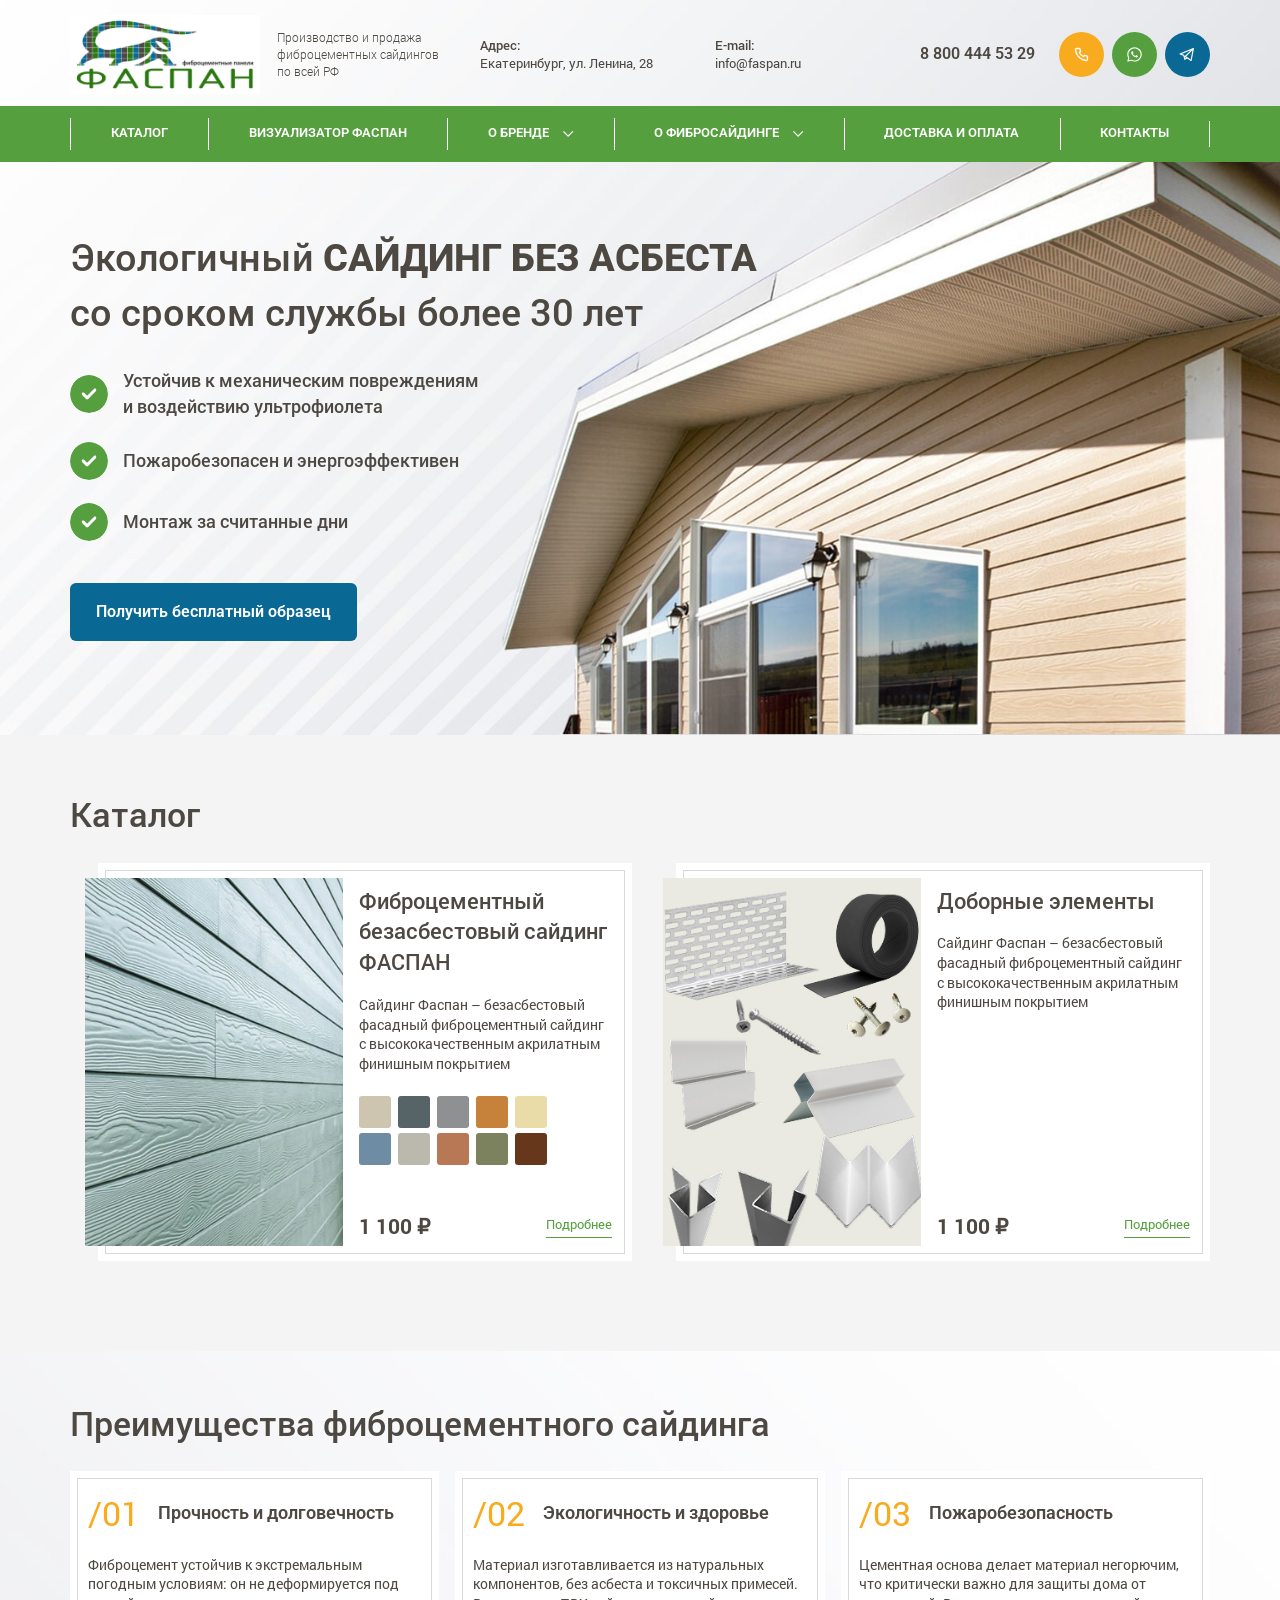
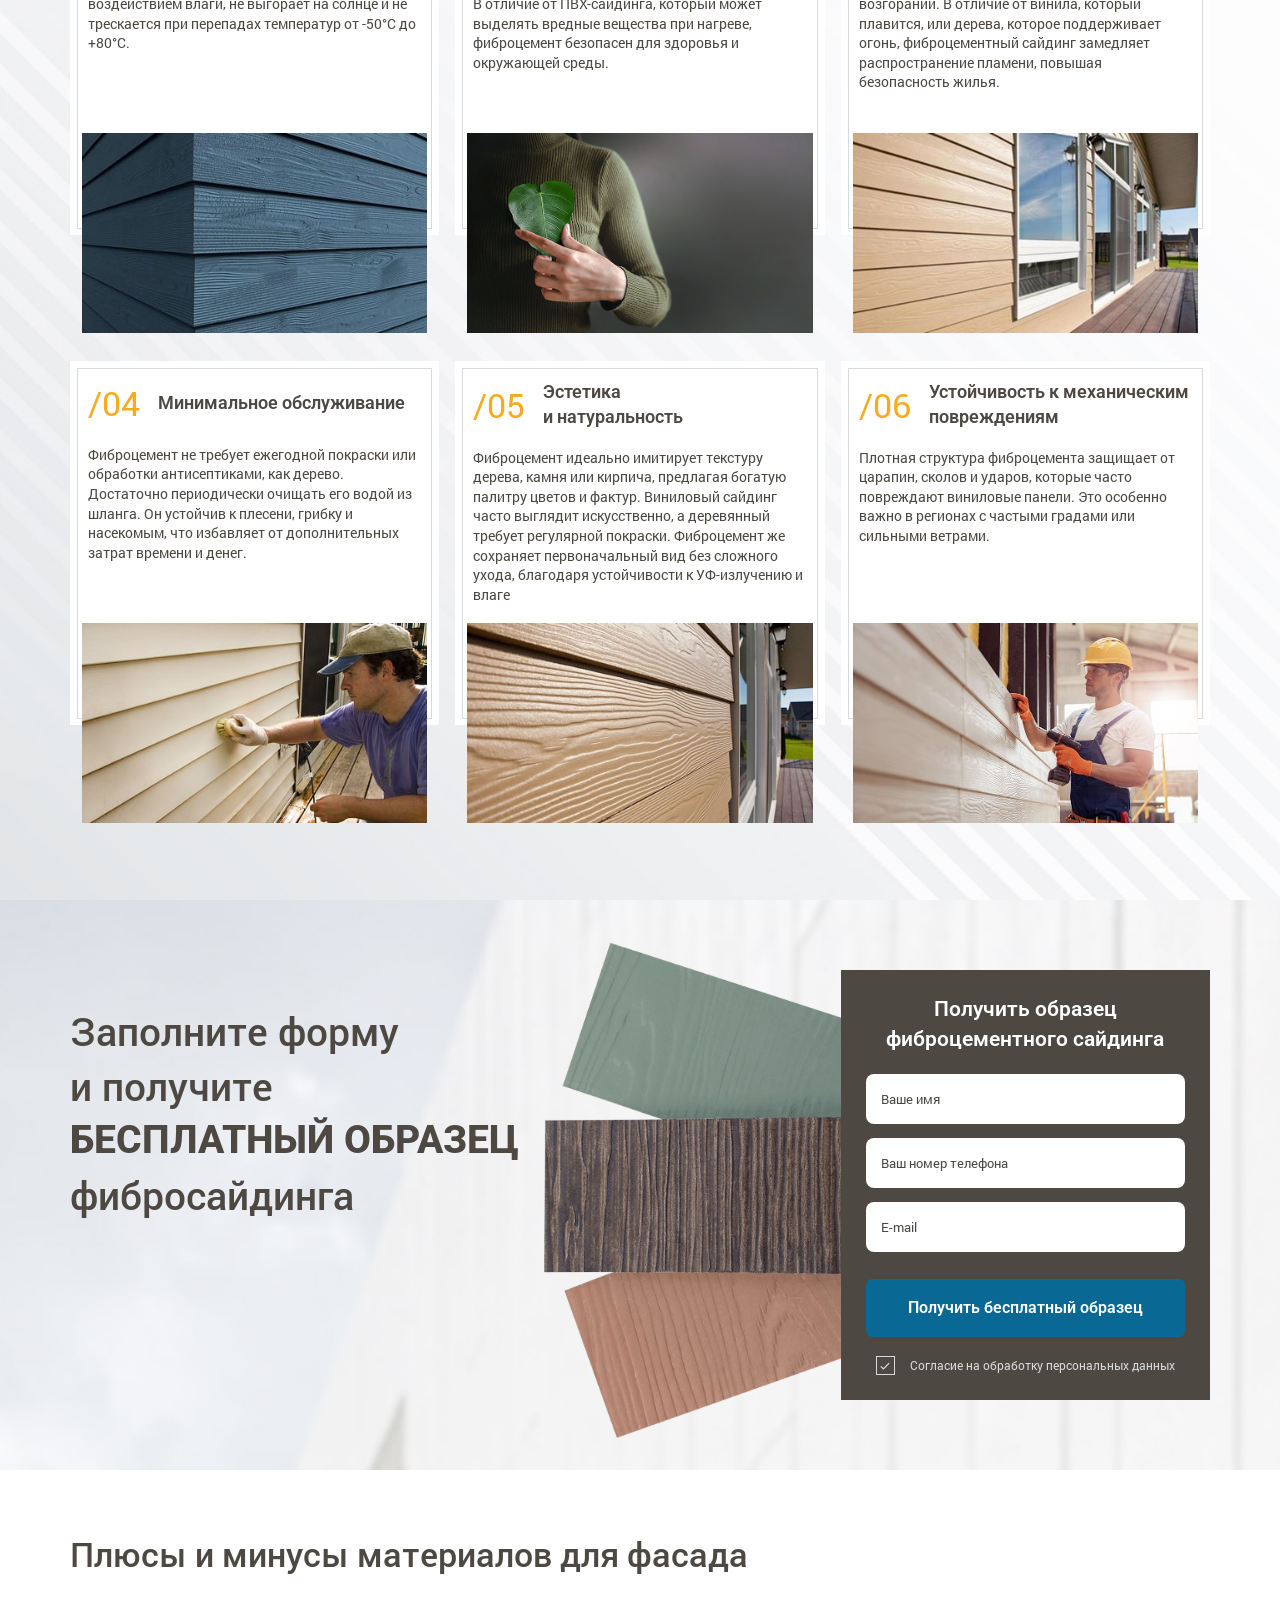
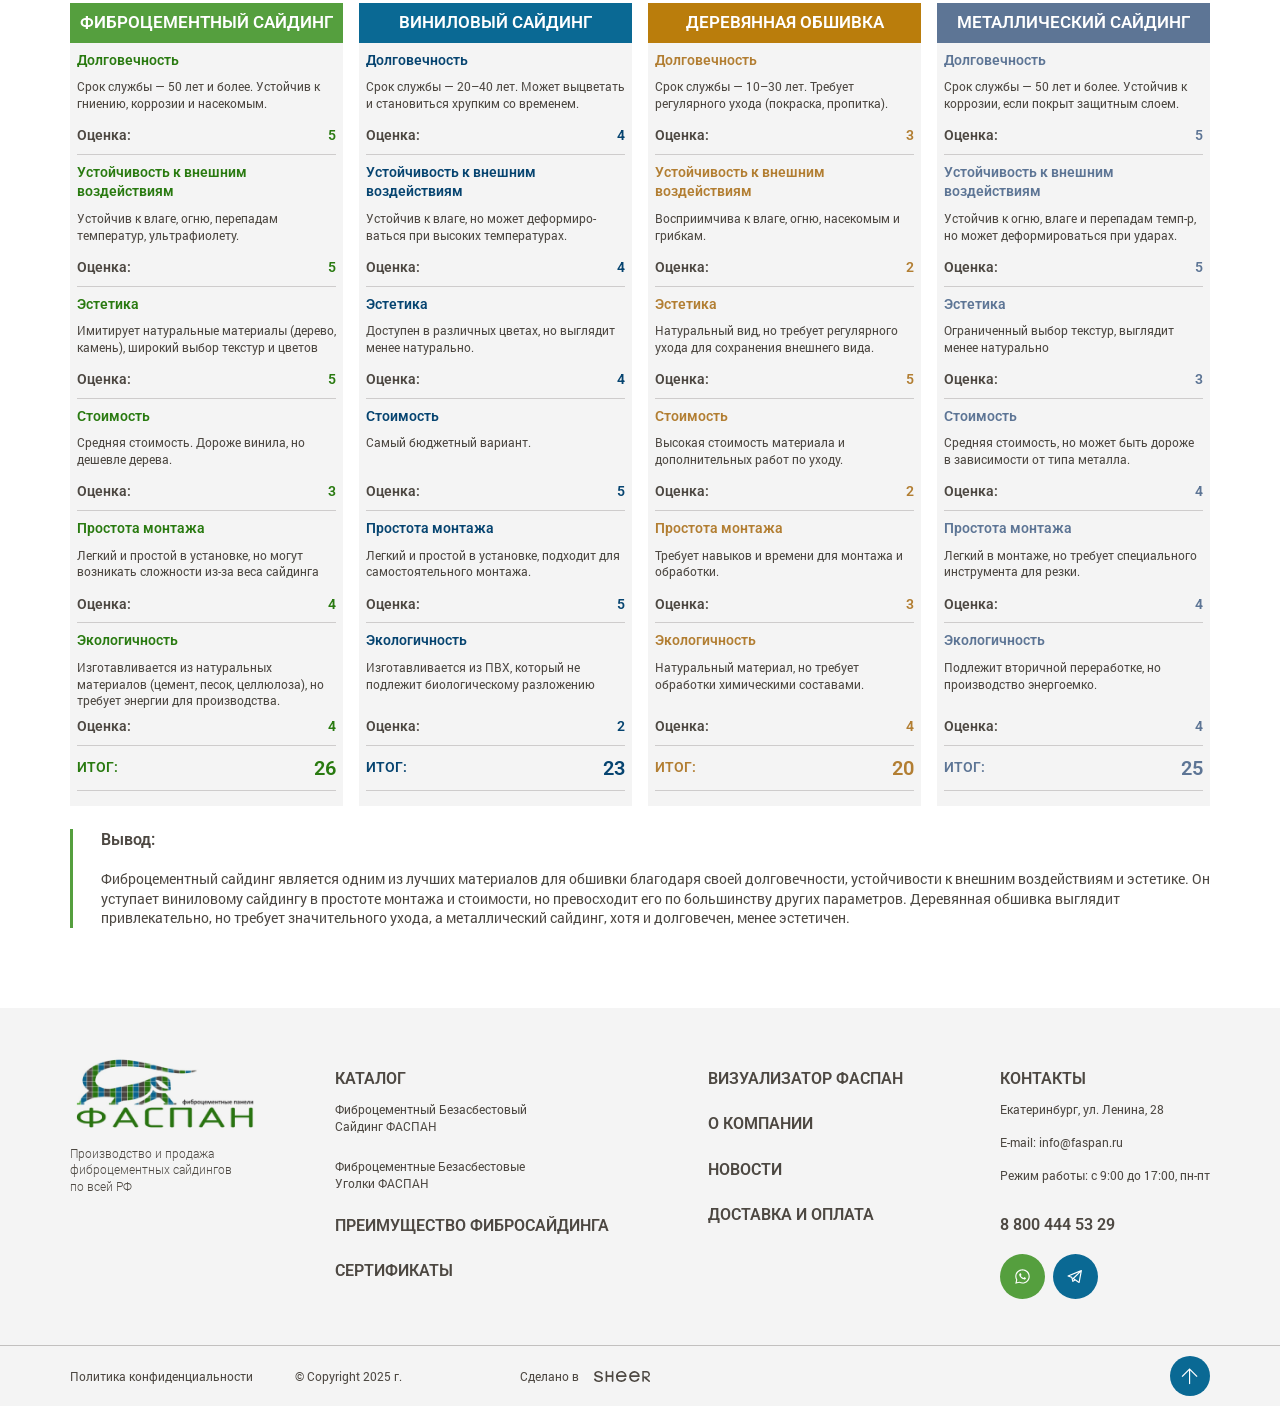
<file: index.html>
<!DOCTYPE html>
<!--[if lt IE 7]><html lang="ru" class="lt-ie9 lt-ie8 lt-ie7"><![endif]-->
<!--[if IE 7]><html lang="ru" class="lt-ie9 lt-ie8"><![endif]-->
<!--[if IE 8]><html lang="ru" class="lt-ie9"><![endif]-->
<!--[if gt IE 8]><!-->
<html lang="ru">
<!--<![endif]-->
<head>
	<meta charset="utf-8" />
	<title>Заголовок</title>
	<meta http-equiv="X-UA-Compatible" content="IE=edge" />
	<meta name="viewport" content="width=device-width, initial-scale=1, maximum-scale=1">
	<meta name="format-detection" content="telephone=no" />
	<link rel="shortcut icon" href="favicon.png" />
	<link rel="stylesheet" href="libs/bootstrap/bootstrap-grid.css" />
	<link rel="stylesheet" href="libs/fontawesome-free-5.12.0-web/css/all.min.css" />
	<link rel="stylesheet" href="libs/fancybox-master/dist/jquery.fancybox.min.css" />
	<link rel="stylesheet" href="libs/slick-1.5.9/slick/slick.css" />
	<link rel="stylesheet" href="css/fonts.css" />
	<link rel="stylesheet" href="css/main.css?ver=1.3" />
	<link rel="stylesheet" href="css/media.css?ver=1.3" />
</head> 
<body>

	<div class="wrapper">

		<header class="header default">
			<div class="container">
				<div class="header__wrapper">
					<span class='sandwich'>
						<span class='sw-topper'></span>
						<span class='sw-bottom'></span>
						<span class='sw-footer'></span>
					</span>
					<div class="logo-wrap">
						<a href="#" class="logo">
							<img src="img/logo.png" alt="alt">
						</a>
						<div class="logo-descr">Производство и продажа фиброцементных сайдингов по всей РФ</div>
					</div>
					<div class="header__info">
						<strong>Адрес:</strong> 
						<p>Екатеринбург, ул. Ленина, 28</p>
					</div>
					<div class="header__info">
						<strong>E-mail:</strong> 
						<p><a href="mailto:info@faspan.ru">info@faspan.ru</a></p>
					</div>
					<div class="header__contacts">
						<a href="tel:88004445329" class="phone-main">8 800 444 53 29</a>
						<ul class="socials-list">
							<li><a href="tel:88004445329"><img src="img/ic_phone.svg" alt="alt"></a></li>
							<li><a href="#" target="_blank"><img src="img/ic_wp.svg" alt="alt"></a></li>
							<li><a href="#" target="_blank"><img src="img/ic_tg.svg" alt="alt"></a></li>
						</ul>
					</div>
					<a href="tel:88004445329" class="phone-mob"><img src="img/ic_phone.svg" alt="alt"></a>
				</div>
			</div>
			<div class="header__bottom">
				<div class="container">
					<ul class="menu">
						<li><a href="#">каталог</a></li>
						<li><a href="#">визуализатор фаспан</a></li>
						<li class="menu__haschild">
							<a href="#">о бренде</a>
							<ul>
								<li><a href="#">о бренде</a></li>
								<li><a href="#">о бренде</a></li>
								<li><a href="#">о бренде</a></li>
								<li><a href="#">о бренде</a></li>
							</ul>
						</li>
						<li class="menu__haschild">
							<a href="#">о фибросайдинге</a>
							<ul>
								<li><a href="#">о фибросайдинге</a></li>
								<li><a href="#">о фибросайдинге</a></li>
								<li><a href="#">о фибросайдинге</a></li>
								<li><a href="#">о фибросайдинге</a></li>
							</ul>
						</li>
						<li><a href="#">доставка и оплата</a></li>
						<li><a href="#">контакты</a></li>
					</ul>
					<div class="show-mob">
						<div class="header__info">
							<strong>Адрес:</strong> 
							<p>Екатеринбург, ул. Ленина, 28</p>
						</div>
						<div class="header__info">
							<strong>E-mail:</strong> 
							<p><a href="mailto:info@faspan.ru">info@faspan.ru</a></p>
						</div>
						<div class="header__contacts">
							<a href="tel:88004445329" class="phone-main">8 800 444 53 29</a>
							<ul class="socials-list">
								<li><a href="tel:88004445329"><img src="img/ic_phone.svg" alt="alt"></a></li>
								<li><a href="#" target="_blank"><img src="img/ic_wp.svg" alt="alt"></a></li>
								<li><a href="#" target="_blank"><img src="img/ic_tg.svg" alt="alt"></a></li>
							</ul>
						</div>
					</div>
				</div>
			</div>
			<div class="menu-overlay"></div>
		</header>

		<section class="billbord">
			<div class="container">
				<h1 class="title-big">Экологичный <strong>сайдинг без асбеста</strong> со сроком службы более 30 лет</h1>
				<ul class="list-page">
					<li><p>Устойчив к механическим повреждениям и воздействию ультрофиолета</p></li>
					<li><p>Пожаробезопасен и энергоэффективен</p></li>
					<li><p>Монтаж за считанные дни</p></li>
				</ul>
				<a href="#" class="btn-main">Получить бесплатный образец</a>
				<div class="billbord-mob-image">
					<img src="img/billbord.png" alt="alt">
				</div>
			</div>
		</section>

		<section class="catalog">
			<div class="container">
				<h2 class="title-section">Каталог</h2>
				<div class="row row_main">
					<div class="col-lg-6">
						<div class="unit-catalog">
							<div class="row">
								<div class="col-md-6">
									<a href="#" class="unit-catalog__image">
										<img src="img/unit_catalog1.jpg" alt="alt">
									</a>
								</div>
								<div class="col-md-6">
									<div class="unit-catalog__content">
										<a href="#" class="unit-catalog__title">Фиброцементный безасбестовый сайдинг ФАСПАН</a>
										<p>Сайдинг Фаспан – безасбестовый фасадный фиброцементный сайдинг с высококачественным акрилатным финишным покрытием</p>
										<div class="colors-wrap">
											<div class="item-color" style="background: #cdc5b0;"></div>
											<div class="item-color" style="background: #566468;"></div>
											<div class="item-color" style="background: #8f9092;"></div>
											<div class="item-color" style="background: #c6823a;"></div>
											<div class="item-color" style="background: #e9dca9;"></div>
											<div class="item-color" style="background: #6e8ca4;"></div>
											<div class="item-color" style="background: #bbb9ae;"></div>
											<div class="item-color" style="background: #b97855;"></div>
											<div class="item-color" style="background: #7c825e;"></div>
											<div class="item-color" style="background: #66371b;"></div>
										</div>
										<div class="unit-catalog__bottom">
											<div class="price-main">1 100 ₽</div>
											<a href="#" class="link-page">Подробнее</a>
										</div>
									</div>
								</div>
							</div>
						</div>
					</div>
					<div class="col-lg-6">
						<div class="unit-catalog">
							<div class="row">
								<div class="col-md-6">
									<a href="#" class="unit-catalog__image">
										<img src="img/unit_catalog2.jpg" alt="alt">
									</a>
								</div>
								<div class="col-md-6">
									<div class="unit-catalog__content">
										<a href="#" class="unit-catalog__title">Доборные элементы</a>
										<p>Сайдинг Фаспан – безасбестовый фасадный фиброцементный сайдинг с высококачественным акрилатным финишным покрытием</p>
										<div class="unit-catalog__bottom">
											<div class="price-main">1 100 ₽</div>
											<a href="#" class="link-page">Подробнее</a>
										</div>
									</div>
								</div>
							</div>
						</div>
					</div>
				</div>
			</div>
		</section>

		<section class="advantages">
			<div class="container">
				<h2 class="title-section">Преимущества фиброцементного сайдинга</h2>
				<div class="row row_main">
					<div class="col-lg-4 col-md-6">
						<div class="item-advantage">
							<div class="item-advantage__content">
								<div class="item-advantage__head">
									<div class="item-advantage__title">Прочность и долговечность</div>
								</div>
								<p>Фиброцемент устойчив к экстремальным погодным условиям: он не деформируется под воздействием влаги, не выгорает на солнце и не трескается при перепадах температур от -50°C до +80°C.</p>
							</div>
							<div class="item-advantage__image">
								<img src="img/avd1.jpg" alt="alt">
							</div>
						</div>
					</div>
					<div class="col-lg-4 col-md-6">
						<div class="item-advantage">
							<div class="item-advantage__content">
								<div class="item-advantage__head">
									<div class="item-advantage__title">Экологичность и здоровье</div>
								</div>
								<p>Материал изготавливается из натуральных компонентов, без асбеста и токсичных примесей. В отличие от ПВХ-сайдинга, который может выделять вредные вещества при нагреве, фиброцемент безопасен для здоровья и окружающей среды.</p>
							</div>
							<div class="item-advantage__image">
								<img src="img/avd2.jpg" alt="alt">
							</div>
						</div>
					</div>
					<div class="col-lg-4 col-md-6">
						<div class="item-advantage">
							<div class="item-advantage__content">
								<div class="item-advantage__head">
									<div class="item-advantage__title">Пожаробезопасность</div>
								</div>
								<p>Цементная основа делает материал негорючим, что критически важно для защиты дома от возгораний. В отличие от винила, который плавится, или дерева, которое поддерживает огонь, фиброцементный сайдинг замедляет распространение пламени, повышая безопасность жилья.</p>
							</div>
							<div class="item-advantage__image">
								<img src="img/avd3.jpg" alt="alt">
							</div>
						</div>
					</div>
					<div class="col-lg-4 col-md-6">
						<div class="item-advantage">
							<div class="item-advantage__content">
								<div class="item-advantage__head">
									<div class="item-advantage__title">Минимальное обслуживание</div>
								</div>
								<p>Фиброцемент не требует ежегодной покраски или обработки антисептиками, как дерево. Достаточно периодически очищать его водой из шланга. Он устойчив к плесени, грибку и насекомым, что избавляет от дополнительных затрат времени и денег.</p>
							</div>
							<div class="item-advantage__image">
								<img src="img/avd4.jpg" alt="alt">
							</div>
						</div>
					</div>
					<div class="col-lg-4 col-md-6">
						<div class="item-advantage">
							<div class="item-advantage__content">
								<div class="item-advantage__head">
									<div class="item-advantage__title">Эстетика <br>и натуральность </div>
								</div>
								<p>Фиброцемент идеально имитирует текстуру дерева, камня или кирпича, предлагая богатую палитру цветов и фактур. Виниловый сайдинг часто выглядит искусственно, а деревянный требует регулярной покраски. Фиброцемент же сохраняет первоначальный вид без сложного ухода, благодаря устойчивости к УФ-излучению и влаге</p>
							</div>
							<div class="item-advantage__image">
								<img src="img/avd5.jpg" alt="alt">
							</div>
						</div>
					</div>
					<div class="col-lg-4 col-md-6">
						<div class="item-advantage">
							<div class="item-advantage__content">
								<div class="item-advantage__head">
									<div class="item-advantage__title">Устойчивость к механическим повреждениям</div>
								</div>
								<p>Плотная структура фиброцемента защищает от царапин, сколов и ударов, которые часто повреждают виниловые панели. Это особенно важно в регионах с частыми градами или сильными ветрами.</p>
							</div>
							<div class="item-advantage__image">
								<img src="img/avd6.jpg" alt="alt">
							</div>
						</div>
					</div>
				</div>
			</div>
		</section>

		<section class="consultation">
			<div class="container">
				<div class="row">
					<div class="col-lg-5">
						<h2 class="title-section">Заполните форму <br>и получите <strong>бесплатный образец</strong> фибросайдинга</h2>
					</div>
					<div class="col-lg-4 offset-lg-3">
						<div class="consultation__image">
							<img src="img/img_consultation.png" alt="alt">
						</div>
						<div class="form-page">
							<div class="title-form">Получить образец фиброцементного сайдинга</div>
							<form>
								<div class="item-form">
									<input type="text" placeholder="Ваше имя" required>
								</div>
								<div class="item-form">
									<input type="tel" placeholder="Ваш номер телефона" class="input-phone" inputmode="numeric" required>
								</div>
								<div class="item-form">
									<input type="email" placeholder="E-mail" required>
								</div>
								<input type="submit" class="btn-main" value="Получить бесплатный образец">
								<div class="checkbox">
									<label>
										<input type="checkbox" checked required/>
										<span>Согласие на обработку персональных данных</span>
									</label>
								</div>
							</form>
						</div>
					</div>
				</div>
			</div>
		</section>

		<section class="pros">
			<div class="container">
				<h2 class="title-section">Плюсы и минусы материалов для фасада</h2>
				<div class="row row_main">
					<div class="col-lg-3 col-md-6">
						<div class="unit-pros unit-pros_1">
							<div class="unit-pros__head">Фиброцементный сайдинг</div>
							<div class="unit-pros__content">
								<div class="unit-pros__item">
									<div class="unit-pros__title">Долговечность</div>
									<div class="unit-pros__text">
										<p>Срок службы — 50 лет и более. Устойчив к гниению, коррозии и насекомым.</p>
									</div>
									<div class="unit-pros__grade">Оценка: <span>5</span></div>
								</div>
								<div class="unit-pros__item">
									<div class="unit-pros__title">Устойчивость к внешним воздействиям</div>
									<div class="unit-pros__text">
										<p>Устойчив к влаге, огню, перепадам температур, ультрафиолету.</p>
									</div>
									<div class="unit-pros__grade">Оценка: <span>5</span></div>
								</div>
								<div class="unit-pros__item">
									<div class="unit-pros__title">Эстетика</div>
									<div class="unit-pros__text">
										<p>Имитирует натуральные материалы (дерево, камень), широкий выбор текстур и цветов</p>
									</div>
									<div class="unit-pros__grade">Оценка: <span>5</span></div>
								</div>
								<div class="unit-pros__item">
									<div class="unit-pros__title">Стоимость</div>
									<div class="unit-pros__text">
										<p>Средняя стоимость. Дороже винила, но дешевле дерева.</p>
									</div>
									<div class="unit-pros__grade">Оценка: <span>3</span></div>
								</div>
								<div class="unit-pros__item">
									<div class="unit-pros__title">Простота монтажа</div>
									<div class="unit-pros__text">
										<p>Легкий и простой в установке, но могут возникать сложности из-за веса сайдинга</p>
									</div>
									<div class="unit-pros__grade">Оценка: <span>4</span></div>
								</div>
								<div class="unit-pros__item">
									<div class="unit-pros__title">Экологичность</div>
									<div class="unit-pros__text">
										<p>Изготавливается из натуральных материалов (цемент, песок, целлюлоза), но требует энергии для производства.</p>
									</div>
									<div class="unit-pros__grade">Оценка: <span>4</span></div>
								</div>
								<div class="unit-pros__total">ИТОГ: <span>26</span></div>
							</div>
						</div>
					</div>
					<div class="col-lg-3 col-md-6">
						<div class="unit-pros unit-pros_2">
							<div class="unit-pros__head">Виниловый сайдинг</div>
							<div class="unit-pros__content">
								<div class="unit-pros__item">
									<div class="unit-pros__title">Долговечность</div>
									<div class="unit-pros__text">
										<p>Срок службы — 20–40 лет. Может выцветать и становиться хрупким со временем.</p>
									</div>
									<div class="unit-pros__grade">Оценка: <span>4</span></div>
								</div>
								<div class="unit-pros__item">
									<div class="unit-pros__title">Устойчивость к внешним воздействиям</div>
									<div class="unit-pros__text">
										<p>Устойчив к влаге, но может деформиро-ваться при высоких температурах.</p>
									</div>
									<div class="unit-pros__grade">Оценка: <span>4</span></div>
								</div>
								<div class="unit-pros__item">
									<div class="unit-pros__title">Эстетика</div>
									<div class="unit-pros__text">
										<p>Доступен в различных цветах, но выглядит менее натурально.</p>
									</div>
									<div class="unit-pros__grade">Оценка: <span>4</span></div>
								</div>
								<div class="unit-pros__item">
									<div class="unit-pros__title">Стоимость</div>
									<div class="unit-pros__text">
										<p>Самый бюджетный вариант.</p>
									</div>
									<div class="unit-pros__grade">Оценка: <span>5</span></div>
								</div>
								<div class="unit-pros__item">
									<div class="unit-pros__title">Простота монтажа</div>
									<div class="unit-pros__text">
										<p>Легкий и простой в установке, подходит для самостоятельного монтажа.</p>
									</div>
									<div class="unit-pros__grade">Оценка: <span>5</span></div>
								</div>
								<div class="unit-pros__item">
									<div class="unit-pros__title">Экологичность</div>
									<div class="unit-pros__text">
										<p>Изготавливается из ПВХ, который не подлежит биологическому разложению</p>
										<br>
									</div>
									<div class="unit-pros__grade">Оценка: <span>2</span></div>
								</div>
								<div class="unit-pros__total">ИТОГ: <span>23</span></div>
							</div>
						</div>
					</div>
					<div class="col-lg-3 col-md-6">
						<div class="unit-pros unit-pros_3">
							<div class="unit-pros__head">Деревянная обшивка</div>
							<div class="unit-pros__content">
								<div class="unit-pros__item">
									<div class="unit-pros__title">Долговечность</div>
									<div class="unit-pros__text">
										<p>Срок службы — 10–30 лет. Требует регулярного ухода (покраска, пропитка).</p>
									</div>
									<div class="unit-pros__grade">Оценка: <span>3</span></div>
								</div>
								<div class="unit-pros__item">
									<div class="unit-pros__title">Устойчивость к внешним воздействиям</div>
									<div class="unit-pros__text">
										<p>Восприимчива к влаге, огню, насекомым и грибкам.</p>
									</div>
									<div class="unit-pros__grade">Оценка: <span>2</span></div>
								</div>
								<div class="unit-pros__item">
									<div class="unit-pros__title">Эстетика</div>
									<div class="unit-pros__text">
										<p>Натуральный вид, но требует регулярного ухода для сохранения внешнего вида.</p>
									</div>
									<div class="unit-pros__grade">Оценка: <span>5</span></div>
								</div>
								<div class="unit-pros__item">
									<div class="unit-pros__title">Стоимость</div>
									<div class="unit-pros__text">
										<p>Высокая стоимость материала и дополнительных работ по уходу.</p>
									</div>
									<div class="unit-pros__grade">Оценка: <span>2</span></div>
								</div>
								<div class="unit-pros__item">
									<div class="unit-pros__title">Простота монтажа</div>
									<div class="unit-pros__text">
										<p>Требует навыков и времени для монтажа и обработки.</p>
									</div>
									<div class="unit-pros__grade">Оценка: <span>3</span></div>
								</div>
								<div class="unit-pros__item">
									<div class="unit-pros__title">Экологичность</div>
									<div class="unit-pros__text">
										<p>Натуральный материал, но требует обработки химическими составами.</p>
										<br>
									</div>
									<div class="unit-pros__grade">Оценка: <span>4</span></div>
								</div>
								<div class="unit-pros__total">ИТОГ: <span>20</span></div>
							</div>
						</div>
					</div>
					<div class="col-lg-3 col-md-6">
						<div class="unit-pros unit-pros_4">
							<div class="unit-pros__head">Металлический сайдинг</div>
							<div class="unit-pros__content">
								<div class="unit-pros__item">
									<div class="unit-pros__title">Долговечность</div>
									<div class="unit-pros__text">
										<p>Срок службы — 50 лет и более. Устойчив к коррозии, если покрыт защитным слоем.</p>
									</div>
									<div class="unit-pros__grade">Оценка: <span>5</span></div>
								</div>
								<div class="unit-pros__item">
									<div class="unit-pros__title">Устойчивость к внешним воздействиям</div>
									<div class="unit-pros__text">
										<p>Устойчив к огню, влаге и перепадам темп-р, но может деформироваться при ударах.</p>
									</div>
									<div class="unit-pros__grade">Оценка: <span>5</span></div>
								</div>
								<div class="unit-pros__item">
									<div class="unit-pros__title">Эстетика</div>
									<div class="unit-pros__text">
										<p>Ограниченный выбор текстур, выглядит менее натурально</p>
									</div>
									<div class="unit-pros__grade">Оценка: <span>3</span></div>
								</div>
								<div class="unit-pros__item">
									<div class="unit-pros__title">Стоимость</div>
									<div class="unit-pros__text">
										<p>Средняя стоимость, но может быть дороже в зависимости от типа металла.</p>
									</div>
									<div class="unit-pros__grade">Оценка: <span>4</span></div>
								</div>
								<div class="unit-pros__item">
									<div class="unit-pros__title">Простота монтажа</div>
									<div class="unit-pros__text">
										<p>Легкий в монтаже, но требует специального инструмента для резки.</p>
									</div>
									<div class="unit-pros__grade">Оценка: <span>4</span></div>
								</div>
								<div class="unit-pros__item">
									<div class="unit-pros__title">Экологичность</div>
									<div class="unit-pros__text">
										<p>Подлежит вторичной переработке, но производство энергоемко.</p>
										<br>
									</div>
									<div class="unit-pros__grade">Оценка: <span>4</span></div>
								</div>
								<div class="unit-pros__total">ИТОГ: <span>25</span></div>
							</div>
						</div>
					</div>
				</div>
				<div class="pros__conslusion">
					<div class="title-min">Вывод:</div>
					<p>Фиброцементный сайдинг является одним из лучших материалов для обшивки благодаря своей долговечности, устойчивости к внешним воздействиям и эстетике. Он уступает виниловому сайдингу в простоте монтажа и стоимости, но превосходит его по большинству других параметров. Деревянная обшивка выглядит привлекательно, но требует значительного ухода, а металлический сайдинг, хотя и долговечен, менее эстетичен.</p>
				</div>
			</div>
		</section>

		<footer class="footer">
			<div class="container">
				<div class="row">
					<div class="col-lg-3">
						<div class="footer__logo">
							<a href="#" class="logo">
								<img src="img/logo.png" alt="alt">
							</a>
							<div class="logo-descr">Производство и продажа фиброцементных сайдингов по всей РФ</div>
						</div>
					</div>
					<div class="col-lg-3">
						<div class="footer__column">
							<div class="footer__title">каталог  <i class="far fa-chevron-down"></i></div>
							<div class="footer__content">
								<ul class="footer__nav">
									<li><a href="#">Фиброцементный Безасбестовый <br>Cайдинг ФАСПАН</a></li>
									<li><a href="#">Фиброцементные Безасбестовые <br>Уголки ФАСПАН</a></li>
								</ul>
							</div>
							<ul class="footer__nav footer__nav_big">
								<li><a href="#">ПРЕИМУЩЕСТВО ФИБРОСАЙДИНГА</a></li>
								<li><a href="#">СЕРТИФИКАТЫ</a></li>
							</ul>
						</div>
					</div>
					<div class="col-lg-3">
						<div class="footer__column">
							<ul class="footer__nav footer__nav_big">
								<li><a href="#">ВИЗУАЛИЗАТОР ФАСПАН</a></li>
								<li><a href="#">О КОМПАНИИ</a></li>
								<li><a href="#">НОВОСТИ</a></li>
								<li><a href="#">ДОСТАВКА И ОПЛАТА</a></li>
							</ul>
						</div>
					</div>
					<div class="col-lg-3">
						<div class="footer__column">
							<div class="footer__info">
								<div class="footer__title">контакты  <i class="far fa-chevron-down"></i></div>
								<div class="footer__content">
									<div class="footer__contacts">
										<p>Екатеринбург, ул. Ленина, 28</p>
										<p>E-mail: <a href="mailto:info@faspan.ru">info@faspan.ru</a></p>
										<p>Режим работы: с 9:00 до 17:00, пн-пт</p>
									</div>
									<a href="tel:88004445329" class="phone-main">8 800 444 53 29</a>
									<ul class="socials-list">
										<li><a href="#" target="_blank"><img src="img/ic_wp.svg" alt="alt"></a></li>
										<li><a href="#" target="_blank"><img src="img/ic_tg.svg" alt="alt"></a></li>
									</ul>
								</div>
							</div>
						</div>
					</div>
				</div>
			</div>
			<div class="footer-bottom">
				<div class="container">
					<div class="row align-items-center">
						<div class="col-lg">
							<a href="#">Политика конфиденциальности </a>
						</div>
						<div class="col-lg">
							<div class="copyright">© Copyright  2025 г.</div>
						</div>
						<div class="col-lg">
							<div class="create">Сделано в <a href="#"><img src="img/copy.svg" alt="alt"></a></div>
						</div>
						<div class="col-lg-5">
							<a href="#" class="btn-top"><i class="fal fa-arrow-up"></i></a>
						</div>
					</div>
				</div>
			</div>
		</footer>
		
	</div>

	<!--[if lt IE 9]>
	<script src="libs/html5shiv/es5-shim.min.js"></script>
	<script src="libs/html5shiv/html5shiv.min.js"></script>
	<script src="libs/html5shiv/html5shiv-printshiv.min.js"></script>
	<script src="libs/respond/respond.min.js"></script>
	<![endif]-->
	<script src="libs/jquery/jquery-3.6.0.min.js"></script>
	<script src="libs/jquery-mousewheel/jquery.mousewheel.min.js"></script>
	<script src="libs/fancybox-master/dist/jquery.fancybox.min.js"></script>
	<script src="libs/slick-1.5.9/slick/slick.min.js"></script>
	<script src="libs/mask/jquery.maskedinput.js"></script>
	<script src="libs/jQueryFormStyler-master/jquery.formstyler.min.js"></script>
	<script src="js/common.js?ver=1.3"></script>
	<!-- Yandex.Metrika counter --><!-- /Yandex.Metrika counter -->
	<!-- Google Analytics counter --><!-- /Google Analytics counter -->
</body>
</html>
</file>
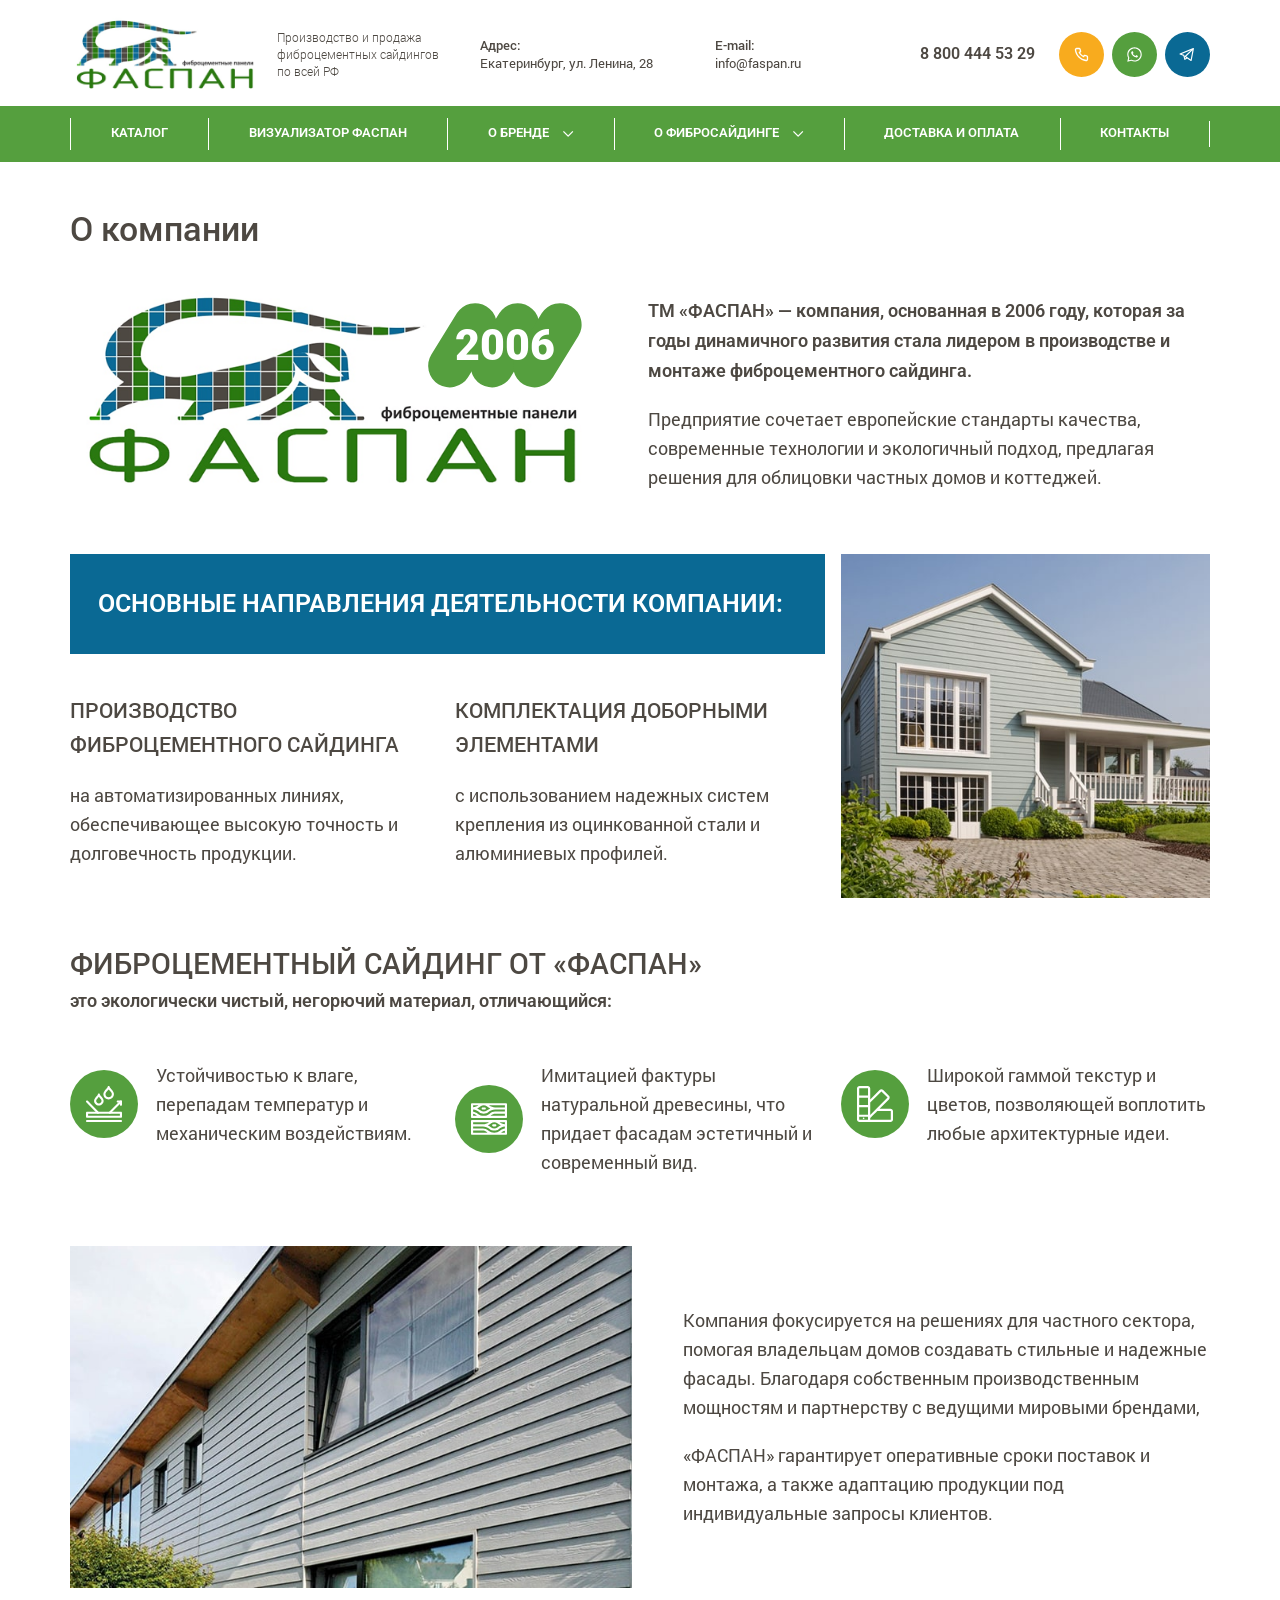
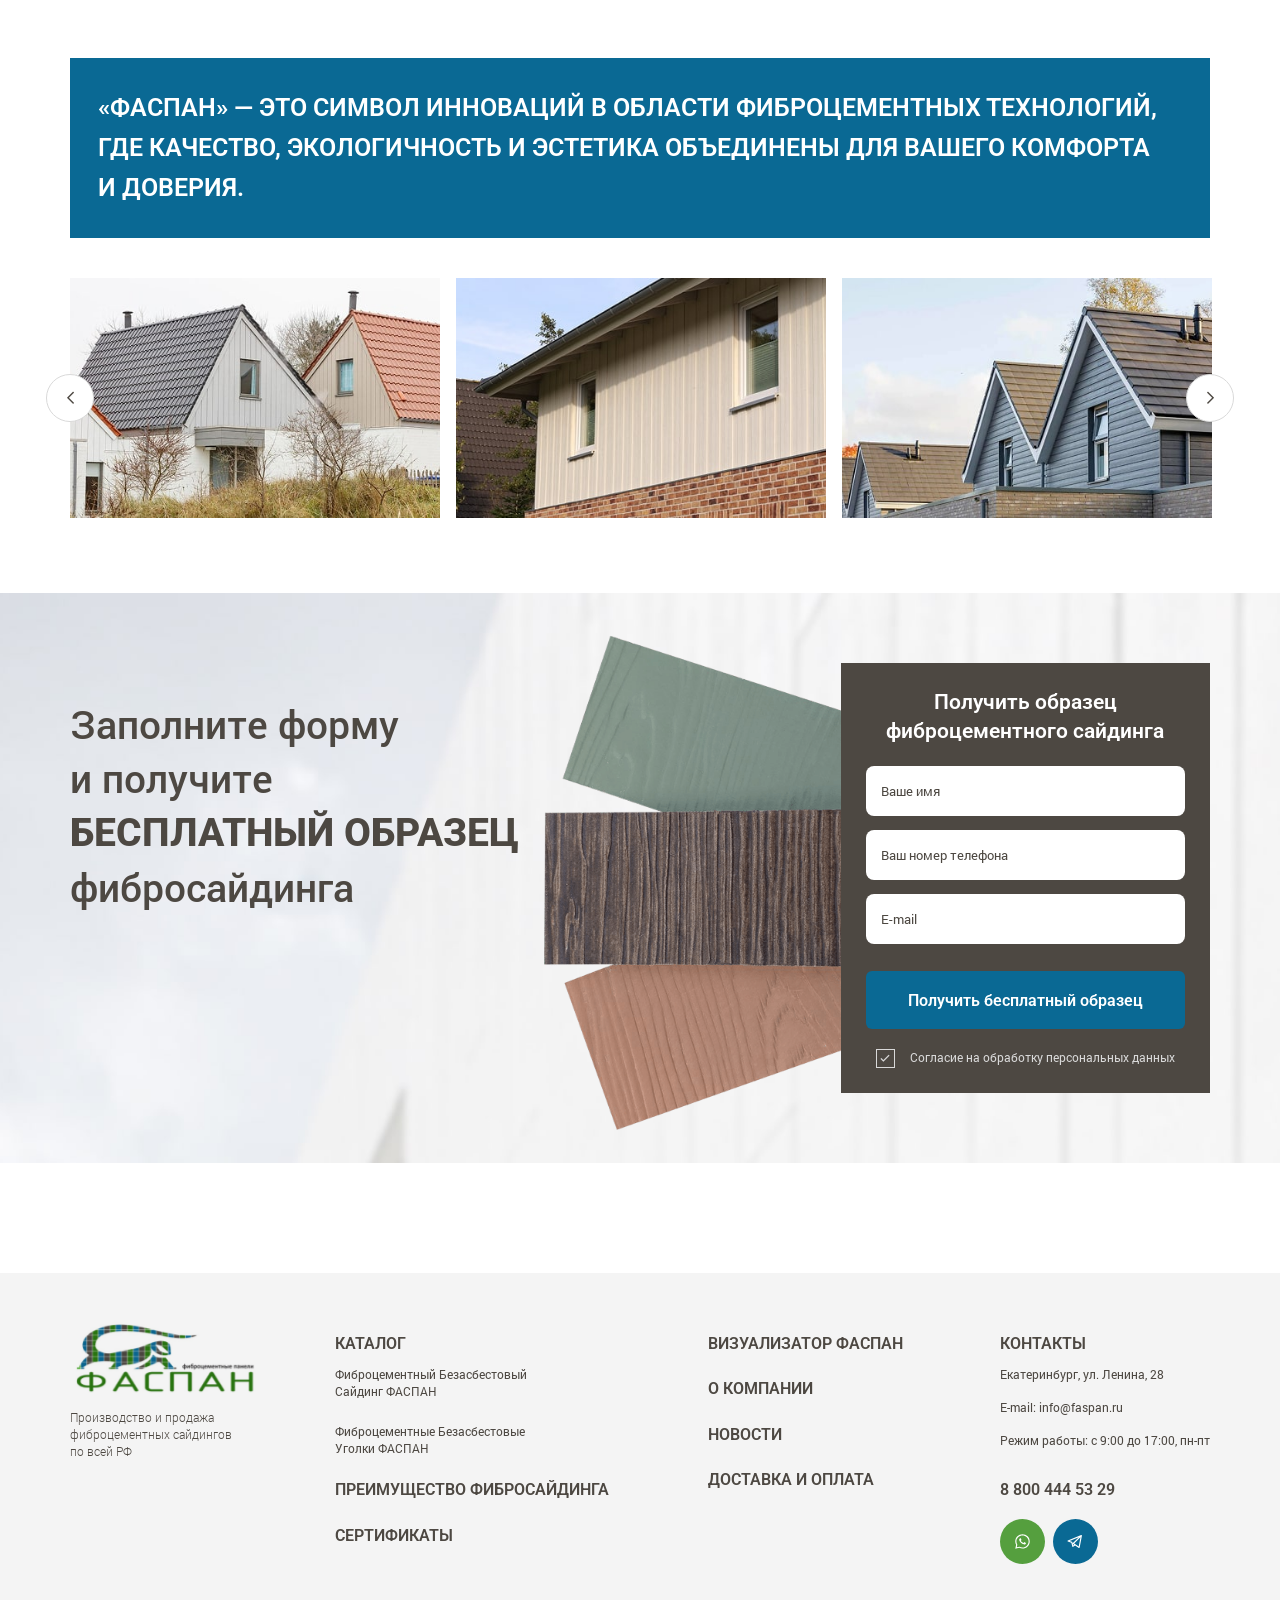
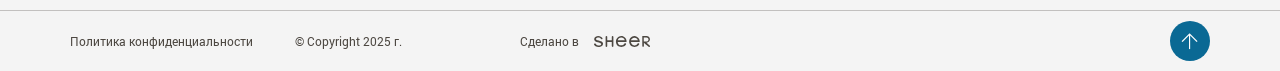
<file: about.html>
<!DOCTYPE html>
<!--[if lt IE 7]><html lang="ru" class="lt-ie9 lt-ie8 lt-ie7"><![endif]-->
<!--[if IE 7]><html lang="ru" class="lt-ie9 lt-ie8"><![endif]-->
<!--[if IE 8]><html lang="ru" class="lt-ie9"><![endif]-->
<!--[if gt IE 8]><!-->
<html lang="ru">
<!--<![endif]-->
<head>
	<meta charset="utf-8" />
	<title>Заголовок</title>
	<meta http-equiv="X-UA-Compatible" content="IE=edge" />
	<meta name="viewport" content="width=device-width, initial-scale=1, maximum-scale=1">
	<meta name="format-detection" content="telephone=no" />
	<link rel="shortcut icon" href="favicon.png" />
	<link rel="stylesheet" href="libs/bootstrap/bootstrap-grid.css" />
	<link rel="stylesheet" href="libs/fontawesome-free-5.12.0-web/css/all.min.css" />
	<link rel="stylesheet" href="libs/fancybox-master/dist/jquery.fancybox.min.css" />
	<link rel="stylesheet" href="libs/slick-1.5.9/slick/slick.css" />
	<link rel="stylesheet" href="css/fonts.css" />
	<link rel="stylesheet" href="css/main.css?ver=1.1" />
	<link rel="stylesheet" href="css/media.css?ver=1.1" />
</head>
<body>

	<div class="wrapper wrapper_page">

		<header class="header default">
			<div class="container">
				<div class="header__wrapper">
					<span class='sandwich'>
						<span class='sw-topper'></span>
						<span class='sw-bottom'></span>
						<span class='sw-footer'></span>
					</span>
					<div class="logo-wrap">
						<a href="#" class="logo">
							<img src="img/logo.png" alt="alt">
						</a>
						<div class="logo-descr">Производство и продажа фиброцементных сайдингов по всей РФ</div>
					</div>
					<div class="header__info">
						<strong>Адрес:</strong> 
						<p>Екатеринбург, ул. Ленина, 28</p>
					</div>
					<div class="header__info">
						<strong>E-mail:</strong> 
						<p><a href="mailto:info@faspan.ru">info@faspan.ru</a></p>
					</div>
					<div class="header__contacts">
						<a href="tel:88004445329" class="phone-main">8 800 444 53 29</a>
						<ul class="socials-list">
							<li><a href="tel:88004445329"><img src="img/ic_phone.svg" alt="alt"></a></li>
							<li><a href="#" target="_blank"><img src="img/ic_wp.svg" alt="alt"></a></li>
							<li><a href="#" target="_blank"><img src="img/ic_tg.svg" alt="alt"></a></li>
						</ul>
					</div>
					<a href="tel:88004445329" class="phone-mob"><img src="img/ic_phone.svg" alt="alt"></a>
				</div>
			</div>
			<div class="header__bottom">
				<div class="container">
					<ul class="menu">
						<li><a href="#">каталог</a></li>
						<li><a href="#">визуализатор фаспан</a></li>
						<li class="menu__haschild">
							<a href="#">о бренде</a>
							<ul>
								<li><a href="#">о бренде</a></li>
								<li><a href="#">о бренде</a></li>
								<li><a href="#">о бренде</a></li>
								<li><a href="#">о бренде</a></li>
							</ul>
						</li>
						<li class="menu__haschild">
							<a href="#">о фибросайдинге</a>
							<ul>
								<li><a href="#">о фибросайдинге</a></li>
								<li><a href="#">о фибросайдинге</a></li>
								<li><a href="#">о фибросайдинге</a></li>
								<li><a href="#">о фибросайдинге</a></li>
							</ul>
						</li>
						<li><a href="#">доставка и оплата</a></li>
						<li><a href="#">контакты</a></li>
					</ul>
					<div class="show-mob">
						<div class="header__info">
							<strong>Адрес:</strong> 
							<p>Екатеринбург, ул. Ленина, 28</p>
						</div>
						<div class="header__info">
							<strong>E-mail:</strong> 
							<p><a href="mailto:info@faspan.ru">info@faspan.ru</a></p>
						</div>
						<div class="header__contacts">
							<a href="tel:88004445329" class="phone-main">8 800 444 53 29</a>
							<ul class="socials-list">
								<li><a href="tel:88004445329"><img src="img/ic_phone.svg" alt="alt"></a></li>
								<li><a href="#" target="_blank"><img src="img/ic_wp.svg" alt="alt"></a></li>
								<li><a href="#" target="_blank"><img src="img/ic_tg.svg" alt="alt"></a></li>
							</ul>
						</div>
					</div>
				</div>
			</div>
			<div class="menu-overlay"></div>
		</header>

		<section class="page-about">
			<div class="container">
				<h1 class="title-section">О компании</h1>
				<div class="about-top">
					<div class="row align-items-center">
						<div class="col-lg-6">
							<div class="about-logo">
								<img src="img/about_logo.png" alt="alt">
								<div class="about-logo__value">2006</div>
							</div>
						</div>
						<div class="col-lg-6">
							<div class="text-page">
								<p><strong>ТМ «ФАСПАН» — компания, основанная в 2006 году, которая за годы динамичного развития стала лидером в производстве и монтаже фиброцементного сайдинга.</strong></p>
								<p>Предприятие сочетает европейские стандарты качества, современные технологии и экологичный подход, предлагая решения для облицовки частных домов и коттеджей.</p>
							</div>
						</div>
					</div>
				</div>
				<div class="about-main">
					<div class="row">
						<div class="col-lg-8">
							<div class="head-block">Основные направления деятельности компании:</div>
							<div class="row">
								<div class="col-md-6">
									<div class="about-main__item">
										<div class="title-middle">Производство фиброцементного сайдинга </div>	
										<p>на автоматизированных линиях, обеспечивающее высокую точность и долговечность продукции.</p>
									</div>
								</div>
								<div class="col-md-6">
									<div class="about-main__item">
										<div class="title-middle">комплектация доборными элементами</div>	
										<p>с использованием надежных систем крепления из оцинкованной стали и алюминиевых профилей.</p>
									</div>
								</div>
							</div>
						</div>
						<div class="col-lg-4">
							<div class="image-page">
								<img src="img/about1.jpg" alt="alt">
							</div>
						</div>
					</div>
				</div>
				<div class="about-bottom">
					<h3 class="title-main">Фиброцементный сайдинг от «ФАСПАН»</h3>
					<p><strong>это экологически чистый, негорючий материал, отличающийся:</strong></p>
					<div class="row">
						<div class="col-lg-4">
							<div class="item-about">
								<div class="icon-page">
									<img src="img/ic_about1.svg" alt="alt">
								</div>
								<p>Устойчивостью к влаге, перепадам температур и механическим воздействиям.</p>
							</div>
						</div>
						<div class="col-lg-4">
							<div class="item-about">
								<div class="icon-page">
									<img src="img/ic_about2.svg" alt="alt">
								</div>
								<p>Имитацией фактуры натуральной древесины, что придает фасадам эстетичный и современный вид.</p>
							</div>
						</div>
						<div class="col-lg-4">
							<div class="item-about">
								<div class="icon-page">
									<img src="img/ic_about3.svg" alt="alt">
								</div>
								<p>Широкой гаммой текстур и цветов, позволяющей воплотить любые архитектурные идеи.</p>
							</div>
						</div>
					</div>
				</div>
				<div class="about-info">
					<div class="row align-items-center">
						<div class="col-lg-6">
							<div class="image-page">
								<img src="img/about2.jpg" alt="alt">
							</div>
						</div>
						<div class="col-lg-6">
							<div class="text-page">
								<p>Компания фокусируется на решениях для частного сектора, помогая владельцам домов создавать стильные и надежные фасады. Благодаря собственным производственным мощностям и партнерству с ведущими мировыми брендами,</p>
								<p>«ФАСПАН» гарантирует оперативные сроки поставок и монтажа, а также адаптацию продукции под индивидуальные запросы клиентов.</p>
							</div>
						</div>
					</div>
				</div>
				<div class="about-gallery">
					<div class="head-block">«ФАСПАН» — это символ инноваций в области фиброцементных технологий, где качество, экологичность и эстетика объединены для вашего комфорта и доверия.</div>
					<div class="slider-gallery">
						<div>
							<a href="img/slide_gallery1.jpg" class="slider-gallery__item fancybox" data-fancybox="gallery">
								<img src="img/slide_gallery1.jpg" alt="alt">
							</a>
						</div>
						<div>
							<a href="img/slide_gallery2.jpg" class="slider-gallery__item fancybox" data-fancybox="gallery">
								<img src="img/slide_gallery2.jpg" alt="alt">
							</a>
						</div>
						<div>
							<a href="img/slide_gallery3.jpg" class="slider-gallery__item fancybox" data-fancybox="gallery">
								<img src="img/slide_gallery3.jpg" alt="alt">
							</a>
						</div>
						<div>
							<a href="img/slide_gallery1.jpg" class="slider-gallery__item fancybox" data-fancybox="gallery">
								<img src="img/slide_gallery1.jpg" alt="alt">
							</a>
						</div>
						<div>
							<a href="img/slide_gallery2.jpg" class="slider-gallery__item fancybox" data-fancybox="gallery">
								<img src="img/slide_gallery2.jpg" alt="alt">
							</a>
						</div>
						<div>
							<a href="img/slide_gallery3.jpg" class="slider-gallery__item fancybox" data-fancybox="gallery">
								<img src="img/slide_gallery3.jpg" alt="alt">
							</a>
						</div>
					</div>
				</div>
			</div>
		</section>

		<section class="consultation">
			<div class="container">
				<div class="row">
					<div class="col-lg-5">
						<h2 class="title-section">Заполните форму <br>и получите <strong>бесплатный образец</strong> фибросайдинга</h2>
					</div>
					<div class="col-lg-4 offset-lg-3">
						<div class="consultation__image">
							<img src="img/img_consultation.png" alt="alt">
						</div>
						<div class="form-page">
							<div class="title-form">Получить образец фиброцементного сайдинга</div>
							<form>
								<div class="item-form">
									<input type="text" placeholder="Ваше имя" required>
								</div>
								<div class="item-form">
									<input type="tel" placeholder="Ваш номер телефона" class="input-phone" inputmode="numeric" required>
								</div>
								<div class="item-form">
									<input type="email" placeholder="E-mail" required>
								</div>
								<input types="submit" class="btn-main" value="Получить бесплатный образец">
								<div class="checkbox">
									<label>
										<input type="checkbox" checked required/>
										<span>Согласие на обработку персональных данных</span>
									</label>
								</div>
							</form>
						</div>
					</div>
				</div>
			</div>
		</section>

		<footer class="footer">
			<div class="container">
				<div class="row">
					<div class="col-lg-3">
						<div class="footer__logo">
							<a href="#" class="logo">
								<img src="img/logo.png" alt="alt">
							</a>
							<div class="logo-descr">Производство и продажа фиброцементных сайдингов по всей РФ</div>
						</div>
					</div>
					<div class="col-lg-3">
						<div class="footer__column">
							<div class="footer__title">каталог  <i class="far fa-chevron-down"></i></div>
							<div class="footer__content">
								<ul class="footer__nav">
									<li><a href="#">Фиброцементный Безасбестовый <br>Cайдинг ФАСПАН</a></li>
									<li><a href="#">Фиброцементные Безасбестовые <br>Уголки ФАСПАН</a></li>
								</ul>
							</div>
							<ul class="footer__nav footer__nav_big">
								<li><a href="#">ПРЕИМУЩЕСТВО ФИБРОСАЙДИНГА</a></li>
								<li><a href="#">СЕРТИФИКАТЫ</a></li>
							</ul>
						</div>
					</div>
					<div class="col-lg-3">
						<div class="footer__column">
							<ul class="footer__nav footer__nav_big">
								<li><a href="#">ВИЗУАЛИЗАТОР ФАСПАН</a></li>
								<li><a href="#">О КОМПАНИИ</a></li>
								<li><a href="#">НОВОСТИ</a></li>
								<li><a href="#">ДОСТАВКА И ОПЛАТА</a></li>
							</ul>
						</div>
					</div>
					<div class="col-lg-3">
						<div class="footer__column">
							<div class="footer__info">
								<div class="footer__title">контакты  <i class="far fa-chevron-down"></i></div>
								<div class="footer__content">
									<div class="footer__contacts">
										<p>Екатеринбург, ул. Ленина, 28</p>
										<p>E-mail: <a href="mailto:info@faspan.ru">info@faspan.ru</a></p>
										<p>Режим работы: с 9:00 до 17:00, пн-пт</p>
									</div>
									<a href="tel:88004445329" class="phone-main">8 800 444 53 29</a>
									<ul class="socials-list">
										<li><a href="#" target="_blank"><img src="img/ic_wp.svg" alt="alt"></a></li>
										<li><a href="#" target="_blank"><img src="img/ic_tg.svg" alt="alt"></a></li>
									</ul>
								</div>
							</div>
						</div>
					</div>
				</div>
			</div>
			<div class="footer-bottom">
				<div class="container">
					<div class="row align-items-center">
						<div class="col-lg">
							<a href="#">Политика конфиденциальности </a>
						</div>
						<div class="col-lg">
							<div class="copyright">© Copyright  2025 г.</div>
						</div>
						<div class="col-lg">
							<div class="create">Сделано в <a href="#"><img src="img/copy.svg" alt="alt"></a></div>
						</div>
						<div class="col-lg-5">
							<a href="#" class="btn-top"><i class="fal fa-arrow-up"></i></a>
						</div>
					</div>
				</div>
			</div>
		</footer>
		
	</div>

	<!--[if lt IE 9]>
	<script src="libs/html5shiv/es5-shim.min.js"></script>
	<script src="libs/html5shiv/html5shiv.min.js"></script>
	<script src="libs/html5shiv/html5shiv-printshiv.min.js"></script>
	<script src="libs/respond/respond.min.js"></script>
	<![endif]-->
	<script src="libs/jquery/jquery-3.6.0.min.js"></script>
	<script src="libs/jquery-mousewheel/jquery.mousewheel.min.js"></script>
	<script src="libs/fancybox-master/dist/jquery.fancybox.min.js"></script>
	<script src="libs/slick-1.5.9/slick/slick.min.js"></script>
	<script src="libs/mask/jquery.maskedinput.js"></script>
	<script src="libs/jQueryFormStyler-master/jquery.formstyler.min.js"></script>
	<script src="js/common.js?ver=1.1"></script>
	<!-- Yandex.Metrika counter --><!-- /Yandex.Metrika counter -->
	<!-- Google Analytics counter --><!-- /Google Analytics counter -->
</body>
</html>
</file>
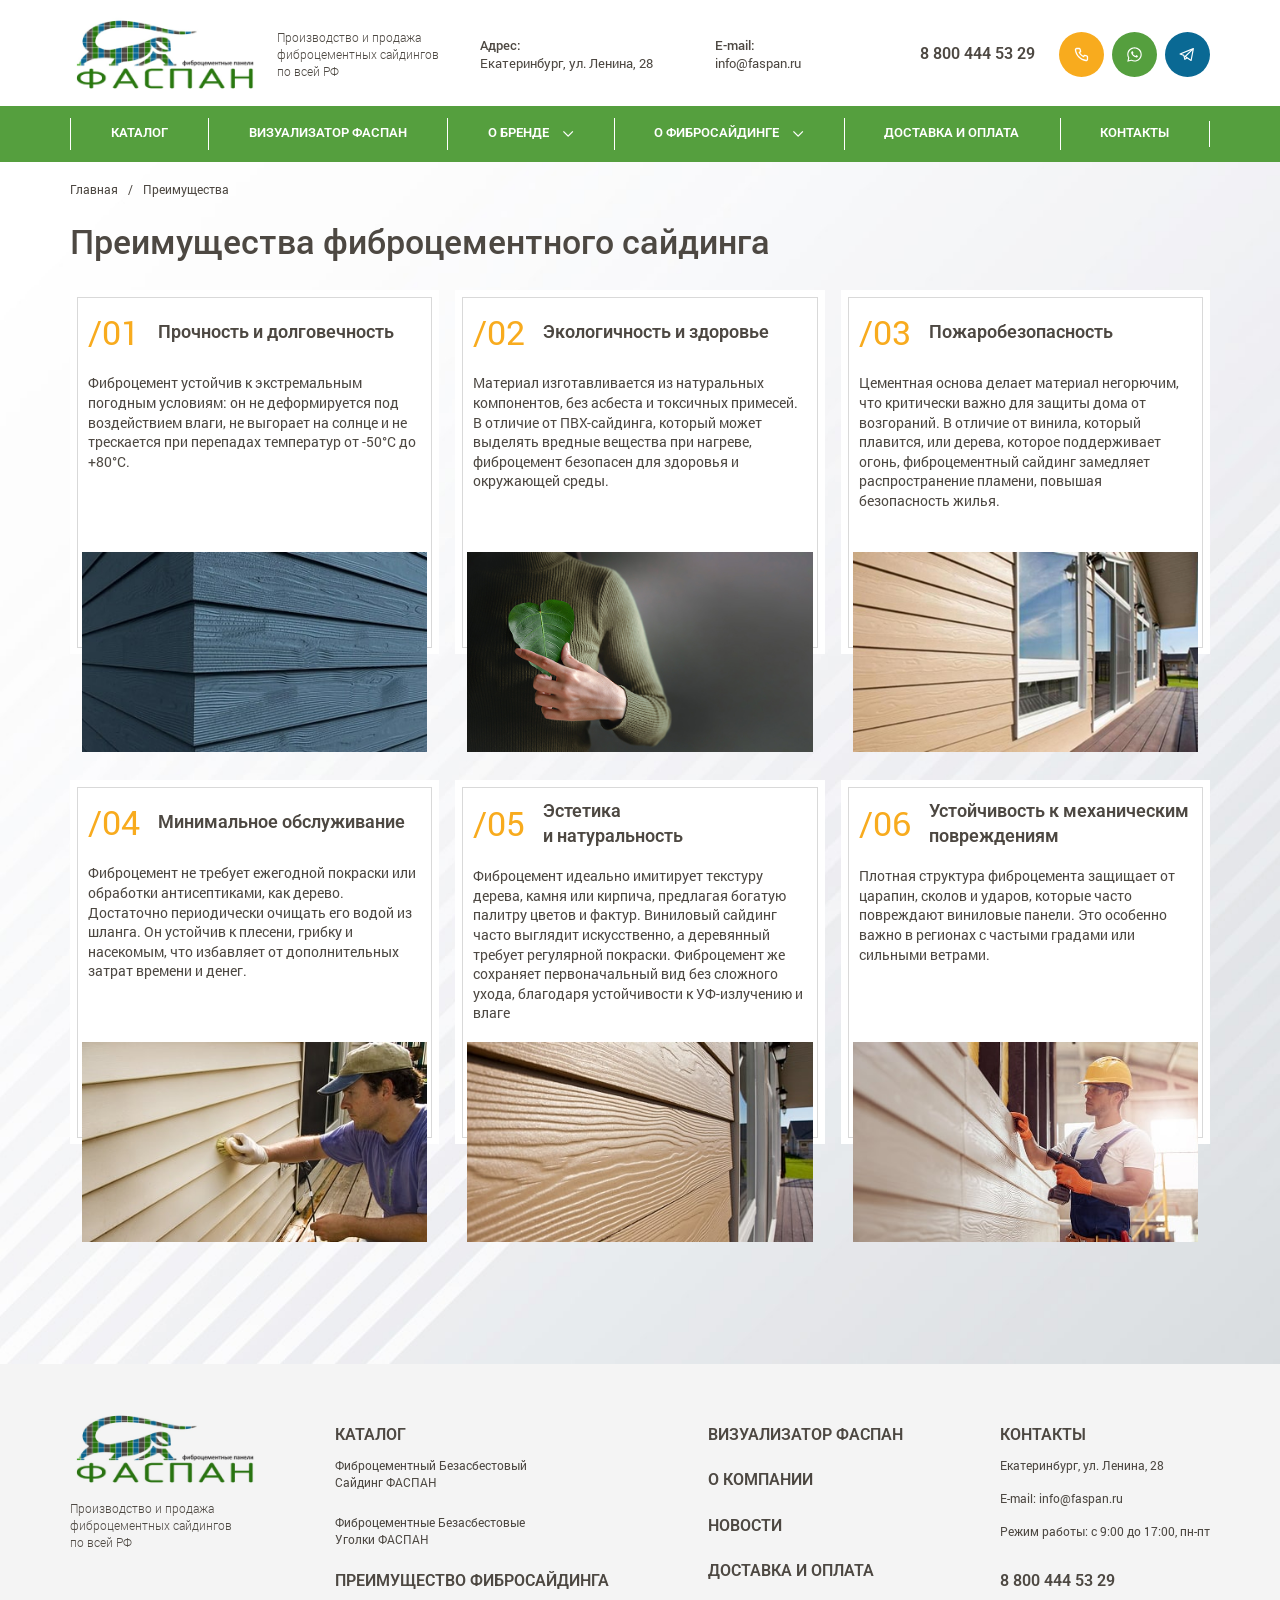
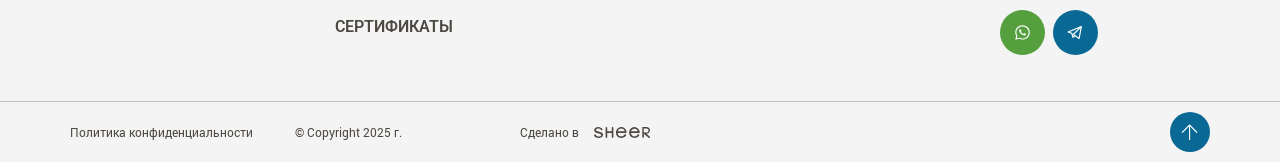
<file: advantages.html>
<!DOCTYPE html>
<!--[if lt IE 7]><html lang="ru" class="lt-ie9 lt-ie8 lt-ie7"><![endif]-->
<!--[if IE 7]><html lang="ru" class="lt-ie9 lt-ie8"><![endif]-->
<!--[if IE 8]><html lang="ru" class="lt-ie9"><![endif]-->
<!--[if gt IE 8]><!-->
<html lang="ru">
<!--<![endif]-->
<head>
	<meta charset="utf-8" />
	<title>Заголовок</title>
	<meta http-equiv="X-UA-Compatible" content="IE=edge" />
	<meta name="viewport" content="width=device-width, initial-scale=1, maximum-scale=1">
	<meta name="format-detection" content="telephone=no" />
	<link rel="shortcut icon" href="favicon.png" />
	<link rel="stylesheet" href="libs/bootstrap/bootstrap-grid.css" />
	<link rel="stylesheet" href="libs/fontawesome-free-5.12.0-web/css/all.min.css" />
	<link rel="stylesheet" href="libs/fancybox-master/dist/jquery.fancybox.min.css" />
	<link rel="stylesheet" href="libs/slick-1.5.9/slick/slick.css" />
	<link rel="stylesheet" href="css/fonts.css" />
	<link rel="stylesheet" href="css/main.css?ver=1.3" />
	<link rel="stylesheet" href="css/media.css?ver=1.3" />
</head>
<body>

	<div class="wrapper wrapper_page">

		<header class="header default">
			<div class="container">
				<div class="header__wrapper">
					<span class='sandwich'>
						<span class='sw-topper'></span>
						<span class='sw-bottom'></span>
						<span class='sw-footer'></span>
					</span>
					<div class="logo-wrap">
						<a href="#" class="logo">
							<img src="img/logo.png" alt="alt">
						</a>
						<div class="logo-descr">Производство и продажа фиброцементных сайдингов по всей РФ</div>
					</div>
					<div class="header__info">
						<strong>Адрес:</strong> 
						<p>Екатеринбург, ул. Ленина, 28</p>
					</div>
					<div class="header__info">
						<strong>E-mail:</strong> 
						<p><a href="mailto:info@faspan.ru">info@faspan.ru</a></p>
					</div>
					<div class="header__contacts">
						<a href="tel:88004445329" class="phone-main">8 800 444 53 29</a>
						<ul class="socials-list">
							<li><a href="tel:88004445329"><img src="img/ic_phone.svg" alt="alt"></a></li>
							<li><a href="#" target="_blank"><img src="img/ic_wp.svg" alt="alt"></a></li>
							<li><a href="#" target="_blank"><img src="img/ic_tg.svg" alt="alt"></a></li>
						</ul>
					</div>
					<a href="tel:88004445329" class="phone-mob"><img src="img/ic_phone.svg" alt="alt"></a>
				</div>
			</div>
			<div class="header__bottom">
				<div class="container">
					<ul class="menu">
						<li><a href="#">каталог</a></li>
						<li><a href="#">визуализатор фаспан</a></li>
						<li class="menu__haschild">
							<a href="#">о бренде</a>
							<ul>
								<li><a href="#">о бренде</a></li>
								<li><a href="#">о бренде</a></li>
								<li><a href="#">о бренде</a></li>
								<li><a href="#">о бренде</a></li>
							</ul>
						</li>
						<li class="menu__haschild">
							<a href="#">о фибросайдинге</a>
							<ul>
								<li><a href="#">о фибросайдинге</a></li>
								<li><a href="#">о фибросайдинге</a></li>
								<li><a href="#">о фибросайдинге</a></li>
								<li><a href="#">о фибросайдинге</a></li>
							</ul>
						</li>
						<li><a href="#">доставка и оплата</a></li>
						<li><a href="#">контакты</a></li>
					</ul>
					<div class="show-mob">
						<div class="header__info">
							<strong>Адрес:</strong> 
							<p>Екатеринбург, ул. Ленина, 28</p>
						</div>
						<div class="header__info">
							<strong>E-mail:</strong> 
							<p><a href="mailto:info@faspan.ru">info@faspan.ru</a></p>
						</div>
						<div class="header__contacts">
							<a href="tel:88004445329" class="phone-main">8 800 444 53 29</a>
							<ul class="socials-list">
								<li><a href="tel:88004445329"><img src="img/ic_phone.svg" alt="alt"></a></li>
								<li><a href="#" target="_blank"><img src="img/ic_wp.svg" alt="alt"></a></li>
								<li><a href="#" target="_blank"><img src="img/ic_tg.svg" alt="alt"></a></li>
							</ul>
						</div>
					</div>
				</div>
			</div>
			<div class="menu-overlay"></div>
		</header>

		<section class="page-advantages">
			<div class="container">
				<ul class="breadcrumbs">
					<li><a href="#">Главная</a></li>
					<li>Преимущества</li>
				</ul>
				<h1 class="title-section">Преимущества фиброцементного сайдинга</h1>
				<div class="row row_main">
					<div class="col-lg-4 col-md-6">
						<div class="item-advantage">
							<div class="item-advantage__content">
								<div class="item-advantage__head">
									<div class="item-advantage__title">Прочность и долговечность</div>
								</div>
								<p>Фиброцемент устойчив к экстремальным погодным условиям: он не деформируется под воздействием влаги, не выгорает на солнце и не трескается при перепадах температур от -50°C до +80°C.</p>
							</div>
							<div class="item-advantage__image">
								<img src="img/avd1.jpg" alt="alt">
							</div>
						</div>
					</div>
					<div class="col-lg-4 col-md-6">
						<div class="item-advantage">
							<div class="item-advantage__content">
								<div class="item-advantage__head">
									<div class="item-advantage__title">Экологичность и здоровье</div>
								</div>
								<p>Материал изготавливается из натуральных компонентов, без асбеста и токсичных примесей. В отличие от ПВХ-сайдинга, который может выделять вредные вещества при нагреве, фиброцемент безопасен для здоровья и окружающей среды.</p>
							</div>
							<div class="item-advantage__image">
								<img src="img/avd2.jpg" alt="alt">
							</div>
						</div>
					</div>
					<div class="col-lg-4 col-md-6">
						<div class="item-advantage">
							<div class="item-advantage__content">
								<div class="item-advantage__head">
									<div class="item-advantage__title">Пожаробезопасность</div>
								</div>
								<p>Цементная основа делает материал негорючим, что критически важно для защиты дома от возгораний. В отличие от винила, который плавится, или дерева, которое поддерживает огонь, фиброцементный сайдинг замедляет распространение пламени, повышая безопасность жилья.</p>
							</div>
							<div class="item-advantage__image">
								<img src="img/avd3.jpg" alt="alt">
							</div>
						</div>
					</div>
					<div class="col-lg-4 col-md-6">
						<div class="item-advantage">
							<div class="item-advantage__content">
								<div class="item-advantage__head">
									<div class="item-advantage__title">Минимальное обслуживание</div>
								</div>
								<p>Фиброцемент не требует ежегодной покраски или обработки антисептиками, как дерево. Достаточно периодически очищать его водой из шланга. Он устойчив к плесени, грибку и насекомым, что избавляет от дополнительных затрат времени и денег.</p>
							</div>
							<div class="item-advantage__image">
								<img src="img/avd4.jpg" alt="alt">
							</div>
						</div>
					</div>
					<div class="col-lg-4 col-md-6">
						<div class="item-advantage">
							<div class="item-advantage__content">
								<div class="item-advantage__head">
									<div class="item-advantage__title">Эстетика <br>и натуральность </div>
								</div>
								<p>Фиброцемент идеально имитирует текстуру дерева, камня или кирпича, предлагая богатую палитру цветов и фактур. Виниловый сайдинг часто выглядит искусственно, а деревянный требует регулярной покраски. Фиброцемент же сохраняет первоначальный вид без сложного ухода, благодаря устойчивости к УФ-излучению и влаге</p>
							</div>
							<div class="item-advantage__image">
								<img src="img/avd5.jpg" alt="alt">
							</div>
						</div>
					</div>
					<div class="col-lg-4 col-md-6">
						<div class="item-advantage">
							<div class="item-advantage__content">
								<div class="item-advantage__head">
									<div class="item-advantage__title">Устойчивость к механическим повреждениям</div>
								</div>
								<p>Плотная структура фиброцемента защищает от царапин, сколов и ударов, которые часто повреждают виниловые панели. Это особенно важно в регионах с частыми градами или сильными ветрами.</p>
							</div>
							<div class="item-advantage__image">
								<img src="img/avd6.jpg" alt="alt">
							</div>
						</div>
					</div>
				</div>
			</div>
		</section>

		<footer class="footer">
			<div class="container">
				<div class="row">
					<div class="col-lg-3">
						<div class="footer__logo">
							<a href="#" class="logo">
								<img src="img/logo.png" alt="alt">
							</a>
							<div class="logo-descr">Производство и продажа фиброцементных сайдингов по всей РФ</div>
						</div>
					</div>
					<div class="col-lg-3">
						<div class="footer__column">
							<div class="footer__title">каталог  <i class="far fa-chevron-down"></i></div>
							<div class="footer__content">
								<ul class="footer__nav">
									<li><a href="#">Фиброцементный Безасбестовый <br>Cайдинг ФАСПАН</a></li>
									<li><a href="#">Фиброцементные Безасбестовые <br>Уголки ФАСПАН</a></li>
								</ul>
							</div>
							<ul class="footer__nav footer__nav_big">
								<li><a href="#">ПРЕИМУЩЕСТВО ФИБРОСАЙДИНГА</a></li>
								<li><a href="#">СЕРТИФИКАТЫ</a></li>
							</ul>
						</div>
					</div>
					<div class="col-lg-3">
						<div class="footer__column">
							<ul class="footer__nav footer__nav_big">
								<li><a href="#">ВИЗУАЛИЗАТОР ФАСПАН</a></li>
								<li><a href="#">О КОМПАНИИ</a></li>
								<li><a href="#">НОВОСТИ</a></li>
								<li><a href="#">ДОСТАВКА И ОПЛАТА</a></li>
							</ul>
						</div>
					</div>
					<div class="col-lg-3">
						<div class="footer__column">
							<div class="footer__info">
								<div class="footer__title">контакты  <i class="far fa-chevron-down"></i></div>
								<div class="footer__content">
									<div class="footer__contacts">
										<p>Екатеринбург, ул. Ленина, 28</p>
										<p>E-mail: <a href="mailto:info@faspan.ru">info@faspan.ru</a></p>
										<p>Режим работы: с 9:00 до 17:00, пн-пт</p>
									</div>
									<a href="tel:88004445329" class="phone-main">8 800 444 53 29</a>
									<ul class="socials-list">
										<li><a href="#" target="_blank"><img src="img/ic_wp.svg" alt="alt"></a></li>
										<li><a href="#" target="_blank"><img src="img/ic_tg.svg" alt="alt"></a></li>
									</ul>
								</div>
							</div>
						</div>
					</div>
				</div>
			</div>
			<div class="footer-bottom">
				<div class="container">
					<div class="row align-items-center">
						<div class="col-lg">
							<a href="#">Политика конфиденциальности </a>
						</div>
						<div class="col-lg">
							<div class="copyright">© Copyright  2025 г.</div>
						</div>
						<div class="col-lg">
							<div class="create">Сделано в <a href="#"><img src="img/copy.svg" alt="alt"></a></div>
						</div>
						<div class="col-lg-5">
							<a href="#" class="btn-top"><i class="fal fa-arrow-up"></i></a>
						</div>
					</div>
				</div>
			</div>
		</footer>
		
	</div>

	<!--[if lt IE 9]>
	<script src="libs/html5shiv/es5-shim.min.js"></script>
	<script src="libs/html5shiv/html5shiv.min.js"></script>
	<script src="libs/html5shiv/html5shiv-printshiv.min.js"></script>
	<script src="libs/respond/respond.min.js"></script>
	<![endif]-->
	<script src="libs/jquery/jquery-3.6.0.min.js"></script>
	<script src="libs/jquery-mousewheel/jquery.mousewheel.min.js"></script>
	<script src="libs/fancybox-master/dist/jquery.fancybox.min.js"></script>
	<script src="libs/slick-1.5.9/slick/slick.min.js"></script>
	<script src="libs/mask/jquery.maskedinput.js"></script>
	<script src="libs/jQueryFormStyler-master/jquery.formstyler.min.js"></script>
	<script src="js/common.js?ver=1.3"></script>
	<!-- Yandex.Metrika counter --><!-- /Yandex.Metrika counter -->
	<!-- Google Analytics counter --><!-- /Google Analytics counter -->
</body>
</html>
</file>
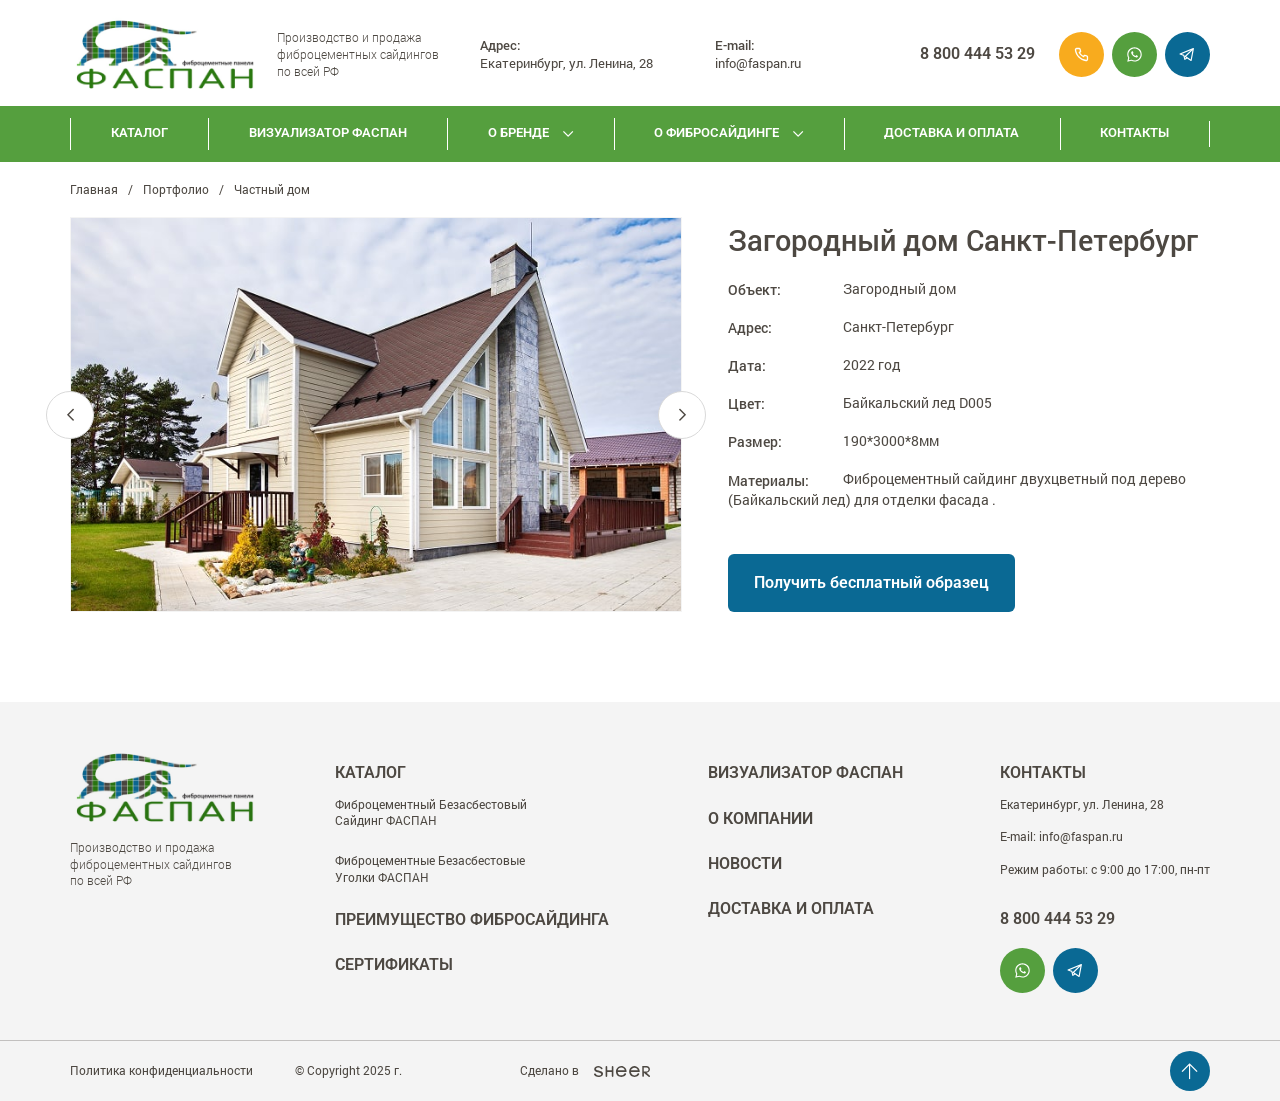
<file: card-portfolio.html>
<!DOCTYPE html>
<!--[if lt IE 7]><html lang="ru" class="lt-ie9 lt-ie8 lt-ie7"><![endif]-->
<!--[if IE 7]><html lang="ru" class="lt-ie9 lt-ie8"><![endif]-->
<!--[if IE 8]><html lang="ru" class="lt-ie9"><![endif]-->
<!--[if gt IE 8]><!-->
<html lang="ru">
<!--<![endif]-->
<head>
	<meta charset="utf-8" />
	<title>Заголовок</title>
	<meta http-equiv="X-UA-Compatible" content="IE=edge" />
	<meta name="viewport" content="width=device-width, initial-scale=1, maximum-scale=1">
	<meta name="format-detection" content="telephone=no" />
	<link rel="shortcut icon" href="favicon.png" />
	<link rel="stylesheet" href="libs/bootstrap/bootstrap-grid.css" />
	<link rel="stylesheet" href="libs/fontawesome-free-5.12.0-web/css/all.min.css" />
	<link rel="stylesheet" href="libs/fancybox-master/dist/jquery.fancybox.min.css" />
	<link rel="stylesheet" href="libs/slick-1.5.9/slick/slick.css" />
	<link rel="stylesheet" href="css/fonts.css" />
	<link rel="stylesheet" href="css/main.css?ver=1.3" />
	<link rel="stylesheet" href="css/media.css?ver=1.3" />
</head>
<body>

	<div class="wrapper wrapper_page">

		<header class="header default">
			<div class="container">
				<div class="header__wrapper">
					<span class='sandwich'>
						<span class='sw-topper'></span>
						<span class='sw-bottom'></span>
						<span class='sw-footer'></span>
					</span>
					<div class="logo-wrap">
						<a href="#" class="logo">
							<img src="img/logo.png" alt="alt">
						</a>
						<div class="logo-descr">Производство и продажа фиброцементных сайдингов по всей РФ</div>
					</div>
					<div class="header__info">
						<strong>Адрес:</strong> 
						<p>Екатеринбург, ул. Ленина, 28</p>
					</div>
					<div class="header__info">
						<strong>E-mail:</strong> 
						<p><a href="mailto:info@faspan.ru">info@faspan.ru</a></p>
					</div>
					<div class="header__contacts">
						<a href="tel:88004445329" class="phone-main">8 800 444 53 29</a>
						<ul class="socials-list">
							<li><a href="tel:88004445329"><img src="img/ic_phone.svg" alt="alt"></a></li>
							<li><a href="#" target="_blank"><img src="img/ic_wp.svg" alt="alt"></a></li>
							<li><a href="#" target="_blank"><img src="img/ic_tg.svg" alt="alt"></a></li>
						</ul>
					</div>
					<a href="tel:88004445329" class="phone-mob"><img src="img/ic_phone.svg" alt="alt"></a>
				</div>
			</div>
			<div class="header__bottom">
				<div class="container">
					<ul class="menu">
						<li><a href="#">каталог</a></li>
						<li><a href="#">визуализатор фаспан</a></li>
						<li class="menu__haschild">
							<a href="#">о бренде</a>
							<ul>
								<li><a href="#">о бренде</a></li>
								<li><a href="#">о бренде</a></li>
								<li><a href="#">о бренде</a></li>
								<li><a href="#">о бренде</a></li>
							</ul>
						</li>
						<li class="menu__haschild">
							<a href="#">о фибросайдинге</a>
							<ul>
								<li><a href="#">о фибросайдинге</a></li>
								<li><a href="#">о фибросайдинге</a></li>
								<li><a href="#">о фибросайдинге</a></li>
								<li><a href="#">о фибросайдинге</a></li>
							</ul>
						</li>
						<li><a href="#">доставка и оплата</a></li>
						<li><a href="#">контакты</a></li>
					</ul>
					<div class="show-mob">
						<div class="header__info">
							<strong>Адрес:</strong> 
							<p>Екатеринбург, ул. Ленина, 28</p>
						</div>
						<div class="header__info">
							<strong>E-mail:</strong> 
							<p><a href="mailto:info@faspan.ru">info@faspan.ru</a></p>
						</div>
						<div class="header__contacts">
							<a href="tel:88004445329" class="phone-main">8 800 444 53 29</a>
							<ul class="socials-list">
								<li><a href="tel:88004445329"><img src="img/ic_phone.svg" alt="alt"></a></li>
								<li><a href="#" target="_blank"><img src="img/ic_wp.svg" alt="alt"></a></li>
								<li><a href="#" target="_blank"><img src="img/ic_tg.svg" alt="alt"></a></li>
							</ul>
						</div>
					</div>
				</div>
			</div>
			<div class="menu-overlay"></div>
		</header>

		<section class="single-portfolio">
			<div class="container">
				<ul class="breadcrumbs">
					<li><a href="#">Главная</a></li>
					<li><a href="#">Портфолио</a></li>
					<li>Частный дом</li>
				</ul>
				<div class="row">
					<div class="col-lg-6">
						<div class="single-portfolio__main">
							<div class="slider-card">
								<div>
									<a href="img/card_portfolio1.jpg" class="slider-card__item fancybox" data-fancybox="portfolio">
										<img src="img/card_portfolio1.jpg" alt="alt">
									</a>
								</div>
								<div>
									<a href="img/card_portfolio1.jpg" class="slider-card__item fancybox" data-fancybox="portfolio">
										<img src="img/card_portfolio1.jpg" alt="alt">
									</a>
								</div>
								<div>
									<a href="img/card_portfolio1.jpg" class="slider-card__item fancybox" data-fancybox="portfolio">
										<img src="img/card_portfolio1.jpg" alt="alt">
									</a>
								</div>
							</div>
						</div>
					</div>
					<div class="col-lg-6">
						<div class="single-portfolio__content">
							<h1 class="title-main">Загородный дом Санкт-Петербург</h1>
							<div class="features">
								<div class="features__item"><strong>Объект:</strong> Загородный дом</div>
								<div class="features__item"><strong>Адрес:</strong> Санкт-Петербург</div>
								<div class="features__item"><strong>Дата:</strong> 2022 год</div>
								<div class="features__item"><strong>Цвет:</strong> Байкальский лед D005</div>
								<div class="features__item"><strong>Размер:</strong> 190*3000*8мм</div>
								<div class="features__item"><strong>Материалы:</strong> Фиброцементный сайдинг двухцветный под дерево (Байкальский лед) для отделки фасада .</div>
							</div>
							<a href="#" class="btn-main">Получить бесплатный образец</a>
						</div>
					</div>
				</div>
			</div>
		</section>

		<footer class="footer">
			<div class="container">
				<div class="row">
					<div class="col-lg-3">
						<div class="footer__logo">
							<a href="#" class="logo">
								<img src="img/logo.png" alt="alt">
							</a>
							<div class="logo-descr">Производство и продажа фиброцементных сайдингов по всей РФ</div>
						</div>
					</div>
					<div class="col-lg-3">
						<div class="footer__column">
							<div class="footer__title">каталог  <i class="far fa-chevron-down"></i></div>
							<div class="footer__content">
								<ul class="footer__nav">
									<li><a href="#">Фиброцементный Безасбестовый <br>Cайдинг ФАСПАН</a></li>
									<li><a href="#">Фиброцементные Безасбестовые <br>Уголки ФАСПАН</a></li>
								</ul>
							</div>
							<ul class="footer__nav footer__nav_big">
								<li><a href="#">ПРЕИМУЩЕСТВО ФИБРОСАЙДИНГА</a></li>
								<li><a href="#">СЕРТИФИКАТЫ</a></li>
							</ul>
						</div>
					</div>
					<div class="col-lg-3">
						<div class="footer__column">
							<ul class="footer__nav footer__nav_big">
								<li><a href="#">ВИЗУАЛИЗАТОР ФАСПАН</a></li>
								<li><a href="#">О КОМПАНИИ</a></li>
								<li><a href="#">НОВОСТИ</a></li>
								<li><a href="#">ДОСТАВКА И ОПЛАТА</a></li>
							</ul>
						</div>
					</div>
					<div class="col-lg-3">
						<div class="footer__column">
							<div class="footer__info">
								<div class="footer__title">контакты  <i class="far fa-chevron-down"></i></div>
								<div class="footer__content">
									<div class="footer__contacts">
										<p>Екатеринбург, ул. Ленина, 28</p>
										<p>E-mail: <a href="mailto:info@faspan.ru">info@faspan.ru</a></p>
										<p>Режим работы: с 9:00 до 17:00, пн-пт</p>
									</div>
									<a href="tel:88004445329" class="phone-main">8 800 444 53 29</a>
									<ul class="socials-list">
										<li><a href="#" target="_blank"><img src="img/ic_wp.svg" alt="alt"></a></li>
										<li><a href="#" target="_blank"><img src="img/ic_tg.svg" alt="alt"></a></li>
									</ul>
								</div>
							</div>
						</div>
					</div>
				</div>
			</div>
			<div class="footer-bottom">
				<div class="container">
					<div class="row align-items-center">
						<div class="col-lg">
							<a href="#">Политика конфиденциальности </a>
						</div>
						<div class="col-lg">
							<div class="copyright">© Copyright  2025 г.</div>
						</div>
						<div class="col-lg">
							<div class="create">Сделано в <a href="#"><img src="img/copy.svg" alt="alt"></a></div>
						</div>
						<div class="col-lg-5">
							<a href="#" class="btn-top"><i class="fal fa-arrow-up"></i></a>
						</div>
					</div>
				</div>
			</div>
		</footer>
		
	</div>

	<!--[if lt IE 9]>
	<script src="libs/html5shiv/es5-shim.min.js"></script>
	<script src="libs/html5shiv/html5shiv.min.js"></script>
	<script src="libs/html5shiv/html5shiv-printshiv.min.js"></script>
	<script src="libs/respond/respond.min.js"></script>
	<![endif]-->
	<script src="libs/jquery/jquery-3.6.0.min.js"></script>
	<script src="libs/jquery-mousewheel/jquery.mousewheel.min.js"></script>
	<script src="libs/fancybox-master/dist/jquery.fancybox.min.js"></script>
	<script src="libs/slick-1.5.9/slick/slick.min.js"></script>
	<script src="libs/mask/jquery.maskedinput.js"></script>
	<script src="libs/jQueryFormStyler-master/jquery.formstyler.min.js"></script>
	<script src="js/common.js?ver=1.3"></script>
	<!-- Yandex.Metrika counter --><!-- /Yandex.Metrika counter -->
	<!-- Google Analytics counter --><!-- /Google Analytics counter -->
</body>
</html>
</file>
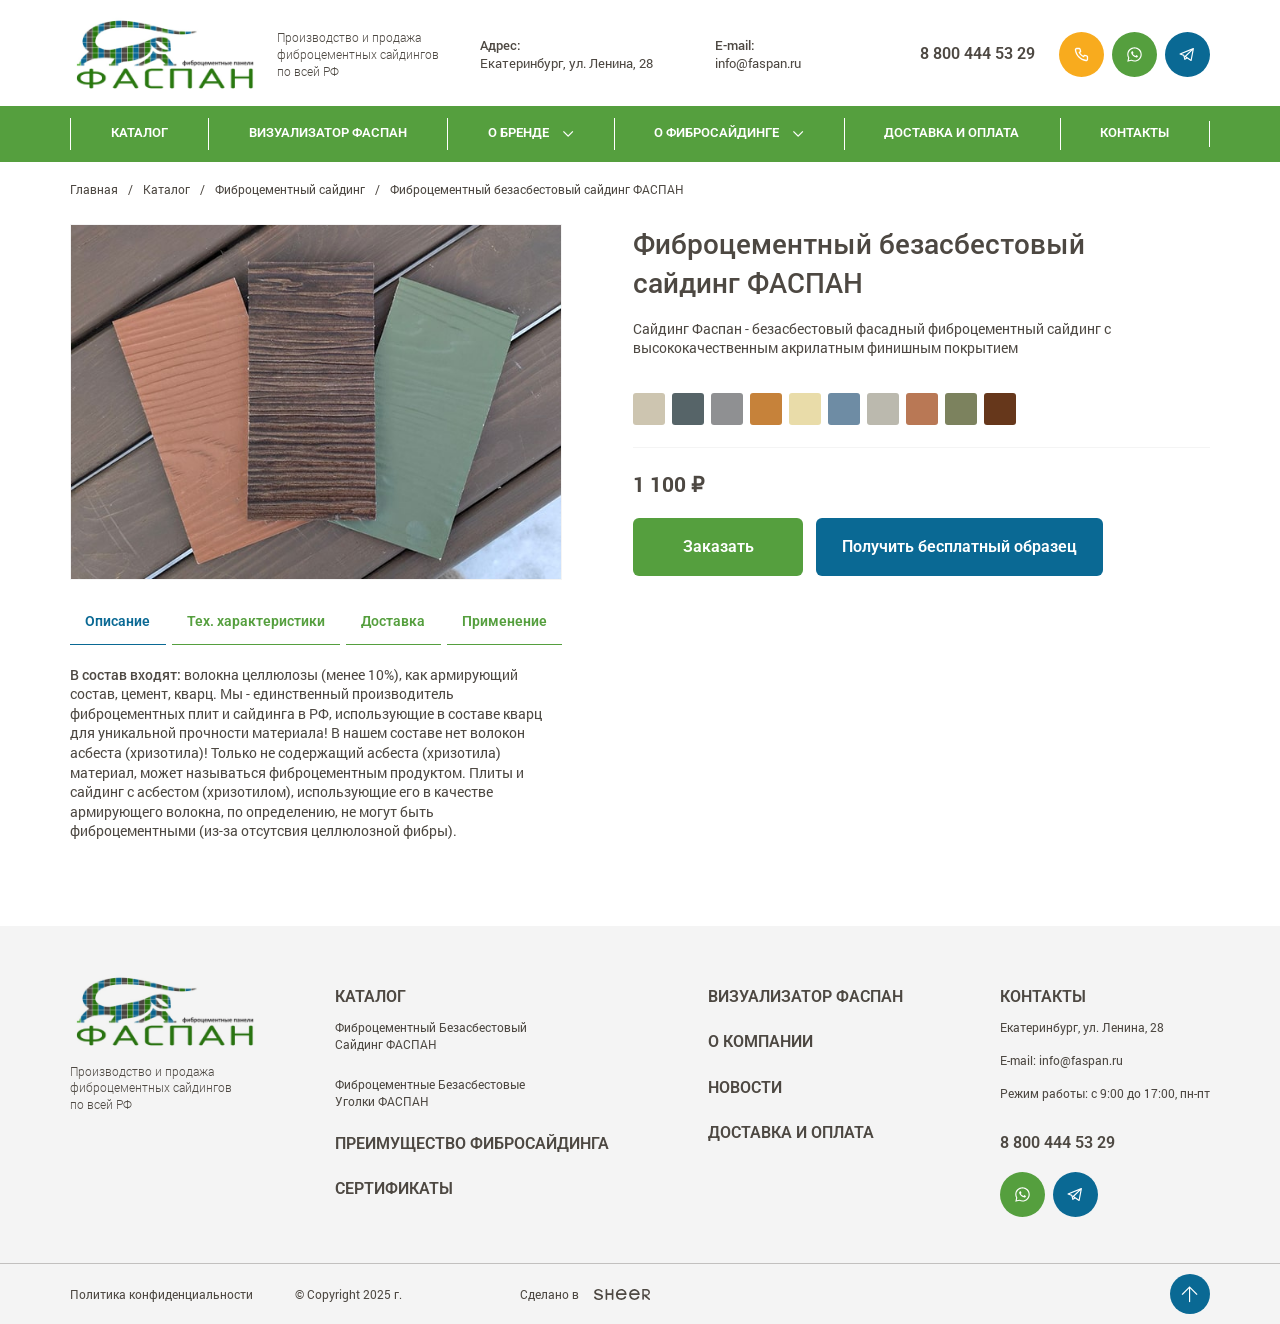
<file: card.html>
<!DOCTYPE html>
<!--[if lt IE 7]><html lang="ru" class="lt-ie9 lt-ie8 lt-ie7"><![endif]-->
<!--[if IE 7]><html lang="ru" class="lt-ie9 lt-ie8"><![endif]-->
<!--[if IE 8]><html lang="ru" class="lt-ie9"><![endif]-->
<!--[if gt IE 8]><!-->
<html lang="ru">
<!--<![endif]-->
<head>
	<meta charset="utf-8" />
	<title>Заголовок</title>
	<meta http-equiv="X-UA-Compatible" content="IE=edge" />
	<meta name="viewport" content="width=device-width, initial-scale=1, maximum-scale=1">
	<meta name="format-detection" content="telephone=no" />
	<link rel="shortcut icon" href="favicon.png" />
	<link rel="stylesheet" href="libs/bootstrap/bootstrap-grid.css" />
	<link rel="stylesheet" href="libs/fontawesome-free-5.12.0-web/css/all.min.css" />
	<link rel="stylesheet" href="libs/fancybox-master/dist/jquery.fancybox.min.css" />
	<link rel="stylesheet" href="libs/slick-1.5.9/slick/slick.css" />
	<link rel="stylesheet" href="css/fonts.css" />
	<link rel="stylesheet" href="css/main.css?ver=1.3" />
	<link rel="stylesheet" href="css/media.css?ver=1.3" />
</head>
<body>

	<div class="wrapper wrapper_page">

		<header class="header default">
			<div class="container">
				<div class="header__wrapper">
					<span class='sandwich'>
						<span class='sw-topper'></span>
						<span class='sw-bottom'></span>
						<span class='sw-footer'></span>
					</span>
					<div class="logo-wrap">
						<a href="#" class="logo">
							<img src="img/logo.png" alt="alt">
						</a>
						<div class="logo-descr">Производство и продажа фиброцементных сайдингов по всей РФ</div>
					</div>
					<div class="header__info">
						<strong>Адрес:</strong> 
						<p>Екатеринбург, ул. Ленина, 28</p>
					</div>
					<div class="header__info">
						<strong>E-mail:</strong> 
						<p><a href="mailto:info@faspan.ru">info@faspan.ru</a></p>
					</div>
					<div class="header__contacts">
						<a href="tel:88004445329" class="phone-main">8 800 444 53 29</a>
						<ul class="socials-list">
							<li><a href="tel:88004445329"><img src="img/ic_phone.svg" alt="alt"></a></li>
							<li><a href="#" target="_blank"><img src="img/ic_wp.svg" alt="alt"></a></li>
							<li><a href="#" target="_blank"><img src="img/ic_tg.svg" alt="alt"></a></li>
						</ul>
					</div>
					<a href="tel:88004445329" class="phone-mob"><img src="img/ic_phone.svg" alt="alt"></a>
				</div>
			</div>
			<div class="header__bottom">
				<div class="container">
					<ul class="menu">
						<li><a href="#">каталог</a></li>
						<li><a href="#">визуализатор фаспан</a></li>
						<li class="menu__haschild">
							<a href="#">о бренде</a>
							<ul>
								<li><a href="#">о бренде</a></li>
								<li><a href="#">о бренде</a></li>
								<li><a href="#">о бренде</a></li>
								<li><a href="#">о бренде</a></li>
							</ul>
						</li>
						<li class="menu__haschild">
							<a href="#">о фибросайдинге</a>
							<ul>
								<li><a href="#">о фибросайдинге</a></li>
								<li><a href="#">о фибросайдинге</a></li>
								<li><a href="#">о фибросайдинге</a></li>
								<li><a href="#">о фибросайдинге</a></li>
							</ul>
						</li>
						<li><a href="#">доставка и оплата</a></li>
						<li><a href="#">контакты</a></li>
					</ul>
					<div class="show-mob">
						<div class="header__info">
							<strong>Адрес:</strong> 
							<p>Екатеринбург, ул. Ленина, 28</p>
						</div>
						<div class="header__info">
							<strong>E-mail:</strong> 
							<p><a href="mailto:info@faspan.ru">info@faspan.ru</a></p>
						</div>
						<div class="header__contacts">
							<a href="tel:88004445329" class="phone-main">8 800 444 53 29</a>
							<ul class="socials-list">
								<li><a href="tel:88004445329"><img src="img/ic_phone.svg" alt="alt"></a></li>
								<li><a href="#" target="_blank"><img src="img/ic_wp.svg" alt="alt"></a></li>
								<li><a href="#" target="_blank"><img src="img/ic_tg.svg" alt="alt"></a></li>
							</ul>
						</div>
					</div>
				</div>
			</div>
			<div class="menu-overlay"></div>
		</header>

		<section class="page-card">
			<div class="container">
				<ul class="breadcrumbs">
					<li><a href="#">Главная</a></li>
					<li><a href="#">Каталог</a></li>
					<li><a href="#">Фиброцементный сайдинг</a></li>
					<li>Фиброцементный безасбестовый сайдинг ФАСПАН</li>
				</ul>
				<div class="row">
					<div class="col-lg-6">
						<div class="card-left">
							<a href="img/card1.jpg" class="image-card fancybox">
								<img src="img/card1.jpg" alt="alt">
							</a>
						</div>
					</div>
					<div class="col-lg-6">
						<div class="card-right">
							<div class="card-content">
								<h1 class="title-card">Фиброцементный безасбестовый сайдинг ФАСПАН</h1>
								<p>Сайдинг Фаспан - безасбестовый фасадный фиброцементный сайдинг с высококачественным акрилатным финишным покрытием</p>
							</div>
							<div class="colors-wrap">
								<div class="item-color" style="background: #cdc5b0;"></div>
								<div class="item-color" style="background: #566468;"></div>
								<div class="item-color" style="background: #8f9092;"></div>
								<div class="item-color" style="background: #c6823a;"></div>
								<div class="item-color" style="background: #e9dca9;"></div>
								<div class="item-color" style="background: #6e8ca4;"></div>
								<div class="item-color" style="background: #bbb9ae;"></div>
								<div class="item-color" style="background: #b97855;"></div>
								<div class="item-color" style="background: #7c825e;"></div>
								<div class="item-color" style="background: #66371b;"></div>
							</div>
							<div class="prices-wrap">
								<div class="price-main">1 100 ₽</div>
							</div>
							<div class="card-buttons">
								<a href="#" class="btn-main btn-main_page">Заказать</a>
								<a href="#" class="btn-main">Получить бесплатный образец</a>
							</div>
						</div>
					</div>
				</div>
				<div class="row">
					<div class="col-lg-6">
						<div class="card-left">
							<ul class="tabs">
								<li class="active"><a href="#tab_card1">Описание</a></li>
								<li><a href="#tab_card2">Тех. характеристики</a></li>
								<li><a href="#tab_card3">Доставка</a></li>
								<li><a href="#tab_card4">Применение</a></li>
							</ul>
							<div class="tab-container">
								<div class="tab-pane" id="tab_card1">
									<p><strong>В состав входят:</strong> волокна целлюлозы (менее 10%), как армирующий состав, цемент, кварц. Мы - единственный производитель фиброцементных плит и сайдинга в РФ, использующие в составе кварц для уникальной прочности материала! В нашем составе нет волокон асбеста (хризотила)! Только не содержащий асбеста (хризотила) материал, может называться фиброцементным продуктом. Плиты и сайдинг с асбестом (хризотилом), использующие его в качестве армирующего волокна, по определению, не могут быть фиброцементными (из-за отсутсвия целлюлозной фибры).</p>
								</div>
								<div class="tab-pane" id="tab_card2">
									<p><strong>В состав входят:</strong> волокна целлюлозы (менее 10%), как армирующий состав, цемент, кварц. Мы - единственный производитель фиброцементных плит и сайдинга в РФ, использующие в составе кварц для уникальной прочности материала! В нашем составе нет волокон асбеста (хризотила)! Только не содержащий асбеста (хризотила) материал, может называться фиброцементным продуктом. Плиты и сайдинг с асбестом (хризотилом), использующие его в качестве армирующего волокна, по определению, не могут быть фиброцементными (из-за отсутсвия целлюлозной фибры).</p>
								</div>
								<div class="tab-pane" id="tab_card3">
									<p><strong>В состав входят:</strong> волокна целлюлозы (менее 10%), как армирующий состав, цемент, кварц. Мы - единственный производитель фиброцементных плит и сайдинга в РФ, использующие в составе кварц для уникальной прочности материала! В нашем составе нет волокон асбеста (хризотила)! Только не содержащий асбеста (хризотила) материал, может называться фиброцементным продуктом. Плиты и сайдинг с асбестом (хризотилом), использующие его в качестве армирующего волокна, по определению, не могут быть фиброцементными (из-за отсутсвия целлюлозной фибры).</p>
								</div>
								<div class="tab-pane" id="tab_card4">
									<p><strong>В состав входят:</strong> волокна целлюлозы (менее 10%), как армирующий состав, цемент, кварц. Мы - единственный производитель фиброцементных плит и сайдинга в РФ, использующие в составе кварц для уникальной прочности материала! В нашем составе нет волокон асбеста (хризотила)! Только не содержащий асбеста (хризотила) материал, может называться фиброцементным продуктом. Плиты и сайдинг с асбестом (хризотилом), использующие его в качестве армирующего волокна, по определению, не могут быть фиброцементными (из-за отсутсвия целлюлозной фибры).</p>
								</div>
							</div>
						</div>
					</div>
				</div>
			</div>
		</section>

		<footer class="footer">
			<div class="container">
				<div class="row">
					<div class="col-lg-3">
						<div class="footer__logo">
							<a href="#" class="logo">
								<img src="img/logo.png" alt="alt">
							</a>
							<div class="logo-descr">Производство и продажа фиброцементных сайдингов по всей РФ</div>
						</div>
					</div>
					<div class="col-lg-3">
						<div class="footer__column">
							<div class="footer__title">каталог  <i class="far fa-chevron-down"></i></div>
							<div class="footer__content">
								<ul class="footer__nav">
									<li><a href="#">Фиброцементный Безасбестовый <br>Cайдинг ФАСПАН</a></li>
									<li><a href="#">Фиброцементные Безасбестовые <br>Уголки ФАСПАН</a></li>
								</ul>
							</div>
							<ul class="footer__nav footer__nav_big">
								<li><a href="#">ПРЕИМУЩЕСТВО ФИБРОСАЙДИНГА</a></li>
								<li><a href="#">СЕРТИФИКАТЫ</a></li>
							</ul>
						</div>
					</div>
					<div class="col-lg-3">
						<div class="footer__column">
							<ul class="footer__nav footer__nav_big">
								<li><a href="#">ВИЗУАЛИЗАТОР ФАСПАН</a></li>
								<li><a href="#">О КОМПАНИИ</a></li>
								<li><a href="#">НОВОСТИ</a></li>
								<li><a href="#">ДОСТАВКА И ОПЛАТА</a></li>
							</ul>
						</div>
					</div>
					<div class="col-lg-3">
						<div class="footer__column">
							<div class="footer__info">
								<div class="footer__title">контакты  <i class="far fa-chevron-down"></i></div>
								<div class="footer__content">
									<div class="footer__contacts">
										<p>Екатеринбург, ул. Ленина, 28</p>
										<p>E-mail: <a href="mailto:info@faspan.ru">info@faspan.ru</a></p>
										<p>Режим работы: с 9:00 до 17:00, пн-пт</p>
									</div>
									<a href="tel:88004445329" class="phone-main">8 800 444 53 29</a>
									<ul class="socials-list">
										<li><a href="#" target="_blank"><img src="img/ic_wp.svg" alt="alt"></a></li>
										<li><a href="#" target="_blank"><img src="img/ic_tg.svg" alt="alt"></a></li>
									</ul>
								</div>
							</div>
						</div>
					</div>
				</div>
			</div>
			<div class="footer-bottom">
				<div class="container">
					<div class="row align-items-center">
						<div class="col-lg">
							<a href="#">Политика конфиденциальности </a>
						</div>
						<div class="col-lg">
							<div class="copyright">© Copyright  2025 г.</div>
						</div>
						<div class="col-lg">
							<div class="create">Сделано в <a href="#"><img src="img/copy.svg" alt="alt"></a></div>
						</div>
						<div class="col-lg-5">
							<a href="#" class="btn-top"><i class="fal fa-arrow-up"></i></a>
						</div>
					</div>
				</div>
			</div>
		</footer>
		
	</div>

	<!--[if lt IE 9]>
	<script src="libs/html5shiv/es5-shim.min.js"></script>
	<script src="libs/html5shiv/html5shiv.min.js"></script>
	<script src="libs/html5shiv/html5shiv-printshiv.min.js"></script>
	<script src="libs/respond/respond.min.js"></script>
	<![endif]-->
	<script src="libs/jquery/jquery-3.6.0.min.js"></script>
	<script src="libs/jquery-mousewheel/jquery.mousewheel.min.js"></script>
	<script src="libs/fancybox-master/dist/jquery.fancybox.min.js"></script>
	<script src="libs/slick-1.5.9/slick/slick.min.js"></script>
	<script src="libs/mask/jquery.maskedinput.js"></script>
	<script src="libs/jQueryFormStyler-master/jquery.formstyler.min.js"></script>
	<script src="js/common.js?ver=1.3"></script>
	<!-- Yandex.Metrika counter --><!-- /Yandex.Metrika counter -->
	<!-- Google Analytics counter --><!-- /Google Analytics counter -->
</body>
</html>
</file>
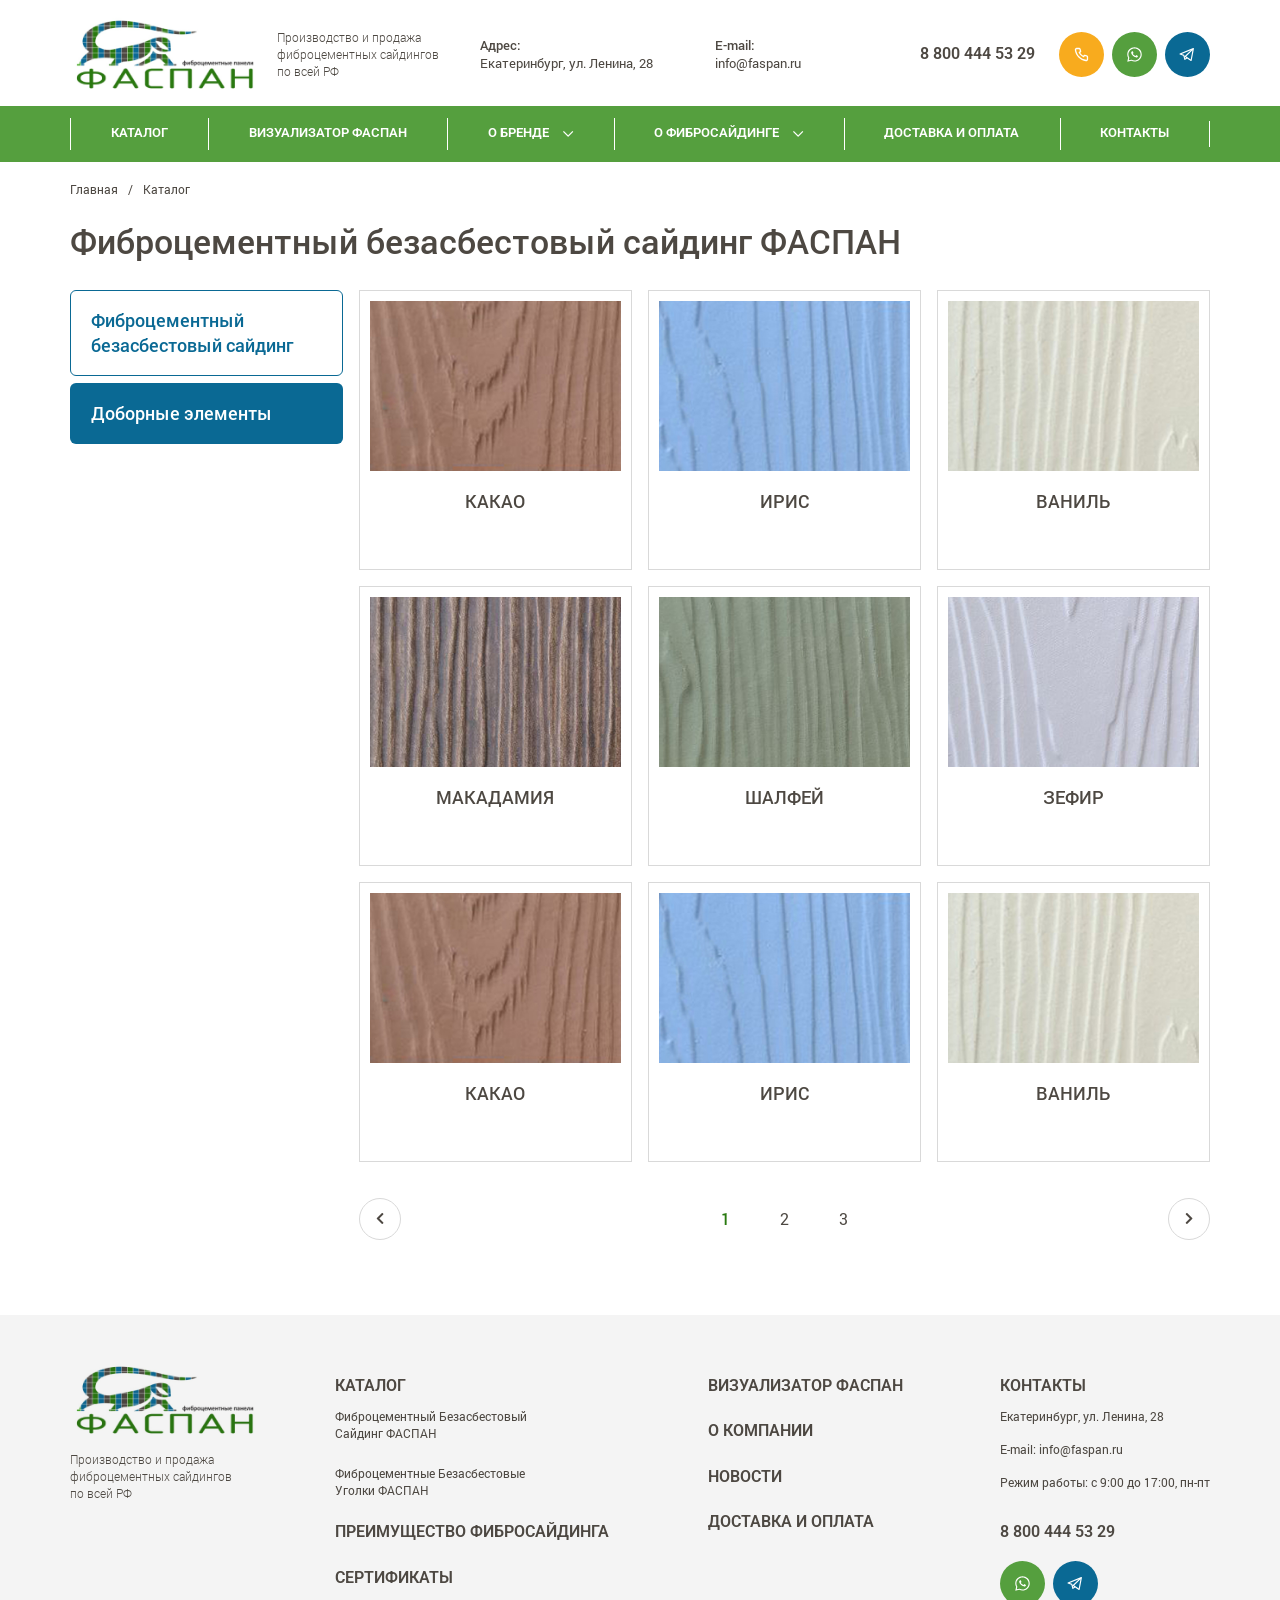
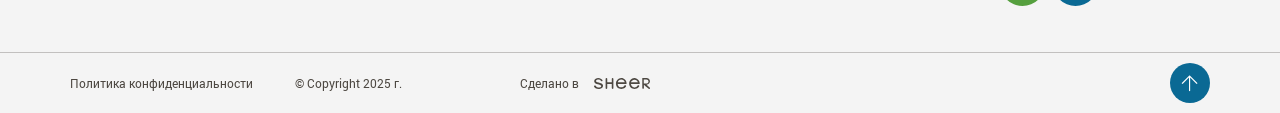
<file: catalog.html>
<!DOCTYPE html>
<!--[if lt IE 7]><html lang="ru" class="lt-ie9 lt-ie8 lt-ie7"><![endif]-->
<!--[if IE 7]><html lang="ru" class="lt-ie9 lt-ie8"><![endif]-->
<!--[if IE 8]><html lang="ru" class="lt-ie9"><![endif]-->
<!--[if gt IE 8]><!-->
<html lang="ru">
<!--<![endif]-->
<head>
	<meta charset="utf-8" />
	<title>Заголовок</title>
	<meta http-equiv="X-UA-Compatible" content="IE=edge" />
	<meta name="viewport" content="width=device-width, initial-scale=1, maximum-scale=1">
	<meta name="format-detection" content="telephone=no" />
	<link rel="shortcut icon" href="favicon.png" />
	<link rel="stylesheet" href="libs/bootstrap/bootstrap-grid.css" />
	<link rel="stylesheet" href="libs/fontawesome-free-5.12.0-web/css/all.min.css" />
	<link rel="stylesheet" href="libs/fancybox-master/dist/jquery.fancybox.min.css" />
	<link rel="stylesheet" href="libs/slick-1.5.9/slick/slick.css" />
	<link rel="stylesheet" href="css/fonts.css" />
	<link rel="stylesheet" href="css/main.css?ver=1.3" />
	<link rel="stylesheet" href="css/media.css?ver=1.3" />
</head>
<body>

	<div class="wrapper wrapper_page">

		<header class="header default">
			<div class="container">
				<div class="header__wrapper">
					<span class='sandwich'>
						<span class='sw-topper'></span>
						<span class='sw-bottom'></span>
						<span class='sw-footer'></span>
					</span>
					<div class="logo-wrap">
						<a href="#" class="logo">
							<img src="img/logo.png" alt="alt">
						</a>
						<div class="logo-descr">Производство и продажа фиброцементных сайдингов по всей РФ</div>
					</div>
					<div class="header__info">
						<strong>Адрес:</strong> 
						<p>Екатеринбург, ул. Ленина, 28</p>
					</div>
					<div class="header__info">
						<strong>E-mail:</strong> 
						<p><a href="mailto:info@faspan.ru">info@faspan.ru</a></p>
					</div>
					<div class="header__contacts">
						<a href="tel:88004445329" class="phone-main">8 800 444 53 29</a>
						<ul class="socials-list">
							<li><a href="tel:88004445329"><img src="img/ic_phone.svg" alt="alt"></a></li>
							<li><a href="#" target="_blank"><img src="img/ic_wp.svg" alt="alt"></a></li>
							<li><a href="#" target="_blank"><img src="img/ic_tg.svg" alt="alt"></a></li>
						</ul>
					</div>
					<a href="tel:88004445329" class="phone-mob"><img src="img/ic_phone.svg" alt="alt"></a>
				</div>
			</div>
			<div class="header__bottom">
				<div class="container">
					<ul class="menu">
						<li><a href="#">каталог</a></li>
						<li><a href="#">визуализатор фаспан</a></li>
						<li class="menu__haschild">
							<a href="#">о бренде</a>
							<ul>
								<li><a href="#">о бренде</a></li>
								<li><a href="#">о бренде</a></li>
								<li><a href="#">о бренде</a></li>
								<li><a href="#">о бренде</a></li>
							</ul>
						</li>
						<li class="menu__haschild">
							<a href="#">о фибросайдинге</a>
							<ul>
								<li><a href="#">о фибросайдинге</a></li>
								<li><a href="#">о фибросайдинге</a></li>
								<li><a href="#">о фибросайдинге</a></li>
								<li><a href="#">о фибросайдинге</a></li>
							</ul>
						</li>
						<li><a href="#">доставка и оплата</a></li>
						<li><a href="#">контакты</a></li>
					</ul>
					<div class="show-mob">
						<div class="header__info">
							<strong>Адрес:</strong> 
							<p>Екатеринбург, ул. Ленина, 28</p>
						</div>
						<div class="header__info">
							<strong>E-mail:</strong> 
							<p><a href="mailto:info@faspan.ru">info@faspan.ru</a></p>
						</div>
						<div class="header__contacts">
							<a href="tel:88004445329" class="phone-main">8 800 444 53 29</a>
							<ul class="socials-list">
								<li><a href="tel:88004445329"><img src="img/ic_phone.svg" alt="alt"></a></li>
								<li><a href="#" target="_blank"><img src="img/ic_wp.svg" alt="alt"></a></li>
								<li><a href="#" target="_blank"><img src="img/ic_tg.svg" alt="alt"></a></li>
							</ul>
						</div>
					</div>
				</div>
			</div>
			<div class="menu-overlay"></div>
		</header>

		<section class="page-catalog">
			<div class="container">
				<ul class="breadcrumbs">
					<li><a href="#">Главная</a></li>
					<li>Каталог</li>
				</ul>
				<h1 class="title-section">Фиброцементный безасбестовый сайдинг ФАСПАН</h1>
				<div class="row">
					<div class="col-lg-3">
						<ul class="nav-page">
							<li class="active"><a href="#">Фиброцементный безасбестовый сайдинг</a></li>
							<li><a href="#">Доборные элементы</a></li>
						</ul>
					</div>
					<div class="col-lg-9">
						<div class="row row_main">
							<div class="col-md-4 col-6">
								<a href="#" class="item-catalog">
									<span class="item-catalog__image">
										<img src="img/catalog1.jpg" alt="alt">
									</span>
									<span class="item-catalog__content">
										<span class="item-catalog__title">какао</span>
									</span>
								</a>
							</div>
							<div class="col-md-4 col-6">
								<a href="#" class="item-catalog">
									<span class="item-catalog__image">
										<img src="img/catalog2.jpg" alt="alt">
									</span>
									<span class="item-catalog__content">
										<span class="item-catalog__title">ирис</span>
									</span>
								</a>
							</div>
							<div class="col-md-4 col-6">
								<a href="#" class="item-catalog">
									<span class="item-catalog__image">
										<img src="img/catalog3.jpg" alt="alt">
									</span>
									<span class="item-catalog__content">
										<span class="item-catalog__title">ваниль</span>
									</span>
								</a>
							</div>
							<div class="col-md-4 col-6">
								<a href="#" class="item-catalog">
									<span class="item-catalog__image">
										<img src="img/catalog4.jpg" alt="alt">
									</span>
									<span class="item-catalog__content">
										<span class="item-catalog__title">макадамия</span>
									</span>
								</a>
							</div>
							<div class="col-md-4 col-6">
								<a href="#" class="item-catalog">
									<span class="item-catalog__image">
										<img src="img/catalog5.jpg" alt="alt">
									</span>
									<span class="item-catalog__content">
										<span class="item-catalog__title">шалфей</span>
									</span>
								</a>
							</div>
							<div class="col-md-4 col-6">
								<a href="#" class="item-catalog">
									<span class="item-catalog__image">
										<img src="img/catalog6.jpg" alt="alt">
									</span>
									<span class="item-catalog__content">
										<span class="item-catalog__title">зефир</span>
									</span>
								</a>
							</div>
							<div class="col-md-4 col-6">
								<a href="#" class="item-catalog">
									<span class="item-catalog__image">
										<img src="img/catalog1.jpg" alt="alt">
									</span>
									<span class="item-catalog__content">
										<span class="item-catalog__title">какао</span>
									</span>
								</a>
							</div>
							<div class="col-md-4 col-6">
								<a href="#" class="item-catalog">
									<span class="item-catalog__image">
										<img src="img/catalog2.jpg" alt="alt">
									</span>
									<span class="item-catalog__content">
										<span class="item-catalog__title">ирис</span>
									</span>
								</a>
							</div>
							<div class="col-md-4 col-6">
								<a href="#" class="item-catalog">
									<span class="item-catalog__image">
										<img src="img/catalog3.jpg" alt="alt">
									</span>
									<span class="item-catalog__content">
										<span class="item-catalog__title">ваниль</span>
									</span>
								</a>
							</div>
						</div>
						<div class="pager">
							<a class="prev page-numbers" href="#"><i class="fas fa-chevron-left"></i></a>
							<span aria-current="page" class="page-numbers current" href="#">1</span> 
							<a class="page-numbers" href="#">2</a> 
							<a class="page-numbers" href="#">3</a> 
							<a class="next page-numbers" href="#"><i class="fas fa-chevron-right"></i></a>
						</div>
					</div>
				</div>
			</div>
		</section>

		<footer class="footer">
			<div class="container">
				<div class="row">
					<div class="col-lg-3">
						<div class="footer__logo">
							<a href="#" class="logo">
								<img src="img/logo.png" alt="alt">
							</a>
							<div class="logo-descr">Производство и продажа фиброцементных сайдингов по всей РФ</div>
						</div>
					</div>
					<div class="col-lg-3">
						<div class="footer__column">
							<div class="footer__title">каталог  <i class="far fa-chevron-down"></i></div>
							<div class="footer__content">
								<ul class="footer__nav">
									<li><a href="#">Фиброцементный Безасбестовый <br>Cайдинг ФАСПАН</a></li>
									<li><a href="#">Фиброцементные Безасбестовые <br>Уголки ФАСПАН</a></li>
								</ul>
							</div>
							<ul class="footer__nav footer__nav_big">
								<li><a href="#">ПРЕИМУЩЕСТВО ФИБРОСАЙДИНГА</a></li>
								<li><a href="#">СЕРТИФИКАТЫ</a></li>
							</ul>
						</div>
					</div>
					<div class="col-lg-3">
						<div class="footer__column">
							<ul class="footer__nav footer__nav_big">
								<li><a href="#">ВИЗУАЛИЗАТОР ФАСПАН</a></li>
								<li><a href="#">О КОМПАНИИ</a></li>
								<li><a href="#">НОВОСТИ</a></li>
								<li><a href="#">ДОСТАВКА И ОПЛАТА</a></li>
							</ul>
						</div>
					</div>
					<div class="col-lg-3">
						<div class="footer__column">
							<div class="footer__info">
								<div class="footer__title">контакты  <i class="far fa-chevron-down"></i></div>
								<div class="footer__content">
									<div class="footer__contacts">
										<p>Екатеринбург, ул. Ленина, 28</p>
										<p>E-mail: <a href="mailto:info@faspan.ru">info@faspan.ru</a></p>
										<p>Режим работы: с 9:00 до 17:00, пн-пт</p>
									</div>
									<a href="tel:88004445329" class="phone-main">8 800 444 53 29</a>
									<ul class="socials-list">
										<li><a href="#" target="_blank"><img src="img/ic_wp.svg" alt="alt"></a></li>
										<li><a href="#" target="_blank"><img src="img/ic_tg.svg" alt="alt"></a></li>
									</ul>
								</div>
							</div>
						</div>
					</div>
				</div>
			</div>
			<div class="footer-bottom">
				<div class="container">
					<div class="row align-items-center">
						<div class="col-lg">
							<a href="#">Политика конфиденциальности </a>
						</div>
						<div class="col-lg">
							<div class="copyright">© Copyright  2025 г.</div>
						</div>
						<div class="col-lg">
							<div class="create">Сделано в <a href="#"><img src="img/copy.svg" alt="alt"></a></div>
						</div>
						<div class="col-lg-5">
							<a href="#" class="btn-top"><i class="fal fa-arrow-up"></i></a>
						</div>
					</div>
				</div>
			</div>
		</footer>
		
	</div>

	<!--[if lt IE 9]>
	<script src="libs/html5shiv/es5-shim.min.js"></script>
	<script src="libs/html5shiv/html5shiv.min.js"></script>
	<script src="libs/html5shiv/html5shiv-printshiv.min.js"></script>
	<script src="libs/respond/respond.min.js"></script>
	<![endif]-->
	<script src="libs/jquery/jquery-3.6.0.min.js"></script>
	<script src="libs/jquery-mousewheel/jquery.mousewheel.min.js"></script>
	<script src="libs/fancybox-master/dist/jquery.fancybox.min.js"></script>
	<script src="libs/slick-1.5.9/slick/slick.min.js"></script>
	<script src="libs/mask/jquery.maskedinput.js"></script>
	<script src="libs/jQueryFormStyler-master/jquery.formstyler.min.js"></script>
	<script src="js/common.js?ver=1.3"></script>
	<!-- Yandex.Metrika counter --><!-- /Yandex.Metrika counter -->
	<!-- Google Analytics counter --><!-- /Google Analytics counter -->
</body>
</html>
</file>
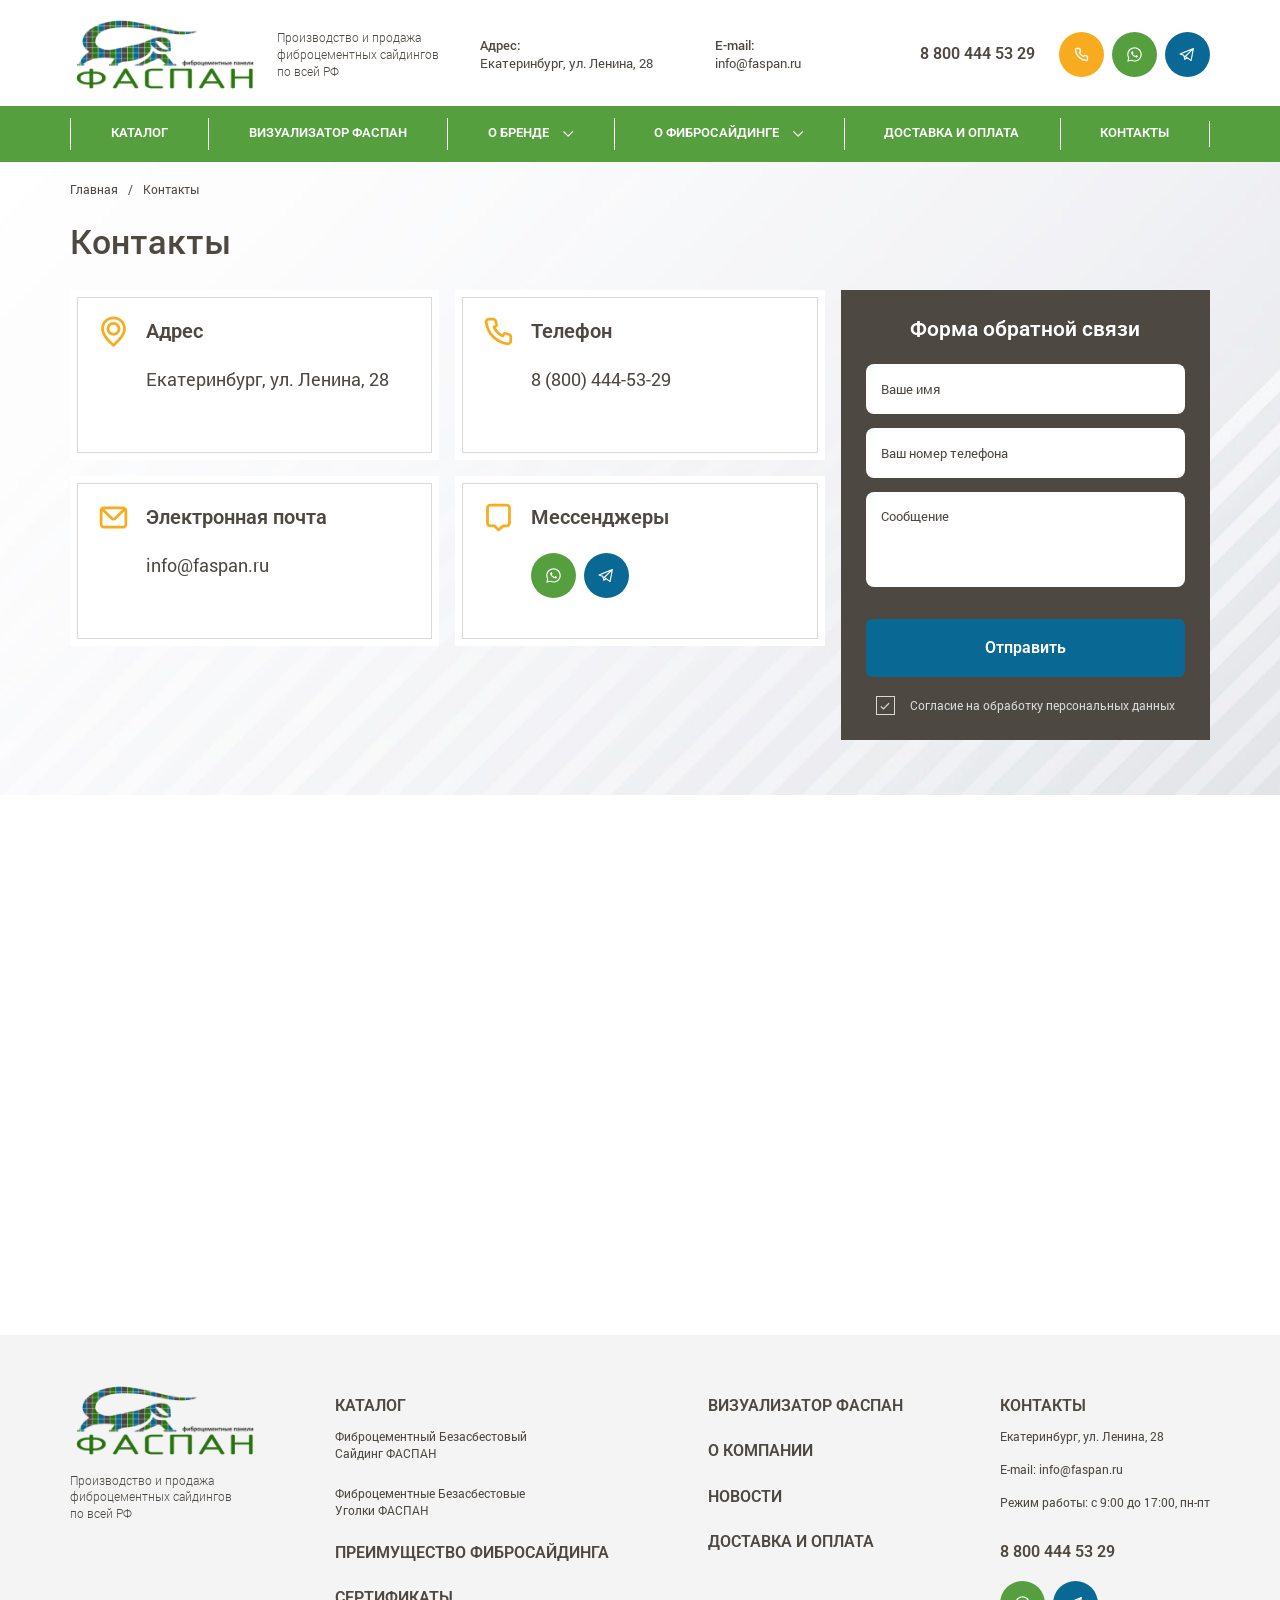
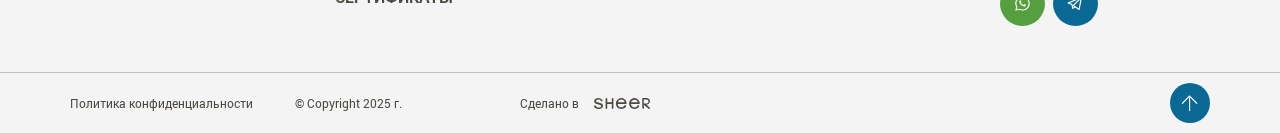
<file: contacts.html>
<!DOCTYPE html>
<!--[if lt IE 7]><html lang="ru" class="lt-ie9 lt-ie8 lt-ie7"><![endif]-->
<!--[if IE 7]><html lang="ru" class="lt-ie9 lt-ie8"><![endif]-->
<!--[if IE 8]><html lang="ru" class="lt-ie9"><![endif]-->
<!--[if gt IE 8]><!-->
<html lang="ru">
<!--<![endif]-->
<head>
	<meta charset="utf-8" />
	<title>Заголовок</title>
	<meta http-equiv="X-UA-Compatible" content="IE=edge" />
	<meta name="viewport" content="width=device-width, initial-scale=1, maximum-scale=1">
	<meta name="format-detection" content="telephone=no" />
	<link rel="shortcut icon" href="favicon.png" />
	<link rel="stylesheet" href="libs/bootstrap/bootstrap-grid.css" />
	<link rel="stylesheet" href="libs/fontawesome-free-5.12.0-web/css/all.min.css" />
	<link rel="stylesheet" href="libs/fancybox-master/dist/jquery.fancybox.min.css" />
	<link rel="stylesheet" href="libs/slick-1.5.9/slick/slick.css" />
	<link rel="stylesheet" href="css/fonts.css" />
	<link rel="stylesheet" href="css/main.css?ver=1.3" />
	<link rel="stylesheet" href="css/media.css?ver=1.3" />
</head>
<body>

	<div class="wrapper wrapper_page">

		<header class="header default">
			<div class="container">
				<div class="header__wrapper">
					<span class='sandwich'>
						<span class='sw-topper'></span>
						<span class='sw-bottom'></span>
						<span class='sw-footer'></span>
					</span>
					<div class="logo-wrap">
						<a href="#" class="logo">
							<img src="img/logo.png" alt="alt">
						</a>
						<div class="logo-descr">Производство и продажа фиброцементных сайдингов по всей РФ</div>
					</div>
					<div class="header__info">
						<strong>Адрес:</strong> 
						<p>Екатеринбург, ул. Ленина, 28</p>
					</div>
					<div class="header__info">
						<strong>E-mail:</strong> 
						<p><a href="mailto:info@faspan.ru">info@faspan.ru</a></p>
					</div>
					<div class="header__contacts">
						<a href="tel:88004445329" class="phone-main">8 800 444 53 29</a>
						<ul class="socials-list">
							<li><a href="tel:88004445329"><img src="img/ic_phone.svg" alt="alt"></a></li>
							<li><a href="#" target="_blank"><img src="img/ic_wp.svg" alt="alt"></a></li>
							<li><a href="#" target="_blank"><img src="img/ic_tg.svg" alt="alt"></a></li>
						</ul>
					</div>
					<a href="tel:88004445329" class="phone-mob"><img src="img/ic_phone.svg" alt="alt"></a>
				</div>
			</div>
			<div class="header__bottom">
				<div class="container">
					<ul class="menu">
						<li><a href="#">каталог</a></li>
						<li><a href="#">визуализатор фаспан</a></li>
						<li class="menu__haschild">
							<a href="#">о бренде</a>
							<ul>
								<li><a href="#">о бренде</a></li>
								<li><a href="#">о бренде</a></li>
								<li><a href="#">о бренде</a></li>
								<li><a href="#">о бренде</a></li>
							</ul>
						</li>
						<li class="menu__haschild">
							<a href="#">о фибросайдинге</a>
							<ul>
								<li><a href="#">о фибросайдинге</a></li>
								<li><a href="#">о фибросайдинге</a></li>
								<li><a href="#">о фибросайдинге</a></li>
								<li><a href="#">о фибросайдинге</a></li>
							</ul>
						</li>
						<li><a href="#">доставка и оплата</a></li>
						<li><a href="#">контакты</a></li>
					</ul>
					<div class="show-mob">
						<div class="header__info">
							<strong>Адрес:</strong> 
							<p>Екатеринбург, ул. Ленина, 28</p>
						</div>
						<div class="header__info">
							<strong>E-mail:</strong> 
							<p><a href="mailto:info@faspan.ru">info@faspan.ru</a></p>
						</div>
						<div class="header__contacts">
							<a href="tel:88004445329" class="phone-main">8 800 444 53 29</a>
							<ul class="socials-list">
								<li><a href="tel:88004445329"><img src="img/ic_phone.svg" alt="alt"></a></li>
								<li><a href="#" target="_blank"><img src="img/ic_wp.svg" alt="alt"></a></li>
								<li><a href="#" target="_blank"><img src="img/ic_tg.svg" alt="alt"></a></li>
							</ul>
						</div>
					</div>
				</div>
			</div>
			<div class="menu-overlay"></div>
		</header>

		<section class="page-contacts">
			<div class="container">
				<ul class="breadcrumbs">
					<li><a href="#">Главная</a></li>
					<li>Контакты</li>
				</ul>
				<h1 class="title-section">Контакты</h1>
				<div class="row">
					<div class="col-lg-8">
						<div class="contacts-content">
							<div class="row row_main">
								<div class="col-md-6">
									<div class="item-contact">
										<div class="item-contact__icon">
											<img src="img/ic_contact1.svg" alt="alt">
										</div>
										<div class="item-contact__title">Адрес</div>
										<p>Екатеринбург, ул. Ленина, 28</p>
									</div>
								</div>
								<div class="col-md-6">
									<div class="item-contact">
										<div class="item-contact__icon">
											<img src="img/ic_contact2.svg" alt="alt">
										</div>
										<div class="item-contact__title">Телефон</div>
										<p><a href="tel:88004445329">8 (800) 444-53-29</a></p>
									</div>
								</div>
								<div class="col-md-6">
									<div class="item-contact">
										<div class="item-contact__icon">
											<img src="img/ic_contact3.svg" alt="alt">
										</div>
										<div class="item-contact__title">Электронная почта</div>
										<p><a href="mailto:info@faspan.ru">info@faspan.ru</a></p>
									</div>
								</div>
								<div class="col-md-6">
									<div class="item-contact">
										<div class="item-contact__icon">
											<img src="img/ic_contact4.svg" alt="alt">
										</div>
										<div class="item-contact__title">Мессенджеры</div>
										<ul class="socials-list">
											<li><a href="#" target="_blank"><img src="img/ic_wp.svg" alt="alt"></a></li>
											<li><a href="#" target="_blank"><img src="img/ic_tg.svg" alt="alt"></a></li>
										</ul>
									</div>
								</div>
							</div>
						</div>
					</div>
					<div class="col-lg-4">
						<div class="form-page">
							<div class="title-form">Форма обратной связи</div>
							<form>
								<div class="item-form">
									<input type="text" placeholder="Ваше имя" required>
								</div>
								<div class="item-form">
									<input type="tel" placeholder="Ваш номер телефона" class="input-phone" inputmode="numeric" required>
								</div>
								<div class="item-form">
									<textarea placeholder="Сообщение"></textarea>
								</div>
								<input type="submit" class="btn-main" value="Отправить">
								<div class="checkbox">
									<label>
										<input type="checkbox" checked required/>
										<span>Согласие на обработку персональных данных</span>
									</label>
								</div>
							</form>
						</div>
					</div>
				</div>
			</div>
			<div id="map"></div>
		</section>

		<footer class="footer">
			<div class="container">
				<div class="row">
					<div class="col-lg-3">
						<div class="footer__logo">
							<a href="#" class="logo">
								<img src="img/logo.png" alt="alt">
							</a>
							<div class="logo-descr">Производство и продажа фиброцементных сайдингов по всей РФ</div>
						</div>
					</div>
					<div class="col-lg-3">
						<div class="footer__column">
							<div class="footer__title">каталог  <i class="far fa-chevron-down"></i></div>
							<div class="footer__content">
								<ul class="footer__nav">
									<li><a href="#">Фиброцементный Безасбестовый <br>Cайдинг ФАСПАН</a></li>
									<li><a href="#">Фиброцементные Безасбестовые <br>Уголки ФАСПАН</a></li>
								</ul>
							</div>
							<ul class="footer__nav footer__nav_big">
								<li><a href="#">ПРЕИМУЩЕСТВО ФИБРОСАЙДИНГА</a></li>
								<li><a href="#">СЕРТИФИКАТЫ</a></li>
							</ul>
						</div>
					</div>
					<div class="col-lg-3">
						<div class="footer__column">
							<ul class="footer__nav footer__nav_big">
								<li><a href="#">ВИЗУАЛИЗАТОР ФАСПАН</a></li>
								<li><a href="#">О КОМПАНИИ</a></li>
								<li><a href="#">НОВОСТИ</a></li>
								<li><a href="#">ДОСТАВКА И ОПЛАТА</a></li>
							</ul>
						</div>
					</div>
					<div class="col-lg-3">
						<div class="footer__column">
							<div class="footer__info">
								<div class="footer__title">контакты  <i class="far fa-chevron-down"></i></div>
								<div class="footer__content">
									<div class="footer__contacts">
										<p>Екатеринбург, ул. Ленина, 28</p>
										<p>E-mail: <a href="mailto:info@faspan.ru">info@faspan.ru</a></p>
										<p>Режим работы: с 9:00 до 17:00, пн-пт</p>
									</div>
									<a href="tel:88004445329" class="phone-main">8 800 444 53 29</a>
									<ul class="socials-list">
										<li><a href="#" target="_blank"><img src="img/ic_wp.svg" alt="alt"></a></li>
										<li><a href="#" target="_blank"><img src="img/ic_tg.svg" alt="alt"></a></li>
									</ul>
								</div>
							</div>
						</div>
					</div>
				</div>
			</div>
			<div class="footer-bottom">
				<div class="container">
					<div class="row align-items-center">
						<div class="col-lg">
							<a href="#">Политика конфиденциальности </a>
						</div>
						<div class="col-lg">
							<div class="copyright">© Copyright  2025 г.</div>
						</div>
						<div class="col-lg">
							<div class="create">Сделано в <a href="#"><img src="img/copy.svg" alt="alt"></a></div>
						</div>
						<div class="col-lg-5">
							<a href="#" class="btn-top"><i class="fal fa-arrow-up"></i></a>
						</div>
					</div>
				</div>
			</div>
		</footer>
		
	</div>

	<!--[if lt IE 9]>
	<script src="libs/html5shiv/es5-shim.min.js"></script>
	<script src="libs/html5shiv/html5shiv.min.js"></script>
	<script src="libs/html5shiv/html5shiv-printshiv.min.js"></script>
	<script src="libs/respond/respond.min.js"></script>
	<![endif]-->
	<script src="libs/jquery/jquery-3.6.0.min.js"></script>
	<script src="libs/jquery-mousewheel/jquery.mousewheel.min.js"></script>
	<script src="libs/fancybox-master/dist/jquery.fancybox.min.js"></script>
	<script src="libs/slick-1.5.9/slick/slick.min.js"></script>
	<script src="libs/mask/jquery.maskedinput.js"></script>
	<script src="libs/jQueryFormStyler-master/jquery.formstyler.min.js"></script>
	<script src="js/common.js?ver=1.3"></script>
	<script src="https://api-maps.yandex.ru/2.1/?lang=ru_RU"></script>
	<script>
		$(document).ready(function () {
			ymaps.ready(init);

			function init() {
				var myMap = new ymaps.Map('map', {
					center: [56.837726, 60.600843],
					zoom: 15
				}, {
					searchControlProvider: 'yandex#search'
				});

				myPlacemark = new ymaps.Placemark([56.837726, 60.600843], {
				}, {
					iconLayout: 'default#image',
					iconImageHref: 'img/pin.svg',
					hideIconOnBalloonOpen: false,
					iconImageSize: [60, 74],
					iconImageOffset: [-30, -74],
					balloonOffset: [0, -74]
				});
				myMap.controls.remove('searchControl');
				myMap.behaviors.disable('scrollZoom');
				myMap.geoObjects.add(myPlacemark);
			}
		});
	</script>
	<!-- Yandex.Metrika counter --><!-- /Yandex.Metrika counter -->
	<!-- Google Analytics counter --><!-- /Google Analytics counter -->
</body>
</html>
</file>
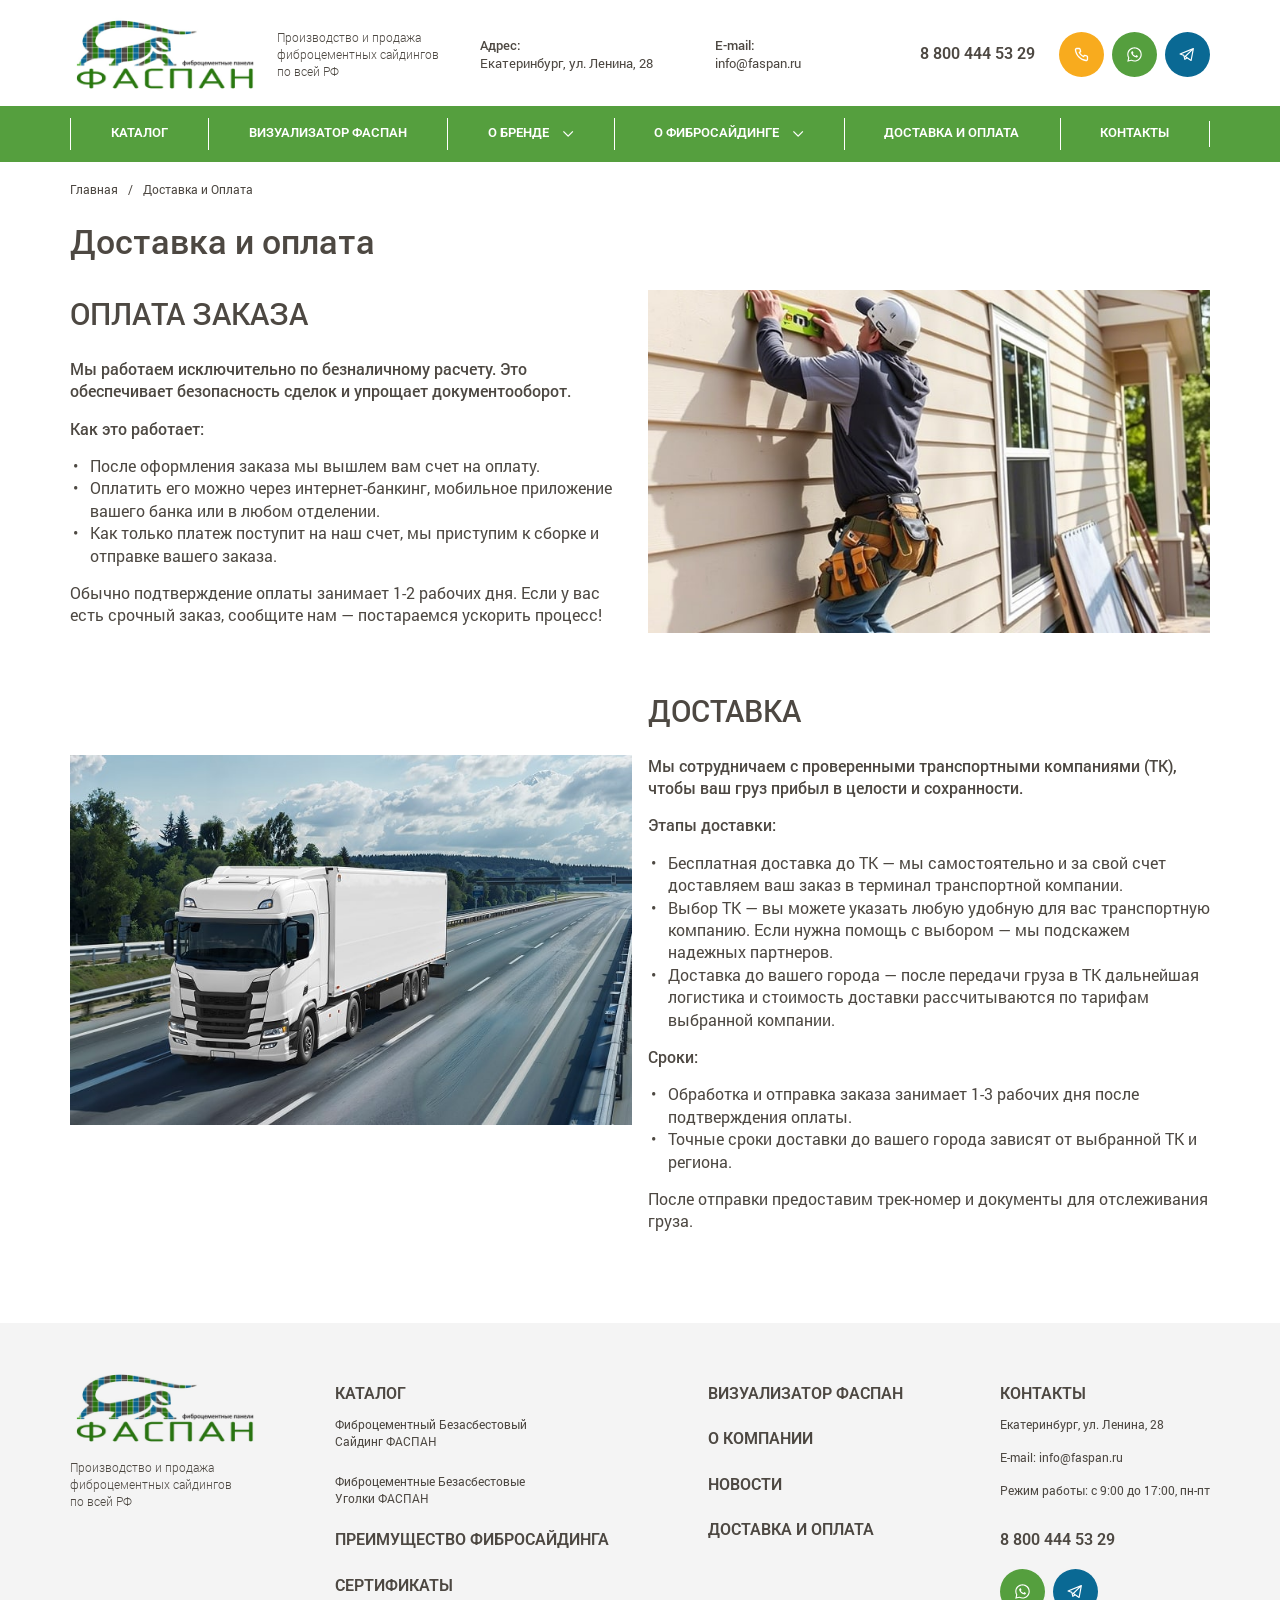
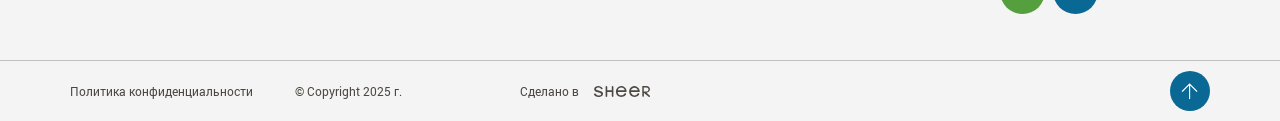
<file: delivery.html>
<!DOCTYPE html>
<!--[if lt IE 7]><html lang="ru" class="lt-ie9 lt-ie8 lt-ie7"><![endif]-->
<!--[if IE 7]><html lang="ru" class="lt-ie9 lt-ie8"><![endif]-->
<!--[if IE 8]><html lang="ru" class="lt-ie9"><![endif]-->
<!--[if gt IE 8]><!-->
<html lang="ru">
<!--<![endif]-->
<head>
	<meta charset="utf-8" />
	<title>Заголовок</title>
	<meta http-equiv="X-UA-Compatible" content="IE=edge" />
	<meta name="viewport" content="width=device-width, initial-scale=1, maximum-scale=1">
	<meta name="format-detection" content="telephone=no" />
	<link rel="shortcut icon" href="favicon.png" />
	<link rel="stylesheet" href="libs/bootstrap/bootstrap-grid.css" />
	<link rel="stylesheet" href="libs/fontawesome-free-5.12.0-web/css/all.min.css" />
	<link rel="stylesheet" href="libs/fancybox-master/dist/jquery.fancybox.min.css" />
	<link rel="stylesheet" href="libs/slick-1.5.9/slick/slick.css" />
	<link rel="stylesheet" href="css/fonts.css" />
	<link rel="stylesheet" href="css/main.css?ver=1.3" />
	<link rel="stylesheet" href="css/media.css?ver=1.3" />
</head>
<body>

	<div class="wrapper wrapper_page">

		<header class="header default">
			<div class="container">
				<div class="header__wrapper">
					<span class='sandwich'>
						<span class='sw-topper'></span>
						<span class='sw-bottom'></span>
						<span class='sw-footer'></span>
					</span>
					<div class="logo-wrap">
						<a href="#" class="logo">
							<img src="img/logo.png" alt="alt">
						</a>
						<div class="logo-descr">Производство и продажа фиброцементных сайдингов по всей РФ</div>
					</div>
					<div class="header__info">
						<strong>Адрес:</strong> 
						<p>Екатеринбург, ул. Ленина, 28</p>
					</div>
					<div class="header__info">
						<strong>E-mail:</strong> 
						<p><a href="mailto:info@faspan.ru">info@faspan.ru</a></p>
					</div>
					<div class="header__contacts">
						<a href="tel:88004445329" class="phone-main">8 800 444 53 29</a>
						<ul class="socials-list">
							<li><a href="tel:88004445329"><img src="img/ic_phone.svg" alt="alt"></a></li>
							<li><a href="#" target="_blank"><img src="img/ic_wp.svg" alt="alt"></a></li>
							<li><a href="#" target="_blank"><img src="img/ic_tg.svg" alt="alt"></a></li>
						</ul>
					</div>
					<a href="tel:88004445329" class="phone-mob"><img src="img/ic_phone.svg" alt="alt"></a>
				</div>
			</div>
			<div class="header__bottom">
				<div class="container">
					<ul class="menu">
						<li><a href="#">каталог</a></li>
						<li><a href="#">визуализатор фаспан</a></li>
						<li class="menu__haschild">
							<a href="#">о бренде</a>
							<ul>
								<li><a href="#">о бренде</a></li>
								<li><a href="#">о бренде</a></li>
								<li><a href="#">о бренде</a></li>
								<li><a href="#">о бренде</a></li>
							</ul>
						</li>
						<li class="menu__haschild">
							<a href="#">о фибросайдинге</a>
							<ul>
								<li><a href="#">о фибросайдинге</a></li>
								<li><a href="#">о фибросайдинге</a></li>
								<li><a href="#">о фибросайдинге</a></li>
								<li><a href="#">о фибросайдинге</a></li>
							</ul>
						</li>
						<li><a href="#">доставка и оплата</a></li>
						<li><a href="#">контакты</a></li>
					</ul>
					<div class="show-mob">
						<div class="header__info">
							<strong>Адрес:</strong> 
							<p>Екатеринбург, ул. Ленина, 28</p>
						</div>
						<div class="header__info">
							<strong>E-mail:</strong> 
							<p><a href="mailto:info@faspan.ru">info@faspan.ru</a></p>
						</div>
						<div class="header__contacts">
							<a href="tel:88004445329" class="phone-main">8 800 444 53 29</a>
							<ul class="socials-list">
								<li><a href="tel:88004445329"><img src="img/ic_phone.svg" alt="alt"></a></li>
								<li><a href="#" target="_blank"><img src="img/ic_wp.svg" alt="alt"></a></li>
								<li><a href="#" target="_blank"><img src="img/ic_tg.svg" alt="alt"></a></li>
							</ul>
						</div>
					</div>
				</div>
			</div>
			<div class="menu-overlay"></div>
		</header>

		<section class="page-delivery">
			<div class="container">
				<ul class="breadcrumbs">
					<li><a href="#">Главная</a></li>
					<li>Доставка и Оплата</li>
				</ul>
				<h1 class="title-section">Доставка и оплата</h1>
				<div class="article-content">
					<div class="row row_article">
						<div class="col-lg-6">
							<h2>Оплата заказа</h2>
							<p><strong>Мы работаем исключительно по безналичному расчету. Это обеспечивает безопасность сделок и упрощает документооборот.</strong></p>
							<p><strong>Как это работает:</strong></p>
							<ul>
								<li>После оформления заказа мы вышлем вам счет на оплату.</li>
								<li>Оплатить его можно через интернет-банкинг, мобильное приложение вашего банка или в любом отделении.</li>
								<li>Как только платеж поступит на наш счет, мы приступим к сборке и отправке вашего заказа. </li>
							</ul>
							<p>Обычно подтверждение оплаты занимает 1-2 рабочих дня. Если у вас есть срочный заказ, сообщите нам — постараемся ускорить процесс!</p>
						</div>
						<div class="col-lg-6">
							<img src="img/article1.jpg" alt="alt">
						</div>
					</div>
					<div class="row">
						<div class="col-lg-6 offset-lg-6">
							<h2>доставка</h2>
						</div>
					</div>
					<div class="row">
						<div class="col-lg-6">
							<img src="img/article2.jpg" alt="alt">
						</div>
						<div class="col-lg-6">
							<p><strong>Мы сотрудничаем с проверенными транспортными компаниями (ТК), чтобы ваш груз прибыл в целости и сохранности.</strong></p>
							<p><strong>Этапы доставки:</strong></p>
							<ul>
								<li>Бесплатная доставка до ТК — мы самостоятельно и за свой счет доставляем ваш заказ в терминал транспортной компании.</li>
								<li>Выбор ТК — вы можете указать любую удобную для вас транспортную компанию. Если нужна помощь с выбором — мы подскажем надежных партнеров.</li>
								<li>Доставка до вашего города — после передачи груза в ТК дальнейшая логистика и стоимость доставки рассчитываются по тарифам выбранной компании.</li>
							</ul>
							<p><strong>Сроки:</strong></p>
							<ul>
								<li>Обработка и отправка заказа занимает 1-3 рабочих дня после подтверждения оплаты.</li>
								<li>Точные сроки доставки до вашего города зависят от выбранной ТК и региона.</li>
							</ul>
							<p>После отправки предоставим трек-номер и документы для отслеживания груза.</p>
						</div>
					</div>
				</div>
			</div>
		</section>

		<footer class="footer">
			<div class="container">
				<div class="row">
					<div class="col-lg-3">
						<div class="footer__logo">
							<a href="#" class="logo">
								<img src="img/logo.png" alt="alt">
							</a>
							<div class="logo-descr">Производство и продажа фиброцементных сайдингов по всей РФ</div>
						</div>
					</div>
					<div class="col-lg-3">
						<div class="footer__column">
							<div class="footer__title">каталог  <i class="far fa-chevron-down"></i></div>
							<div class="footer__content">
								<ul class="footer__nav">
									<li><a href="#">Фиброцементный Безасбестовый <br>Cайдинг ФАСПАН</a></li>
									<li><a href="#">Фиброцементные Безасбестовые <br>Уголки ФАСПАН</a></li>
								</ul>
							</div>
							<ul class="footer__nav footer__nav_big">
								<li><a href="#">ПРЕИМУЩЕСТВО ФИБРОСАЙДИНГА</a></li>
								<li><a href="#">СЕРТИФИКАТЫ</a></li>
							</ul>
						</div>
					</div>
					<div class="col-lg-3">
						<div class="footer__column">
							<ul class="footer__nav footer__nav_big">
								<li><a href="#">ВИЗУАЛИЗАТОР ФАСПАН</a></li>
								<li><a href="#">О КОМПАНИИ</a></li>
								<li><a href="#">НОВОСТИ</a></li>
								<li><a href="#">ДОСТАВКА И ОПЛАТА</a></li>
							</ul>
						</div>
					</div>
					<div class="col-lg-3">
						<div class="footer__column">
							<div class="footer__info">
								<div class="footer__title">контакты  <i class="far fa-chevron-down"></i></div>
								<div class="footer__content">
									<div class="footer__contacts">
										<p>Екатеринбург, ул. Ленина, 28</p>
										<p>E-mail: <a href="mailto:info@faspan.ru">info@faspan.ru</a></p>
										<p>Режим работы: с 9:00 до 17:00, пн-пт</p>
									</div>
									<a href="tel:88004445329" class="phone-main">8 800 444 53 29</a>
									<ul class="socials-list">
										<li><a href="#" target="_blank"><img src="img/ic_wp.svg" alt="alt"></a></li>
										<li><a href="#" target="_blank"><img src="img/ic_tg.svg" alt="alt"></a></li>
									</ul>
								</div>
							</div>
						</div>
					</div>
				</div>
			</div>
			<div class="footer-bottom">
				<div class="container">
					<div class="row align-items-center">
						<div class="col-lg">
							<a href="#">Политика конфиденциальности </a>
						</div>
						<div class="col-lg">
							<div class="copyright">© Copyright  2025 г.</div>
						</div>
						<div class="col-lg">
							<div class="create">Сделано в <a href="#"><img src="img/copy.svg" alt="alt"></a></div>
						</div>
						<div class="col-lg-5">
							<a href="#" class="btn-top"><i class="fal fa-arrow-up"></i></a>
						</div>
					</div>
				</div>
			</div>
		</footer>
		
	</div>

	<!--[if lt IE 9]>
	<script src="libs/html5shiv/es5-shim.min.js"></script>
	<script src="libs/html5shiv/html5shiv.min.js"></script>
	<script src="libs/html5shiv/html5shiv-printshiv.min.js"></script>
	<script src="libs/respond/respond.min.js"></script>
	<![endif]-->
	<script src="libs/jquery/jquery-3.6.0.min.js"></script>
	<script src="libs/jquery-mousewheel/jquery.mousewheel.min.js"></script>
	<script src="libs/fancybox-master/dist/jquery.fancybox.min.js"></script>
	<script src="libs/slick-1.5.9/slick/slick.min.js"></script>
	<script src="libs/mask/jquery.maskedinput.js"></script>
	<script src="libs/jQueryFormStyler-master/jquery.formstyler.min.js"></script>
	<script src="js/common.js?ver=1.3"></script>
	<!-- Yandex.Metrika counter --><!-- /Yandex.Metrika counter -->
	<!-- Google Analytics counter --><!-- /Google Analytics counter -->
</body>
</html>
</file>
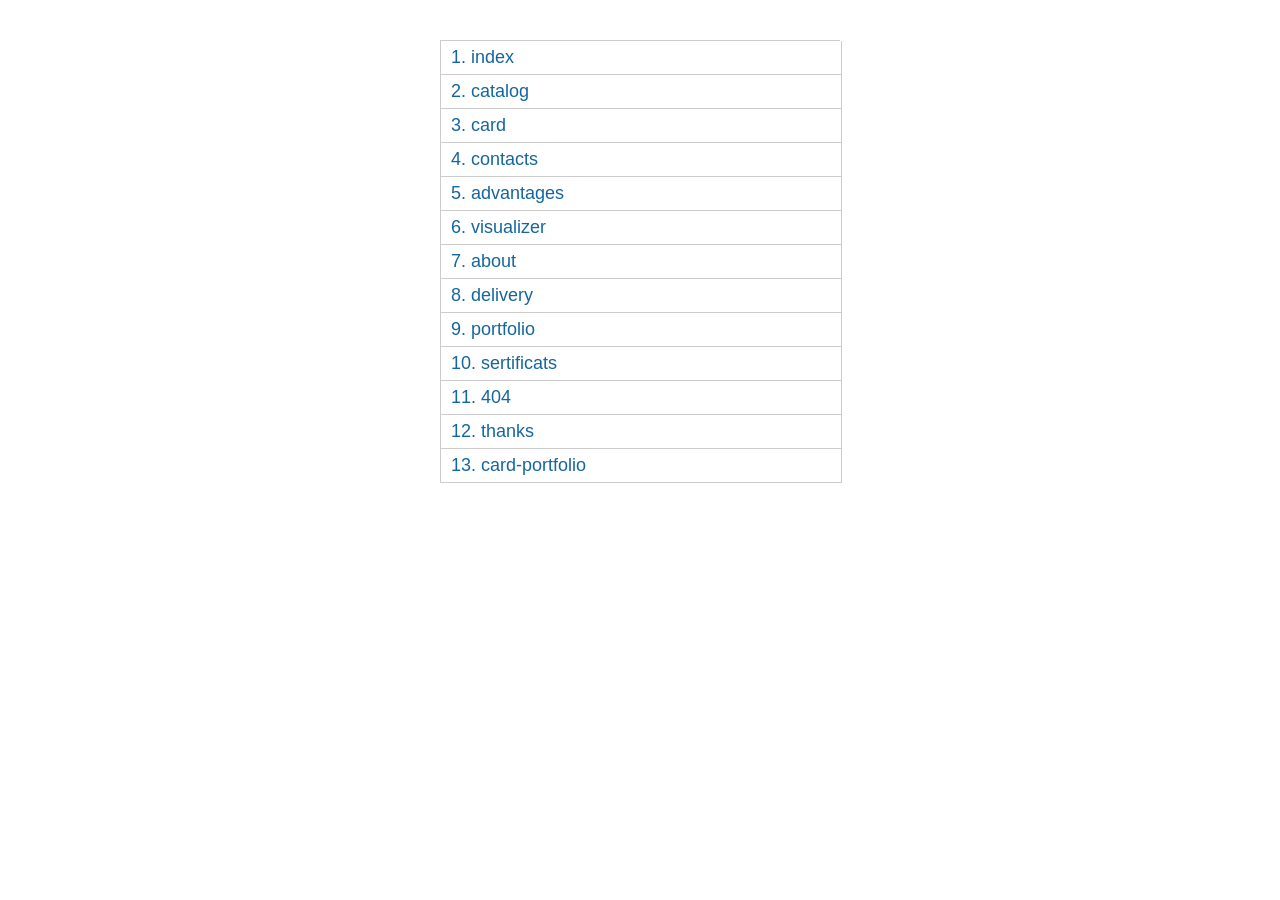
<file: map.html>
<!DOCTYPE html>
<!--[if lt IE 7]><html lang="ru" class="lt-ie9 lt-ie8 lt-ie7"><![endif]-->
<!--[if IE 7]><html lang="ru" class="lt-ie9 lt-ie8"><![endif]-->
<!--[if IE 8]><html lang="ru" class="lt-ie9"><![endif]-->
<!--[if gt IE 8]><!-->
<html lang="ru">
<!--<![endif]-->
<head>
	<meta charset="utf-8" />
	<title>Заголовок</title>
	<meta name="description" content="" />
	<meta http-equiv="X-UA-Compatible" content="IE=edge" />
	<meta name="viewport" content="width=device-width, initial-scale=1.0" />
</head>
<body> 

	<div class="wrapper"> 
		<div class="count_pages">
			<ul>
				<li><a href="index.html" target="_blanck">index</a></li>
				<li><a href="catalog.html" target="_blanck">catalog</a></li>
				<li><a href="card.html" target="_blanck">card</a></li>
				<li><a href="contacts.html" target="_blanck">contacts</a></li>
				<li><a href="advantages.html" target="_blanck">advantages</a></li>
				<li><a href="visualizer.html" target="_blanck">visualizer</a></li>
				<li><a href="about.html" target="_blanck">about</a></li>
				<li><a href="delivery.html" target="_blanck">delivery</a></li>
				<li><a href="portfolio.html" target="_blanck">portfolio</a></li>
				<li><a href="sertificats.html" target="_blanck">sertificats</a></li>
				<li><a href="404.html" target="_blanck">404</a></li>
				<li><a href="thanks.html" target="_blanck">thanks</a></li> 
				<li><a href="card-portfolio.html" target="_blanck">card-portfolio</a></li> 
			</ul>
		</div> 
	</div>  
      
	<style> 
		.count_pages a:before {
			counter-increment: list1;
			content: counter(list1) ". "; 
		}
		.count_pages li {
			list-style: none;
			margin-bottom: 0px;
			border: 1px solid #ccc;
			border-top: none;
			width: 100%;
		}
		.count_pages {
			margin: 0;
			width: 400px;
			margin: auto;
			font-family: sans-serif;
			margin-top: 40px;
			max-width: 100%;
			border-top: 1px solid #ccc;
			counter-reset: list1;
			margin-bottom: 40px;
		}
		.count_pages ul {
			margin: 0;
			padding: 0;
		}
		.count_pages a {
			font-size: 18px;
			color: #15669F;
			text-decoration: none;
			display: block;
			padding: 6px 10px;
		}
	</style>
</body>
</html>
</file>
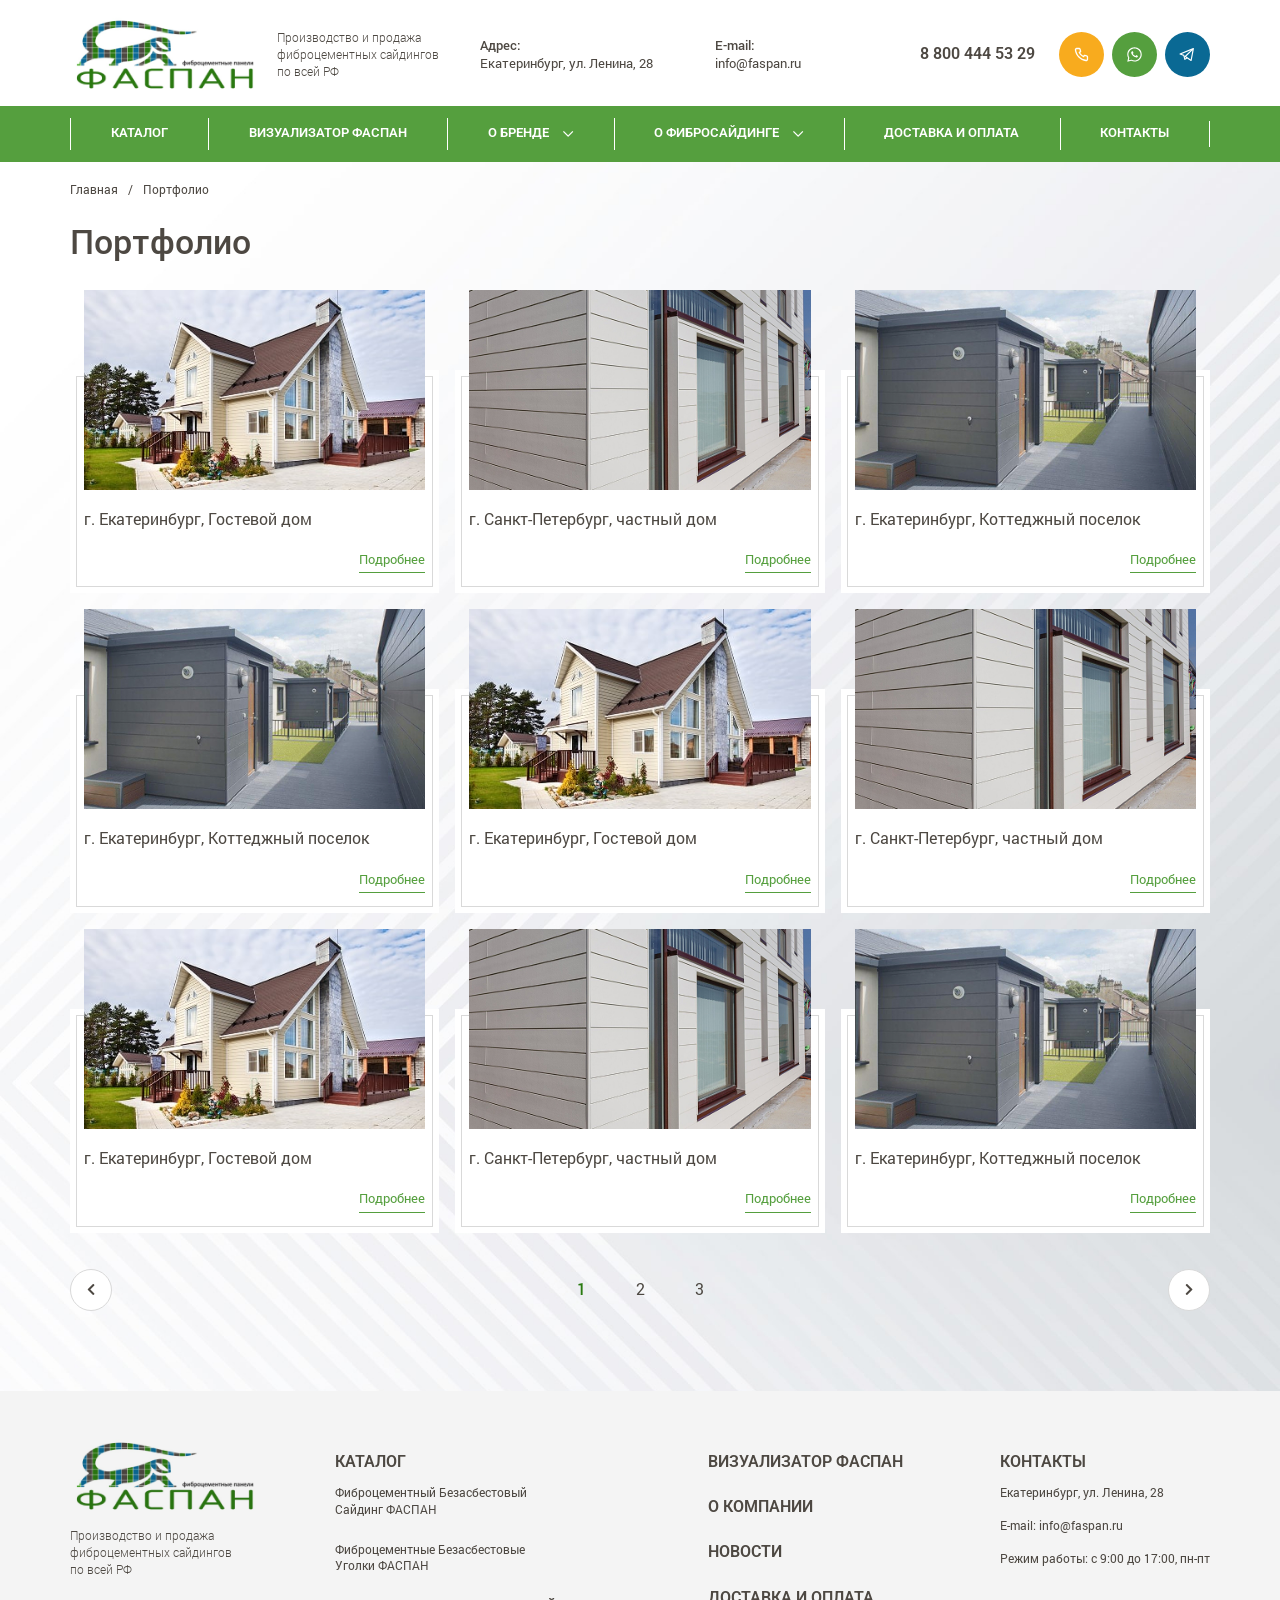
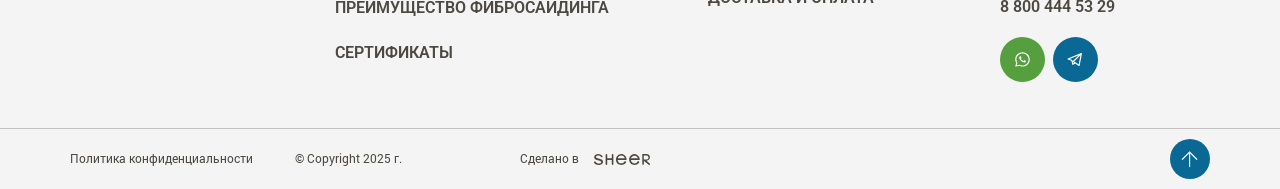
<file: portfolio.html>
<!DOCTYPE html>
<!--[if lt IE 7]><html lang="ru" class="lt-ie9 lt-ie8 lt-ie7"><![endif]-->
<!--[if IE 7]><html lang="ru" class="lt-ie9 lt-ie8"><![endif]-->
<!--[if IE 8]><html lang="ru" class="lt-ie9"><![endif]-->
<!--[if gt IE 8]><!-->
<html lang="ru">
<!--<![endif]-->
<head>
	<meta charset="utf-8" />
	<title>Заголовок</title>
	<meta http-equiv="X-UA-Compatible" content="IE=edge" />
	<meta name="viewport" content="width=device-width, initial-scale=1, maximum-scale=1">
	<meta name="format-detection" content="telephone=no" />
	<link rel="shortcut icon" href="favicon.png" />
	<link rel="stylesheet" href="libs/bootstrap/bootstrap-grid.css" />
	<link rel="stylesheet" href="libs/fontawesome-free-5.12.0-web/css/all.min.css" />
	<link rel="stylesheet" href="libs/fancybox-master/dist/jquery.fancybox.min.css" />
	<link rel="stylesheet" href="libs/slick-1.5.9/slick/slick.css" />
	<link rel="stylesheet" href="css/fonts.css" />
	<link rel="stylesheet" href="css/main.css?ver=1.3" />
	<link rel="stylesheet" href="css/media.css?ver=1.3" />
</head>
<body>

	<div class="wrapper wrapper_page">

		<header class="header default">
			<div class="container">
				<div class="header__wrapper">
					<span class='sandwich'>
						<span class='sw-topper'></span>
						<span class='sw-bottom'></span>
						<span class='sw-footer'></span>
					</span>
					<div class="logo-wrap">
						<a href="#" class="logo">
							<img src="img/logo.png" alt="alt">
						</a>
						<div class="logo-descr">Производство и продажа фиброцементных сайдингов по всей РФ</div>
					</div>
					<div class="header__info">
						<strong>Адрес:</strong> 
						<p>Екатеринбург, ул. Ленина, 28</p>
					</div>
					<div class="header__info">
						<strong>E-mail:</strong> 
						<p><a href="mailto:info@faspan.ru">info@faspan.ru</a></p>
					</div>
					<div class="header__contacts">
						<a href="tel:88004445329" class="phone-main">8 800 444 53 29</a>
						<ul class="socials-list">
							<li><a href="tel:88004445329"><img src="img/ic_phone.svg" alt="alt"></a></li>
							<li><a href="#" target="_blank"><img src="img/ic_wp.svg" alt="alt"></a></li>
							<li><a href="#" target="_blank"><img src="img/ic_tg.svg" alt="alt"></a></li>
						</ul>
					</div>
					<a href="tel:88004445329" class="phone-mob"><img src="img/ic_phone.svg" alt="alt"></a>
				</div>
			</div>
			<div class="header__bottom">
				<div class="container">
					<ul class="menu">
						<li><a href="#">каталог</a></li>
						<li><a href="#">визуализатор фаспан</a></li>
						<li class="menu__haschild">
							<a href="#">о бренде</a>
							<ul>
								<li><a href="#">о бренде</a></li>
								<li><a href="#">о бренде</a></li>
								<li><a href="#">о бренде</a></li>
								<li><a href="#">о бренде</a></li>
							</ul>
						</li>
						<li class="menu__haschild">
							<a href="#">о фибросайдинге</a>
							<ul>
								<li><a href="#">о фибросайдинге</a></li>
								<li><a href="#">о фибросайдинге</a></li>
								<li><a href="#">о фибросайдинге</a></li>
								<li><a href="#">о фибросайдинге</a></li>
							</ul>
						</li>
						<li><a href="#">доставка и оплата</a></li>
						<li><a href="#">контакты</a></li>
					</ul>
					<div class="show-mob">
						<div class="header__info">
							<strong>Адрес:</strong> 
							<p>Екатеринбург, ул. Ленина, 28</p>
						</div>
						<div class="header__info">
							<strong>E-mail:</strong> 
							<p><a href="mailto:info@faspan.ru">info@faspan.ru</a></p>
						</div>
						<div class="header__contacts">
							<a href="tel:88004445329" class="phone-main">8 800 444 53 29</a>
							<ul class="socials-list">
								<li><a href="tel:88004445329"><img src="img/ic_phone.svg" alt="alt"></a></li>
								<li><a href="#" target="_blank"><img src="img/ic_wp.svg" alt="alt"></a></li>
								<li><a href="#" target="_blank"><img src="img/ic_tg.svg" alt="alt"></a></li>
							</ul>
						</div>
					</div>
				</div>
			</div>
			<div class="menu-overlay"></div>
		</header>

		<section class="page-portfolio">
			<div class="container">
				<ul class="breadcrumbs">
					<li><a href="#">Главная</a></li>
					<li>Портфолио</li>
				</ul>
				<h1 class="title-section">Портфолио</h1>
				<div class="row row_main">
					<div class="col-lg-4 col-md-6">
						<div class="item-portfolio">
							<a href="#" class="item-portfolio__image">
								<img src="img/item_portfolio1.jpg" alt="alt">
							</a>
							<a href="#" class="item-portfolio__title">г. Екатеринбург, Гостевой дом</a>
							<div class="item-portfolio__bottom">
								<a href="#" class="link-page">Подробнее</a>
							</div>
						</div>
					</div>
					<div class="col-lg-4 col-md-6">
						<div class="item-portfolio">
							<a href="#" class="item-portfolio__image">
								<img src="img/item_portfolio2.jpg" alt="alt">
							</a>
							<a href="#" class="item-portfolio__title">г. Санкт-Петербург, частный дом</a>
							<div class="item-portfolio__bottom">
								<a href="#" class="link-page">Подробнее</a>
							</div>
						</div>
					</div>
					<div class="col-lg-4 col-md-6">
						<div class="item-portfolio">
							<a href="#" class="item-portfolio__image">
								<img src="img/item_portfolio3.jpg" alt="alt">
							</a>
							<a href="#" class="item-portfolio__title">г. Екатеринбург, Коттеджный поселок</a>
							<div class="item-portfolio__bottom">
								<a href="#" class="link-page">Подробнее</a>
							</div>
						</div>
					</div>
					<div class="col-lg-4 col-md-6">
						<div class="item-portfolio">
							<a href="#" class="item-portfolio__image">
								<img src="img/item_portfolio3.jpg" alt="alt">
							</a>
							<a href="#" class="item-portfolio__title">г. Екатеринбург, Коттеджный поселок</a>
							<div class="item-portfolio__bottom">
								<a href="#" class="link-page">Подробнее</a>
							</div>
						</div>
					</div>
					<div class="col-lg-4 col-md-6">
						<div class="item-portfolio">
							<a href="#" class="item-portfolio__image">
								<img src="img/item_portfolio1.jpg" alt="alt">
							</a>
							<a href="#" class="item-portfolio__title">г. Екатеринбург, Гостевой дом</a>
							<div class="item-portfolio__bottom">
								<a href="#" class="link-page">Подробнее</a>
							</div>
						</div>
					</div>
					<div class="col-lg-4 col-md-6">
						<div class="item-portfolio">
							<a href="#" class="item-portfolio__image">
								<img src="img/item_portfolio2.jpg" alt="alt">
							</a>
							<a href="#" class="item-portfolio__title">г. Санкт-Петербург, частный дом</a>
							<div class="item-portfolio__bottom">
								<a href="#" class="link-page">Подробнее</a>
							</div>
						</div>
					</div>
					<div class="col-lg-4 col-md-6">
						<div class="item-portfolio">
							<a href="#" class="item-portfolio__image">
								<img src="img/item_portfolio1.jpg" alt="alt">
							</a>
							<a href="#" class="item-portfolio__title">г. Екатеринбург, Гостевой дом</a>
							<div class="item-portfolio__bottom">
								<a href="#" class="link-page">Подробнее</a>
							</div>
						</div>
					</div>
					<div class="col-lg-4 col-md-6">
						<div class="item-portfolio">
							<a href="#" class="item-portfolio__image">
								<img src="img/item_portfolio2.jpg" alt="alt">
							</a>
							<a href="#" class="item-portfolio__title">г. Санкт-Петербург, частный дом</a>
							<div class="item-portfolio__bottom">
								<a href="#" class="link-page">Подробнее</a>
							</div>
						</div>
					</div>
					<div class="col-lg-4 col-md-6">
						<div class="item-portfolio">
							<a href="#" class="item-portfolio__image">
								<img src="img/item_portfolio3.jpg" alt="alt">
							</a>
							<a href="#" class="item-portfolio__title">г. Екатеринбург, Коттеджный поселок</a>
							<div class="item-portfolio__bottom">
								<a href="#" class="link-page">Подробнее</a>
							</div>
						</div>
					</div>
				</div>
				<div class="pager">
					<a class="prev page-numbers" href="#"><i class="fas fa-chevron-left"></i></a>
					<span aria-current="page" class="page-numbers current" href="#">1</span> 
					<a class="page-numbers" href="#">2</a> 
					<a class="page-numbers" href="#">3</a> 
					<a class="next page-numbers" href="#"><i class="fas fa-chevron-right"></i></a>
				</div>
			</div>
		</section>

		<footer class="footer">
			<div class="container">
				<div class="row">
					<div class="col-lg-3">
						<div class="footer__logo">
							<a href="#" class="logo">
								<img src="img/logo.png" alt="alt">
							</a>
							<div class="logo-descr">Производство и продажа фиброцементных сайдингов по всей РФ</div>
						</div>
					</div>
					<div class="col-lg-3">
						<div class="footer__column">
							<div class="footer__title">каталог  <i class="far fa-chevron-down"></i></div>
							<div class="footer__content">
								<ul class="footer__nav">
									<li><a href="#">Фиброцементный Безасбестовый <br>Cайдинг ФАСПАН</a></li>
									<li><a href="#">Фиброцементные Безасбестовые <br>Уголки ФАСПАН</a></li>
								</ul>
							</div>
							<ul class="footer__nav footer__nav_big">
								<li><a href="#">ПРЕИМУЩЕСТВО ФИБРОСАЙДИНГА</a></li>
								<li><a href="#">СЕРТИФИКАТЫ</a></li>
							</ul>
						</div>
					</div>
					<div class="col-lg-3">
						<div class="footer__column">
							<ul class="footer__nav footer__nav_big">
								<li><a href="#">ВИЗУАЛИЗАТОР ФАСПАН</a></li>
								<li><a href="#">О КОМПАНИИ</a></li>
								<li><a href="#">НОВОСТИ</a></li>
								<li><a href="#">ДОСТАВКА И ОПЛАТА</a></li>
							</ul>
						</div>
					</div>
					<div class="col-lg-3">
						<div class="footer__column">
							<div class="footer__info">
								<div class="footer__title">контакты  <i class="far fa-chevron-down"></i></div>
								<div class="footer__content">
									<div class="footer__contacts">
										<p>Екатеринбург, ул. Ленина, 28</p>
										<p>E-mail: <a href="mailto:info@faspan.ru">info@faspan.ru</a></p>
										<p>Режим работы: с 9:00 до 17:00, пн-пт</p>
									</div>
									<a href="tel:88004445329" class="phone-main">8 800 444 53 29</a>
									<ul class="socials-list">
										<li><a href="#" target="_blank"><img src="img/ic_wp.svg" alt="alt"></a></li>
										<li><a href="#" target="_blank"><img src="img/ic_tg.svg" alt="alt"></a></li>
									</ul>
								</div>
							</div>
						</div>
					</div>
				</div>
			</div>
			<div class="footer-bottom">
				<div class="container">
					<div class="row align-items-center">
						<div class="col-lg">
							<a href="#">Политика конфиденциальности </a>
						</div>
						<div class="col-lg">
							<div class="copyright">© Copyright  2025 г.</div>
						</div>
						<div class="col-lg">
							<div class="create">Сделано в <a href="#"><img src="img/copy.svg" alt="alt"></a></div>
						</div>
						<div class="col-lg-5">
							<a href="#" class="btn-top"><i class="fal fa-arrow-up"></i></a>
						</div>
					</div>
				</div>
			</div>
		</footer>
		
	</div>

	<!--[if lt IE 9]>
	<script src="libs/html5shiv/es5-shim.min.js"></script>
	<script src="libs/html5shiv/html5shiv.min.js"></script>
	<script src="libs/html5shiv/html5shiv-printshiv.min.js"></script>
	<script src="libs/respond/respond.min.js"></script>
	<![endif]-->
	<script src="libs/jquery/jquery-3.6.0.min.js"></script>
	<script src="libs/jquery-mousewheel/jquery.mousewheel.min.js"></script>
	<script src="libs/fancybox-master/dist/jquery.fancybox.min.js"></script>
	<script src="libs/slick-1.5.9/slick/slick.min.js"></script>
	<script src="libs/mask/jquery.maskedinput.js"></script>
	<script src="libs/jQueryFormStyler-master/jquery.formstyler.min.js"></script>
	<script src="js/common.js?ver=1.3"></script>
	<!-- Yandex.Metrika counter --><!-- /Yandex.Metrika counter -->
	<!-- Google Analytics counter --><!-- /Google Analytics counter -->
</body>
</html>
</file>
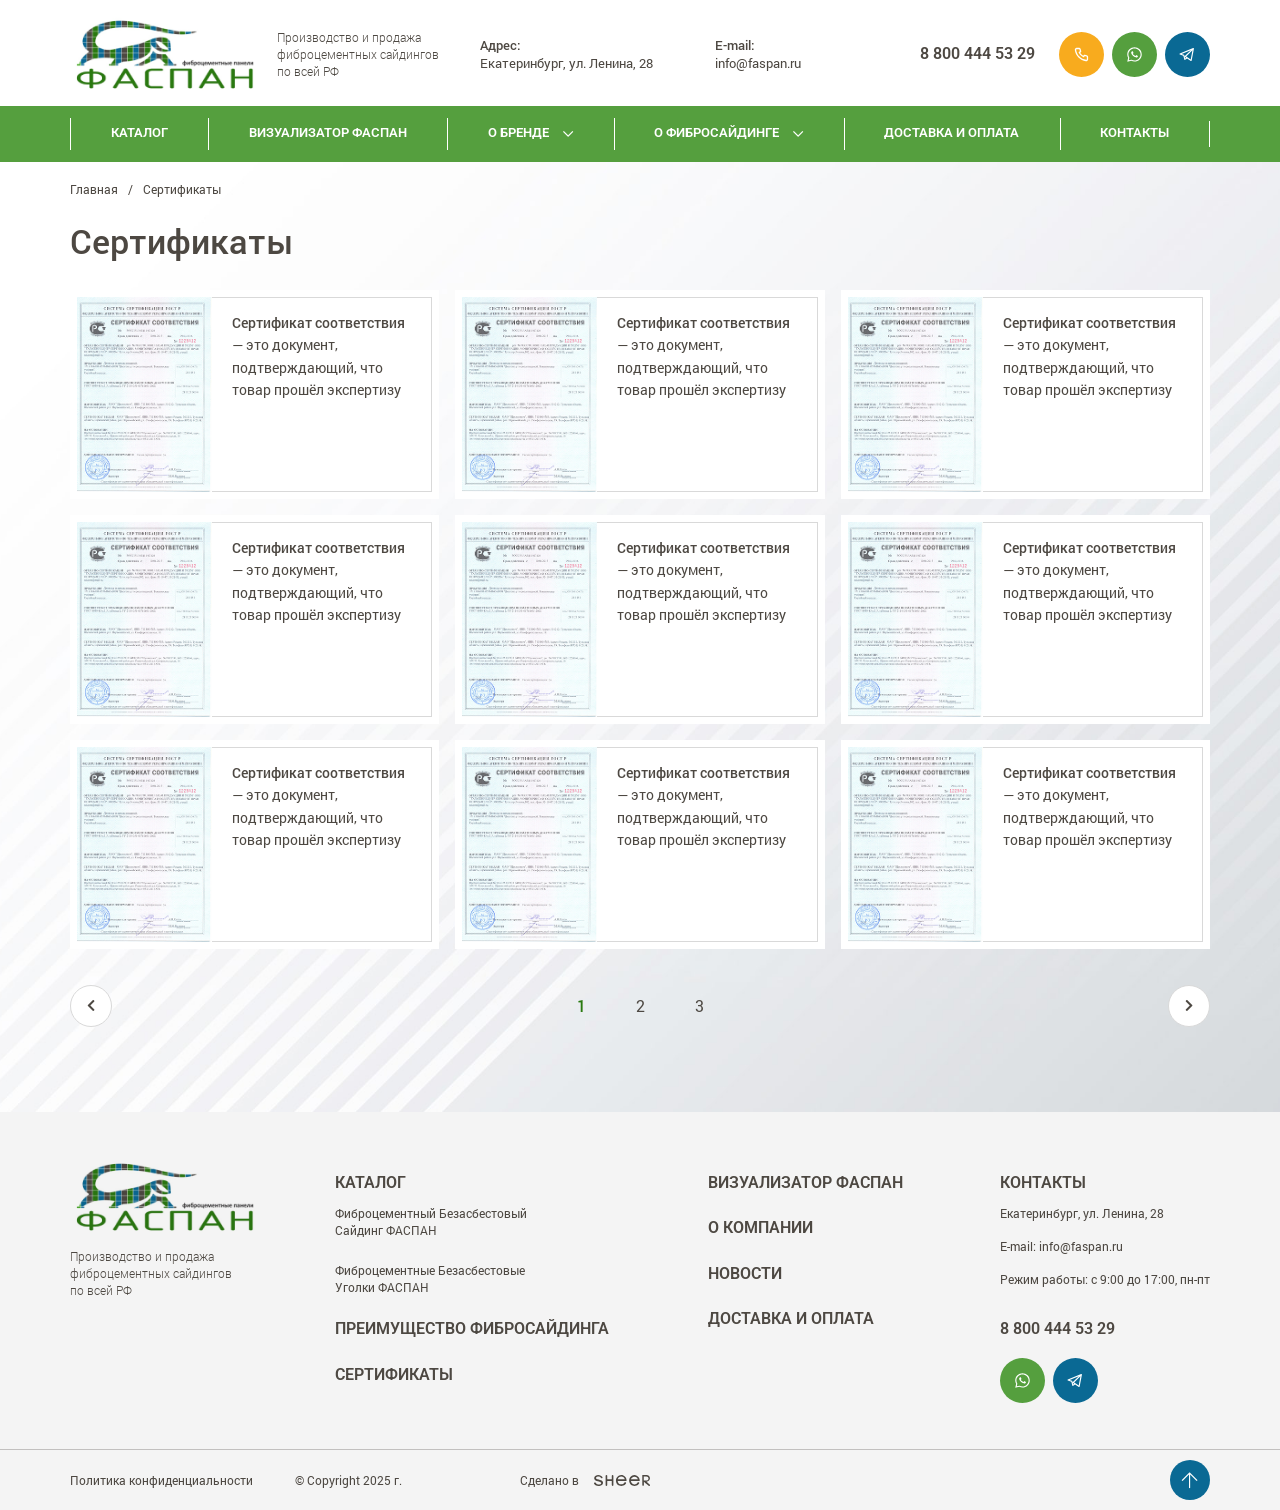
<file: sertificats.html>
<!DOCTYPE html>
<!--[if lt IE 7]><html lang="ru" class="lt-ie9 lt-ie8 lt-ie7"><![endif]-->
<!--[if IE 7]><html lang="ru" class="lt-ie9 lt-ie8"><![endif]-->
<!--[if IE 8]><html lang="ru" class="lt-ie9"><![endif]-->
<!--[if gt IE 8]><!-->
<html lang="ru">
<!--<![endif]-->
<head>
	<meta charset="utf-8" />
	<title>Заголовок</title>
	<meta http-equiv="X-UA-Compatible" content="IE=edge" />
	<meta name="viewport" content="width=device-width, initial-scale=1, maximum-scale=1">
	<meta name="format-detection" content="telephone=no" />
	<link rel="shortcut icon" href="favicon.png" />
	<link rel="stylesheet" href="libs/bootstrap/bootstrap-grid.css" />
	<link rel="stylesheet" href="libs/fontawesome-free-5.12.0-web/css/all.min.css" />
	<link rel="stylesheet" href="libs/fancybox-master/dist/jquery.fancybox.min.css" />
	<link rel="stylesheet" href="libs/slick-1.5.9/slick/slick.css" />
	<link rel="stylesheet" href="css/fonts.css" />
	<link rel="stylesheet" href="css/main.css?ver=1.3" />
	<link rel="stylesheet" href="css/media.css?ver=1.3" />
</head>
<body>

	<div class="wrapper wrapper_page">

		<header class="header default">
			<div class="container">
				<div class="header__wrapper">
					<span class='sandwich'> 
						<span class='sw-topper'></span>
						<span class='sw-bottom'></span>
						<span class='sw-footer'></span>
					</span>
					<div class="logo-wrap">
						<a href="#" class="logo">
							<img src="img/logo.png" alt="alt">
						</a>
						<div class="logo-descr">Производство и продажа фиброцементных сайдингов по всей РФ</div>
					</div>
					<div class="header__info">
						<strong>Адрес:</strong> 
						<p>Екатеринбург, ул. Ленина, 28</p>
					</div>
					<div class="header__info">
						<strong>E-mail:</strong> 
						<p><a href="mailto:info@faspan.ru">info@faspan.ru</a></p>
					</div>
					<div class="header__contacts">
						<a href="tel:88004445329" class="phone-main">8 800 444 53 29</a>
						<ul class="socials-list">
							<li><a href="tel:88004445329"><img src="img/ic_phone.svg" alt="alt"></a></li>
							<li><a href="#" target="_blank"><img src="img/ic_wp.svg" alt="alt"></a></li>
							<li><a href="#" target="_blank"><img src="img/ic_tg.svg" alt="alt"></a></li>
						</ul>
					</div>
					<a href="tel:88004445329" class="phone-mob"><img src="img/ic_phone.svg" alt="alt"></a>
				</div>
			</div>
			<div class="header__bottom">
				<div class="container">
					<ul class="menu">
						<li><a href="#">каталог</a></li>
						<li><a href="#">визуализатор фаспан</a></li>
						<li class="menu__haschild">
							<a href="#">о бренде</a>
							<ul>
								<li><a href="#">о бренде</a></li>
								<li><a href="#">о бренде</a></li>
								<li><a href="#">о бренде</a></li>
								<li><a href="#">о бренде</a></li>
							</ul>
						</li>
						<li class="menu__haschild">
							<a href="#">о фибросайдинге</a>
							<ul>
								<li><a href="#">о фибросайдинге</a></li>
								<li><a href="#">о фибросайдинге</a></li>
								<li><a href="#">о фибросайдинге</a></li>
								<li><a href="#">о фибросайдинге</a></li>
							</ul>
						</li>
						<li><a href="#">доставка и оплата</a></li>
						<li><a href="#">контакты</a></li>
					</ul>
					<div class="show-mob">
						<div class="header__info">
							<strong>Адрес:</strong> 
							<p>Екатеринбург, ул. Ленина, 28</p>
						</div>
						<div class="header__info">
							<strong>E-mail:</strong> 
							<p><a href="mailto:info@faspan.ru">info@faspan.ru</a></p>
						</div>
						<div class="header__contacts">
							<a href="tel:88004445329" class="phone-main">8 800 444 53 29</a>
							<ul class="socials-list">
								<li><a href="tel:88004445329"><img src="img/ic_phone.svg" alt="alt"></a></li>
								<li><a href="#" target="_blank"><img src="img/ic_wp.svg" alt="alt"></a></li>
								<li><a href="#" target="_blank"><img src="img/ic_tg.svg" alt="alt"></a></li>
							</ul>
						</div>
					</div>
				</div>
			</div>
			<div class="menu-overlay"></div>
		</header>

		<section class="page-sertificats">
			<div class="container">
				<ul class="breadcrumbs">
					<li><a href="#">Главная</a></li>
					<li>Сертификаты</li>
				</ul>
				<h1 class="title-section">Сертификаты</h1>
				<div class="row row_main">
					<div class="col-lg-4 col-md-6">
						<a href="img/sertificat1.jpg" class="item-sertificat fancybox">
							<span class="item-sertificat__image">
								<img src="img/sertificat1.jpg" alt="alt">
							</span>
							<span class="item-sertificat__content">
								<span class="item-sertificat__title"><strong>Сертификат соответствия</strong> — это документ, подтверждающий, что товар прошёл экспертизу</span>
							</span>
						</a>
					</div>
					<div class="col-lg-4 col-md-6">
						<a href="img/sertificat1.jpg" class="item-sertificat fancybox">
							<span class="item-sertificat__image">
								<img src="img/sertificat1.jpg" alt="alt">
							</span>
							<span class="item-sertificat__content">
								<span class="item-sertificat__title"><strong>Сертификат соответствия</strong> — это документ, подтверждающий, что товар прошёл экспертизу</span>
							</span>
						</a>
					</div>
					<div class="col-lg-4 col-md-6">
						<a href="img/sertificat1.jpg" class="item-sertificat fancybox">
							<span class="item-sertificat__image">
								<img src="img/sertificat1.jpg" alt="alt">
							</span>
							<span class="item-sertificat__content">
								<span class="item-sertificat__title"><strong>Сертификат соответствия</strong> — это документ, подтверждающий, что товар прошёл экспертизу</span>
							</span>
						</a>
					</div>
					<div class="col-lg-4 col-md-6">
						<a href="img/sertificat1.jpg" class="item-sertificat fancybox">
							<span class="item-sertificat__image">
								<img src="img/sertificat1.jpg" alt="alt">
							</span>
							<span class="item-sertificat__content">
								<span class="item-sertificat__title"><strong>Сертификат соответствия</strong> — это документ, подтверждающий, что товар прошёл экспертизу</span>
							</span>
						</a>
					</div>
					<div class="col-lg-4 col-md-6">
						<a href="img/sertificat1.jpg" class="item-sertificat fancybox">
							<span class="item-sertificat__image">
								<img src="img/sertificat1.jpg" alt="alt">
							</span>
							<span class="item-sertificat__content">
								<span class="item-sertificat__title"><strong>Сертификат соответствия</strong> — это документ, подтверждающий, что товар прошёл экспертизу</span>
							</span>
						</a>
					</div>
					<div class="col-lg-4 col-md-6">
						<a href="img/sertificat1.jpg" class="item-sertificat fancybox">
							<span class="item-sertificat__image">
								<img src="img/sertificat1.jpg" alt="alt">
							</span>
							<span class="item-sertificat__content">
								<span class="item-sertificat__title"><strong>Сертификат соответствия</strong> — это документ, подтверждающий, что товар прошёл экспертизу</span>
							</span>
						</a>
					</div>
					<div class="col-lg-4 col-md-6">
						<a href="img/sertificat1.jpg" class="item-sertificat fancybox">
							<span class="item-sertificat__image">
								<img src="img/sertificat1.jpg" alt="alt">
							</span>
							<span class="item-sertificat__content">
								<span class="item-sertificat__title"><strong>Сертификат соответствия</strong> — это документ, подтверждающий, что товар прошёл экспертизу</span>
							</span>
						</a>
					</div>
					<div class="col-lg-4 col-md-6">
						<a href="img/sertificat1.jpg" class="item-sertificat fancybox">
							<span class="item-sertificat__image">
								<img src="img/sertificat1.jpg" alt="alt">
							</span>
							<span class="item-sertificat__content">
								<span class="item-sertificat__title"><strong>Сертификат соответствия</strong> — это документ, подтверждающий, что товар прошёл экспертизу</span>
							</span>
						</a>
					</div>
					<div class="col-lg-4 col-md-6">
						<a href="img/sertificat1.jpg" class="item-sertificat fancybox">
							<span class="item-sertificat__image">
								<img src="img/sertificat1.jpg" alt="alt">
							</span>
							<span class="item-sertificat__content">
								<span class="item-sertificat__title"><strong>Сертификат соответствия</strong> — это документ, подтверждающий, что товар прошёл экспертизу</span>
							</span>
						</a>
					</div>
				</div>
				<div class="pager">
					<a class="prev page-numbers" href="#"><i class="fas fa-chevron-left"></i></a>
					<span aria-current="page" class="page-numbers current" href="#">1</span> 
					<a class="page-numbers" href="#">2</a> 
					<a class="page-numbers" href="#">3</a> 
					<a class="next page-numbers" href="#"><i class="fas fa-chevron-right"></i></a>
				</div>
			</div>
		</section>

		<footer class="footer">
			<div class="container">
				<div class="row">
					<div class="col-lg-3">
						<div class="footer__logo">
							<a href="#" class="logo">
								<img src="img/logo.png" alt="alt">
							</a>
							<div class="logo-descr">Производство и продажа фиброцементных сайдингов по всей РФ</div>
						</div>
					</div>
					<div class="col-lg-3">
						<div class="footer__column">
							<div class="footer__title">каталог  <i class="far fa-chevron-down"></i></div>
							<div class="footer__content">
								<ul class="footer__nav">
									<li><a href="#">Фиброцементный Безасбестовый <br>Cайдинг ФАСПАН</a></li>
									<li><a href="#">Фиброцементные Безасбестовые <br>Уголки ФАСПАН</a></li>
								</ul>
							</div>
							<ul class="footer__nav footer__nav_big">
								<li><a href="#">ПРЕИМУЩЕСТВО ФИБРОСАЙДИНГА</a></li>
								<li><a href="#">СЕРТИФИКАТЫ</a></li>
							</ul>
						</div>
					</div>
					<div class="col-lg-3">
						<div class="footer__column">
							<ul class="footer__nav footer__nav_big">
								<li><a href="#">ВИЗУАЛИЗАТОР ФАСПАН</a></li>
								<li><a href="#">О КОМПАНИИ</a></li>
								<li><a href="#">НОВОСТИ</a></li>
								<li><a href="#">ДОСТАВКА И ОПЛАТА</a></li>
							</ul>
						</div>
					</div>
					<div class="col-lg-3">
						<div class="footer__column">
							<div class="footer__info">
								<div class="footer__title">контакты  <i class="far fa-chevron-down"></i></div>
								<div class="footer__content">
									<div class="footer__contacts">
										<p>Екатеринбург, ул. Ленина, 28</p>
										<p>E-mail: <a href="mailto:info@faspan.ru">info@faspan.ru</a></p>
										<p>Режим работы: с 9:00 до 17:00, пн-пт</p>
									</div>
									<a href="tel:88004445329" class="phone-main">8 800 444 53 29</a>
									<ul class="socials-list">
										<li><a href="#" target="_blank"><img src="img/ic_wp.svg" alt="alt"></a></li>
										<li><a href="#" target="_blank"><img src="img/ic_tg.svg" alt="alt"></a></li>
									</ul>
								</div>
							</div>
						</div>
					</div>
				</div>
			</div>
			<div class="footer-bottom">
				<div class="container">
					<div class="row align-items-center">
						<div class="col-lg">
							<a href="#">Политика конфиденциальности </a>
						</div>
						<div class="col-lg">
							<div class="copyright">© Copyright  2025 г.</div>
						</div>
						<div class="col-lg">
							<div class="create">Сделано в <a href="#"><img src="img/copy.svg" alt="alt"></a></div>
						</div>
						<div class="col-lg-5">
							<a href="#" class="btn-top"><i class="fal fa-arrow-up"></i></a>
						</div>
					</div>
				</div>
			</div>
		</footer>
		
	</div>

	<!--[if lt IE 9]>
	<script src="libs/html5shiv/es5-shim.min.js"></script>
	<script src="libs/html5shiv/html5shiv.min.js"></script>
	<script src="libs/html5shiv/html5shiv-printshiv.min.js"></script>
	<script src="libs/respond/respond.min.js"></script>
	<![endif]-->
	<script src="libs/jquery/jquery-3.6.0.min.js"></script>
	<script src="libs/jquery-mousewheel/jquery.mousewheel.min.js"></script>
	<script src="libs/fancybox-master/dist/jquery.fancybox.min.js"></script>
	<script src="libs/slick-1.5.9/slick/slick.min.js"></script>
	<script src="libs/mask/jquery.maskedinput.js"></script>
	<script src="libs/jQueryFormStyler-master/jquery.formstyler.min.js"></script>
	<script src="js/common.js?ver=1.3"></script>
	<!-- Yandex.Metrika counter --><!-- /Yandex.Metrika counter -->
	<!-- Google Analytics counter --><!-- /Google Analytics counter -->
</body>
</html>
</file>
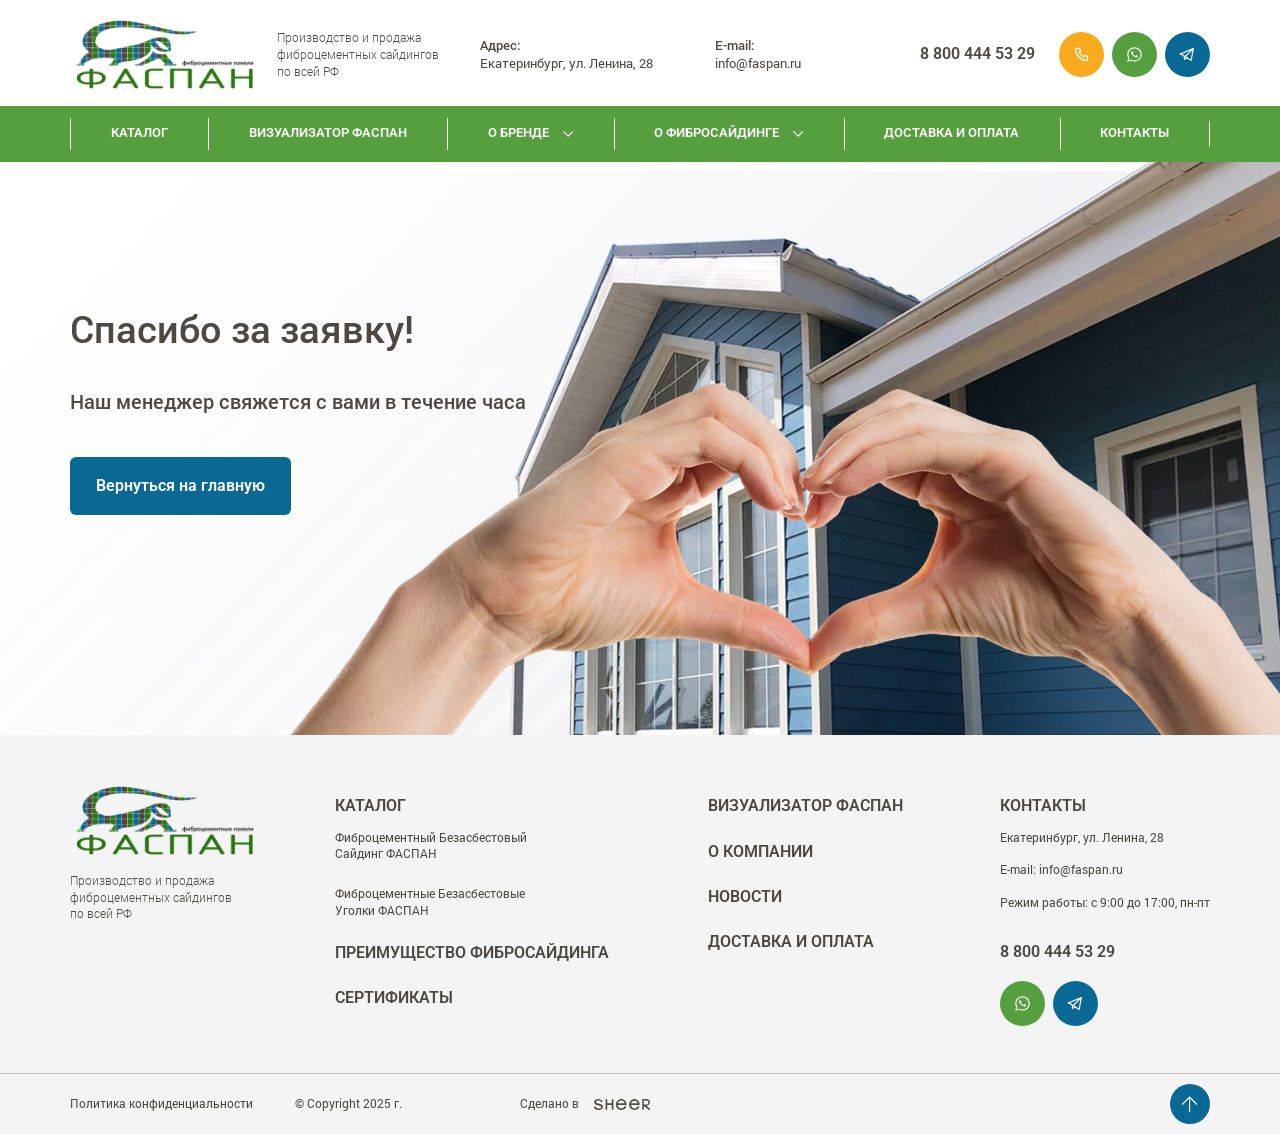
<file: thanks.html>
<!DOCTYPE html>
<!--[if lt IE 7]><html lang="ru" class="lt-ie9 lt-ie8 lt-ie7"><![endif]-->
<!--[if IE 7]><html lang="ru" class="lt-ie9 lt-ie8"><![endif]-->
<!--[if IE 8]><html lang="ru" class="lt-ie9"><![endif]-->
<!--[if gt IE 8]><!-->
<html lang="ru">
<!--<![endif]-->
<head>
	<meta charset="utf-8" />
	<title>Заголовок</title>
	<meta http-equiv="X-UA-Compatible" content="IE=edge" />
	<meta name="viewport" content="width=device-width, initial-scale=1, maximum-scale=1">
	<meta name="format-detection" content="telephone=no" />
	<link rel="shortcut icon" href="favicon.png" />
	<link rel="stylesheet" href="libs/bootstrap/bootstrap-grid.css" />
	<link rel="stylesheet" href="libs/fontawesome-free-5.12.0-web/css/all.min.css" />
	<link rel="stylesheet" href="libs/fancybox-master/dist/jquery.fancybox.min.css" />
	<link rel="stylesheet" href="libs/slick-1.5.9/slick/slick.css" />
	<link rel="stylesheet" href="css/fonts.css" />
	<link rel="stylesheet" href="css/main.css?ver=1.3" />
	<link rel="stylesheet" href="css/media.css?ver=1.3" />
</head>
<body>

	<div class="wrapper wrapper_page">

		<header class="header default">
			<div class="container">
				<div class="header__wrapper">
					<span class='sandwich'> 
						<span class='sw-topper'></span>
						<span class='sw-bottom'></span>
						<span class='sw-footer'></span>
					</span>
					<div class="logo-wrap">
						<a href="#" class="logo">
							<img src="img/logo.png" alt="alt">
						</a>
						<div class="logo-descr">Производство и продажа фиброцементных сайдингов по всей РФ</div>
					</div>
					<div class="header__info">
						<strong>Адрес:</strong> 
						<p>Екатеринбург, ул. Ленина, 28</p>
					</div>
					<div class="header__info">
						<strong>E-mail:</strong> 
						<p><a href="mailto:info@faspan.ru">info@faspan.ru</a></p>
					</div>
					<div class="header__contacts">
						<a href="tel:88004445329" class="phone-main">8 800 444 53 29</a>
						<ul class="socials-list">
							<li><a href="tel:88004445329"><img src="img/ic_phone.svg" alt="alt"></a></li>
							<li><a href="#" target="_blank"><img src="img/ic_wp.svg" alt="alt"></a></li>
							<li><a href="#" target="_blank"><img src="img/ic_tg.svg" alt="alt"></a></li>
						</ul>
					</div>
					<a href="tel:88004445329" class="phone-mob"><img src="img/ic_phone.svg" alt="alt"></a>
				</div>
			</div>
			<div class="header__bottom">
				<div class="container">
					<ul class="menu">
						<li><a href="#">каталог</a></li>
						<li><a href="#">визуализатор фаспан</a></li>
						<li class="menu__haschild">
							<a href="#">о бренде</a>
							<ul>
								<li><a href="#">о бренде</a></li>
								<li><a href="#">о бренде</a></li>
								<li><a href="#">о бренде</a></li>
								<li><a href="#">о бренде</a></li>
							</ul>
						</li>
						<li class="menu__haschild">
							<a href="#">о фибросайдинге</a>
							<ul>
								<li><a href="#">о фибросайдинге</a></li>
								<li><a href="#">о фибросайдинге</a></li>
								<li><a href="#">о фибросайдинге</a></li>
								<li><a href="#">о фибросайдинге</a></li>
							</ul>
						</li>
						<li><a href="#">доставка и оплата</a></li>
						<li><a href="#">контакты</a></li>
					</ul>
					<div class="show-mob">
						<div class="header__info">
							<strong>Адрес:</strong> 
							<p>Екатеринбург, ул. Ленина, 28</p>
						</div>
						<div class="header__info">
							<strong>E-mail:</strong> 
							<p><a href="mailto:info@faspan.ru">info@faspan.ru</a></p>
						</div>
						<div class="header__contacts">
							<a href="tel:88004445329" class="phone-main">8 800 444 53 29</a>
							<ul class="socials-list">
								<li><a href="tel:88004445329"><img src="img/ic_phone.svg" alt="alt"></a></li>
								<li><a href="#" target="_blank"><img src="img/ic_wp.svg" alt="alt"></a></li>
								<li><a href="#" target="_blank"><img src="img/ic_tg.svg" alt="alt"></a></li>
							</ul>
						</div>
					</div>
				</div>
			</div>
			<div class="menu-overlay"></div>
		</header>

		<section class="page-thanks">
			<div class="container">
				<h1 class="title-big">Спасибо за заявку!</h1>
				<div class="title-middle">Наш менеджер свяжется с вами в течение часа</div>
				<a href="/" class="btn-main">Вернуться на главную</a>
			</div>
		</section>

		<footer class="footer">
			<div class="container">
				<div class="row">
					<div class="col-lg-3">
						<div class="footer__logo">
							<a href="#" class="logo">
								<img src="img/logo.png" alt="alt">
							</a>
							<div class="logo-descr">Производство и продажа фиброцементных сайдингов по всей РФ</div>
						</div>
					</div>
					<div class="col-lg-3">
						<div class="footer__column">
							<div class="footer__title">каталог  <i class="far fa-chevron-down"></i></div>
							<div class="footer__content">
								<ul class="footer__nav">
									<li><a href="#">Фиброцементный Безасбестовый <br>Cайдинг ФАСПАН</a></li>
									<li><a href="#">Фиброцементные Безасбестовые <br>Уголки ФАСПАН</a></li>
								</ul>
							</div>
							<ul class="footer__nav footer__nav_big">
								<li><a href="#">ПРЕИМУЩЕСТВО ФИБРОСАЙДИНГА</a></li>
								<li><a href="#">СЕРТИФИКАТЫ</a></li>
							</ul>
						</div>
					</div>
					<div class="col-lg-3">
						<div class="footer__column">
							<ul class="footer__nav footer__nav_big">
								<li><a href="#">ВИЗУАЛИЗАТОР ФАСПАН</a></li>
								<li><a href="#">О КОМПАНИИ</a></li>
								<li><a href="#">НОВОСТИ</a></li>
								<li><a href="#">ДОСТАВКА И ОПЛАТА</a></li>
							</ul>
						</div>
					</div>
					<div class="col-lg-3">
						<div class="footer__column">
							<div class="footer__info">
								<div class="footer__title">контакты  <i class="far fa-chevron-down"></i></div>
								<div class="footer__content">
									<div class="footer__contacts">
										<p>Екатеринбург, ул. Ленина, 28</p>
										<p>E-mail: <a href="mailto:info@faspan.ru">info@faspan.ru</a></p>
										<p>Режим работы: с 9:00 до 17:00, пн-пт</p>
									</div>
									<a href="tel:88004445329" class="phone-main">8 800 444 53 29</a>
									<ul class="socials-list">
										<li><a href="#" target="_blank"><img src="img/ic_wp.svg" alt="alt"></a></li>
										<li><a href="#" target="_blank"><img src="img/ic_tg.svg" alt="alt"></a></li>
									</ul>
								</div>
							</div>
						</div>
					</div>
				</div>
			</div>
			<div class="footer-bottom">
				<div class="container">
					<div class="row align-items-center">
						<div class="col-lg">
							<a href="#">Политика конфиденциальности </a>
						</div>
						<div class="col-lg">
							<div class="copyright">© Copyright  2025 г.</div>
						</div>
						<div class="col-lg">
							<div class="create">Сделано в <a href="#"><img src="img/copy.svg" alt="alt"></a></div>
						</div>
						<div class="col-lg-5">
							<a href="#" class="btn-top"><i class="fal fa-arrow-up"></i></a>
						</div>
					</div>
				</div>
			</div>
		</footer>
		
	</div>

	<!--[if lt IE 9]>
	<script src="libs/html5shiv/es5-shim.min.js"></script>
	<script src="libs/html5shiv/html5shiv.min.js"></script>
	<script src="libs/html5shiv/html5shiv-printshiv.min.js"></script>
	<script src="libs/respond/respond.min.js"></script>
	<![endif]-->
	<script src="libs/jquery/jquery-3.6.0.min.js"></script>
	<script src="libs/jquery-mousewheel/jquery.mousewheel.min.js"></script>
	<script src="libs/fancybox-master/dist/jquery.fancybox.min.js"></script>
	<script src="libs/slick-1.5.9/slick/slick.min.js"></script>
	<script src="libs/mask/jquery.maskedinput.js"></script>
	<script src="libs/jQueryFormStyler-master/jquery.formstyler.min.js"></script>
	<script src="js/common.js?ver=1.3"></script>
	<!-- Yandex.Metrika counter --><!-- /Yandex.Metrika counter -->
	<!-- Google Analytics counter --><!-- /Google Analytics counter -->
</body>
</html>
</file>
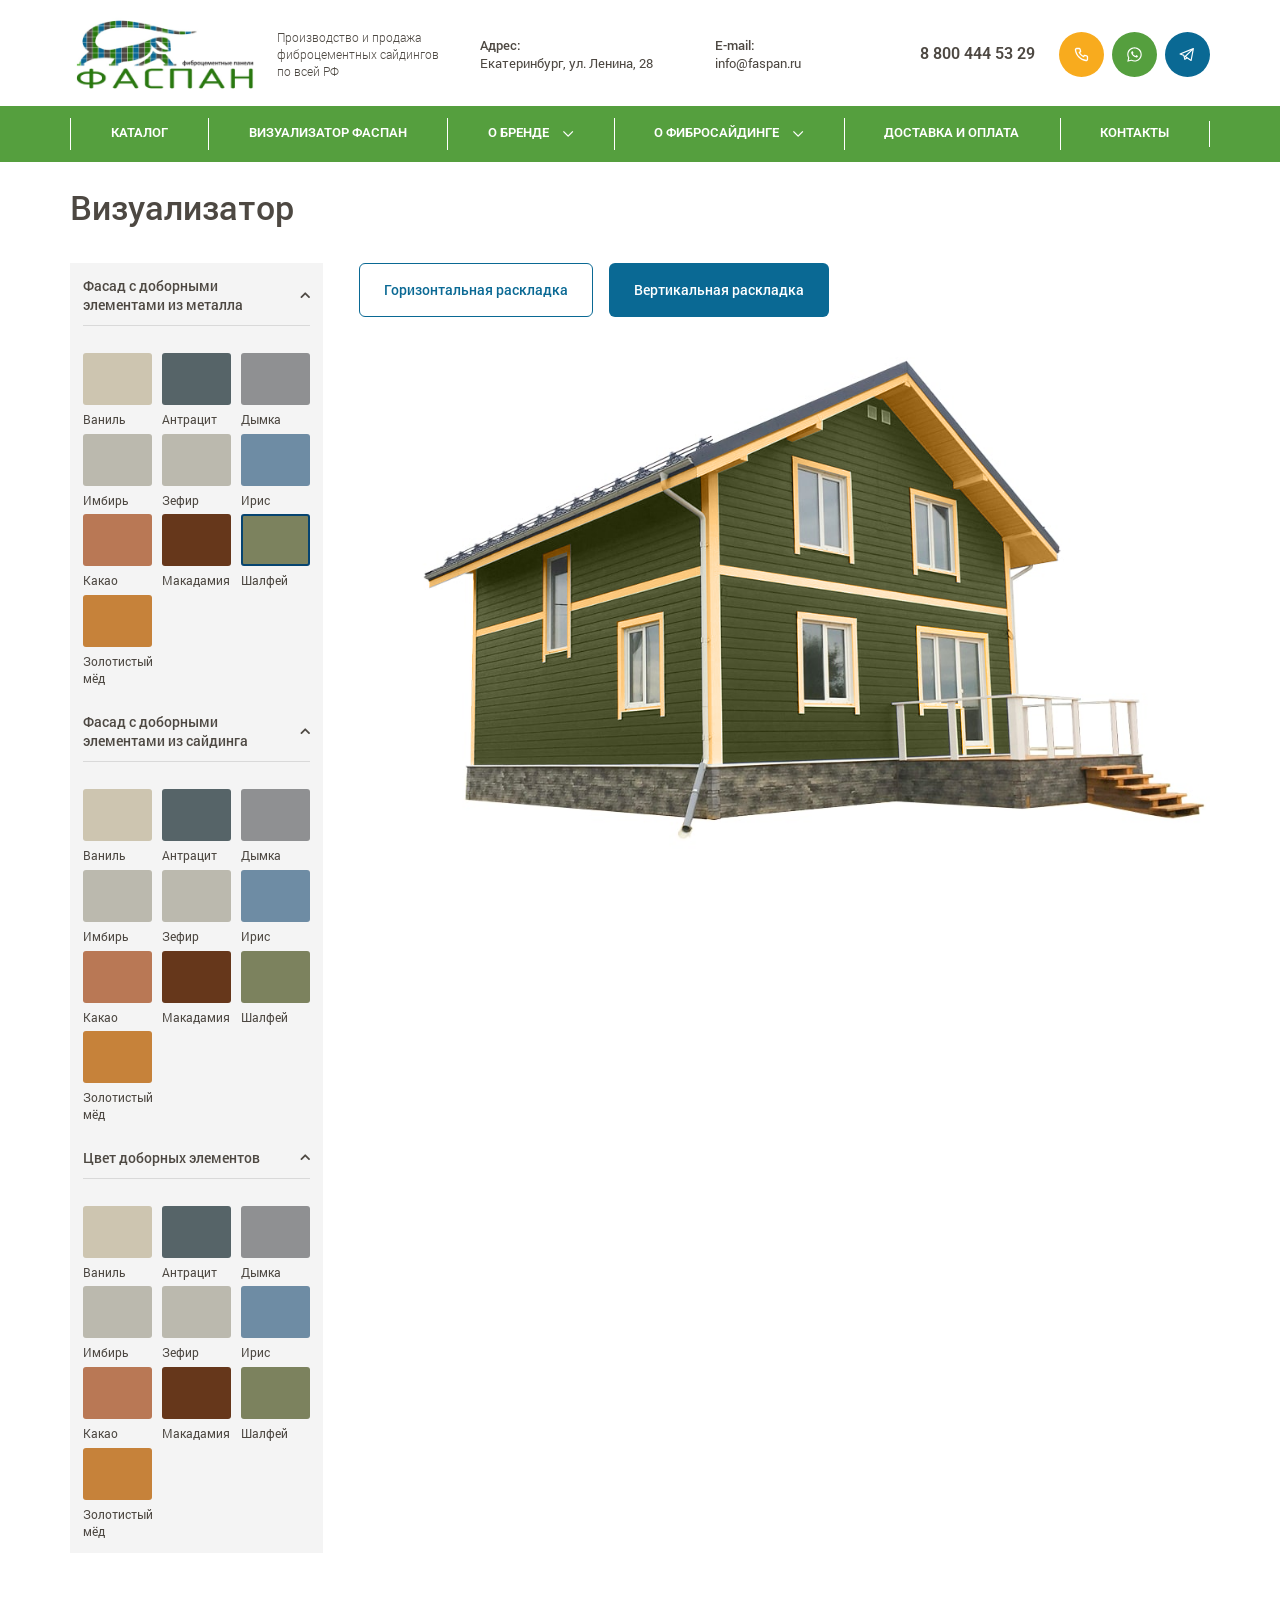
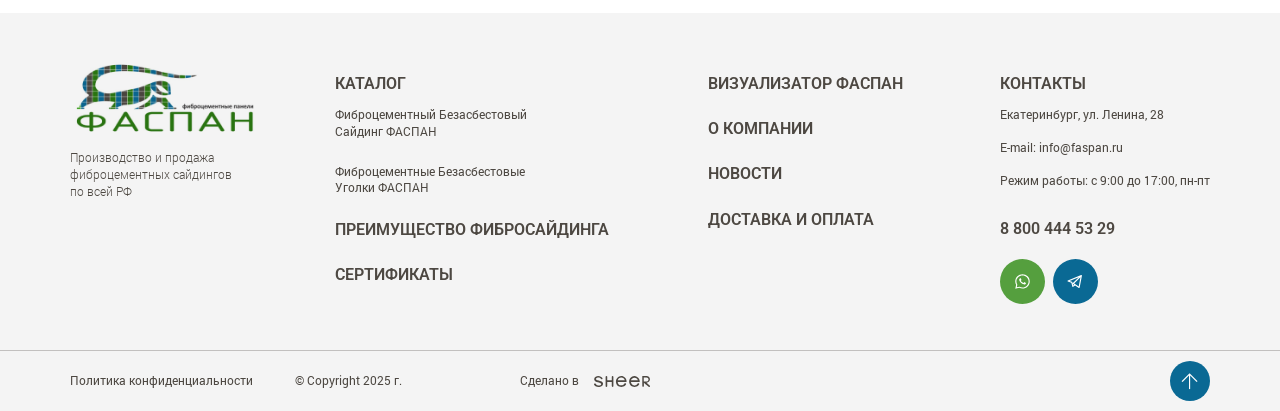
<file: visualizer.html>
<!DOCTYPE html>
<!--[if lt IE 7]><html lang="ru" class="lt-ie9 lt-ie8 lt-ie7"><![endif]-->
<!--[if IE 7]><html lang="ru" class="lt-ie9 lt-ie8"><![endif]-->
<!--[if IE 8]><html lang="ru" class="lt-ie9"><![endif]-->
<!--[if gt IE 8]><!-->
<html lang="ru">
<!--<![endif]-->
<head>
	<meta charset="utf-8" />
	<title>Заголовок</title>
	<meta http-equiv="X-UA-Compatible" content="IE=edge" />
	<meta name="viewport" content="width=device-width, initial-scale=1, maximum-scale=1">
	<meta name="format-detection" content="telephone=no" />
	<link rel="shortcut icon" href="favicon.png" />
	<link rel="stylesheet" href="libs/bootstrap/bootstrap-grid.css" />
	<link rel="stylesheet" href="libs/fontawesome-free-5.12.0-web/css/all.min.css" />
	<link rel="stylesheet" href="libs/fancybox-master/dist/jquery.fancybox.min.css" />
	<link rel="stylesheet" href="libs/slick-1.5.9/slick/slick.css" />
	<link rel="stylesheet" href="css/fonts.css" />
	<link rel="stylesheet" href="css/main.css?ver=1.4" />
	<link rel="stylesheet" href="css/media.css?ver=1.4" />
</head>
<body>

	<div class="wrapper wrapper_page">

		<header class="header default">
			<div class="container">
				<div class="header__wrapper">
					<span class='sandwich'>
						<span class='sw-topper'></span>
						<span class='sw-bottom'></span>
						<span class='sw-footer'></span>
					</span>
					<div class="logo-wrap">
						<a href="#" class="logo">
							<img src="img/logo.png" alt="alt">
						</a>
						<div class="logo-descr">Производство и продажа фиброцементных сайдингов по всей РФ</div>
					</div>
					<div class="header__info">
						<strong>Адрес:</strong> 
						<p>Екатеринбург, ул. Ленина, 28</p>
					</div>
					<div class="header__info">
						<strong>E-mail:</strong> 
						<p><a href="mailto:info@faspan.ru">info@faspan.ru</a></p>
					</div>
					<div class="header__contacts">
						<a href="tel:88004445329" class="phone-main">8 800 444 53 29</a>
						<ul class="socials-list">
							<li><a href="tel:88004445329"><img src="img/ic_phone.svg" alt="alt"></a></li>
							<li><a href="#" target="_blank"><img src="img/ic_wp.svg" alt="alt"></a></li>
							<li><a href="#" target="_blank"><img src="img/ic_tg.svg" alt="alt"></a></li>
						</ul>
					</div>
					<a href="tel:88004445329" class="phone-mob"><img src="img/ic_phone.svg" alt="alt"></a>
				</div>
			</div>
			<div class="header__bottom">
				<div class="container">
					<ul class="menu">
						<li><a href="#">каталог</a></li>
						<li><a href="#">визуализатор фаспан</a></li>
						<li class="menu__haschild">
							<a href="#">о бренде</a>
							<ul>
								<li><a href="#">о бренде</a></li>
								<li><a href="#">о бренде</a></li>
								<li><a href="#">о бренде</a></li>
								<li><a href="#">о бренде</a></li>
							</ul>
						</li>
						<li class="menu__haschild">
							<a href="#">о фибросайдинге</a>
							<ul>
								<li><a href="#">о фибросайдинге</a></li>
								<li><a href="#">о фибросайдинге</a></li>
								<li><a href="#">о фибросайдинге</a></li>
								<li><a href="#">о фибросайдинге</a></li>
							</ul>
						</li>
						<li><a href="#">доставка и оплата</a></li>
						<li><a href="#">контакты</a></li>
					</ul>
					<div class="show-mob">
						<div class="header__info">
							<strong>Адрес:</strong> 
							<p>Екатеринбург, ул. Ленина, 28</p>
						</div>
						<div class="header__info">
							<strong>E-mail:</strong> 
							<p><a href="mailto:info@faspan.ru">info@faspan.ru</a></p>
						</div>
						<div class="header__contacts">
							<a href="tel:88004445329" class="phone-main">8 800 444 53 29</a>
							<ul class="socials-list">
								<li><a href="tel:88004445329"><img src="img/ic_phone.svg" alt="alt"></a></li>
								<li><a href="#" target="_blank"><img src="img/ic_wp.svg" alt="alt"></a></li>
								<li><a href="#" target="_blank"><img src="img/ic_tg.svg" alt="alt"></a></li>
							</ul>
						</div>
					</div>
				</div>
			</div>
			<div class="menu-overlay"></div>
		</header>

		<section class="page-visualizer">
			<div class="container">
				<h1 class="title-section">Визуализатор</h1>
				<div class="row">
					<div class="col-lg-3">
						<div class="sidebar-visualizer">
							<div class="item-sidebar active">
								<div class="item-sidebar__head">Фасад с доборными элементами из металла <i class="fas fa-chevron-down"></i></div>
								<div class="item-sidebar__content" style="display: block;">
									<div class="row row_selects">
										<div class="col-4">
											<div class="item-select">
												<div class="item-select__color" style="background: #cdc5b0;"></div>
												<div class="item-select__title">Ваниль</div>
											</div>
										</div>
										<div class="col-4">
											<div class="item-select">
												<div class="item-select__color" style="background: #566468;"></div>
												<div class="item-select__title">Антрацит</div>
											</div>
										</div>
										<div class="col-4">
											<div class="item-select">
												<div class="item-select__color" style="background: #8f9092;"></div>
												<div class="item-select__title">Дымка</div>
											</div>
										</div>
										<div class="col-4">
											<div class="item-select">
												<div class="item-select__color" style="background: #bbb9ae;"></div>
												<div class="item-select__title">Имбирь</div>
											</div>
										</div>
										<div class="col-4">
											<div class="item-select">
												<div class="item-select__color" style="background: #bbb9ae;"></div>
												<div class="item-select__title">Зефир</div>
											</div>
										</div>
										<div class="col-4">
											<div class="item-select">
												<div class="item-select__color" style="background: #6e8ca4;"></div>
												<div class="item-select__title">Ирис</div>
											</div>
										</div>
										<div class="col-4">
											<div class="item-select">
												<div class="item-select__color" style="background: #b97855;"></div>
												<div class="item-select__title">Какао</div>
											</div>
										</div>
										<div class="col-4">
											<div class="item-select">
												<div class="item-select__color" style="background: #66371b;"></div>
												<div class="item-select__title">Макадамия</div>
											</div>
										</div>
										<div class="col-4">
											<div class="item-select active">
												<div class="item-select__color" style="background: #7c825e;"></div>
												<div class="item-select__title">Шалфей</div>
											</div>
										</div>
										<div class="col-4">
											<div class="item-select">
												<div class="item-select__color" style="background: #c6823a;"></div>
												<div class="item-select__title">Золотистый мёд</div>
											</div>
										</div>
									</div>
								</div>
							</div>
							<div class="item-sidebar active">
								<div class="item-sidebar__head">Фасад с доборными элементами из сайдинга <i class="fas fa-chevron-down"></i></div>
								<div class="item-sidebar__content" style="display: block;">
									<div class="row row_selects">
										<div class="col-4">
											<div class="item-select">
												<div class="item-select__color" style="background: #cdc5b0;"></div>
												<div class="item-select__title">Ваниль</div>
											</div>
										</div>
										<div class="col-4">
											<div class="item-select">
												<div class="item-select__color" style="background: #566468;"></div>
												<div class="item-select__title">Антрацит</div>
											</div>
										</div>
										<div class="col-4">
											<div class="item-select">
												<div class="item-select__color" style="background: #8f9092;"></div>
												<div class="item-select__title">Дымка</div>
											</div>
										</div>
										<div class="col-4">
											<div class="item-select">
												<div class="item-select__color" style="background: #bbb9ae;"></div>
												<div class="item-select__title">Имбирь</div>
											</div>
										</div>
										<div class="col-4">
											<div class="item-select">
												<div class="item-select__color" style="background: #bbb9ae;"></div>
												<div class="item-select__title">Зефир</div>
											</div>
										</div>
										<div class="col-4">
											<div class="item-select">
												<div class="item-select__color" style="background: #6e8ca4;"></div>
												<div class="item-select__title">Ирис</div>
											</div>
										</div>
										<div class="col-4">
											<div class="item-select">
												<div class="item-select__color" style="background: #b97855;"></div>
												<div class="item-select__title">Какао</div>
											</div>
										</div>
										<div class="col-4">
											<div class="item-select">
												<div class="item-select__color" style="background: #66371b;"></div>
												<div class="item-select__title">Макадамия</div>
											</div>
										</div>
										<div class="col-4">
											<div class="item-select">
												<div class="item-select__color" style="background: #7c825e;"></div>
												<div class="item-select__title">Шалфей</div>
											</div>
										</div>
										<div class="col-4">
											<div class="item-select">
												<div class="item-select__color" style="background: #c6823a;"></div>
												<div class="item-select__title">Золотистый мёд</div>
											</div>
										</div>
									</div>
								</div>
							</div>
							<div class="item-sidebar active">
								<div class="item-sidebar__head">Цвет доборных элементов <i class="fas fa-chevron-down"></i></div>
								<div class="item-sidebar__content" style="display: block;">
									<div class="row row_selects">
										<div class="col-4">
											<div class="item-select">
												<div class="item-select__color" style="background: #cdc5b0;"></div>
												<div class="item-select__title">Ваниль</div>
											</div>
										</div>
										<div class="col-4">
											<div class="item-select">
												<div class="item-select__color" style="background: #566468;"></div>
												<div class="item-select__title">Антрацит</div>
											</div>
										</div>
										<div class="col-4">
											<div class="item-select">
												<div class="item-select__color" style="background: #8f9092;"></div>
												<div class="item-select__title">Дымка</div>
											</div>
										</div>
										<div class="col-4">
											<div class="item-select">
												<div class="item-select__color" style="background: #bbb9ae;"></div>
												<div class="item-select__title">Имбирь</div>
											</div>
										</div>
										<div class="col-4">
											<div class="item-select">
												<div class="item-select__color" style="background: #bbb9ae;"></div>
												<div class="item-select__title">Зефир</div>
											</div>
										</div>
										<div class="col-4">
											<div class="item-select">
												<div class="item-select__color" style="background: #6e8ca4;"></div>
												<div class="item-select__title">Ирис</div>
											</div>
										</div>
										<div class="col-4">
											<div class="item-select">
												<div class="item-select__color" style="background: #b97855;"></div>
												<div class="item-select__title">Какао</div>
											</div>
										</div>
										<div class="col-4">
											<div class="item-select">
												<div class="item-select__color" style="background: #66371b;"></div>
												<div class="item-select__title">Макадамия</div>
											</div>
										</div>
										<div class="col-4">
											<div class="item-select">
												<div class="item-select__color" style="background: #7c825e;"></div>
												<div class="item-select__title">Шалфей</div>
											</div>
										</div>
										<div class="col-4">
											<div class="item-select">
												<div class="item-select__color" style="background: #c6823a;"></div>
												<div class="item-select__title">Золотистый мёд</div>
											</div>
										</div>
									</div>
								</div>
							</div>
						</div>
					</div>
					<div class="col-lg-9 col_visualizer">
						<div class="content-visualizer">
							<ul class="tabs-page">
								<li class="active"><a href="#tab1">Горизонтальная раскладка</a></li>
								<li><a href="#tab2">Вертикальная раскладка</a></li>
							</ul>
							<div class="image-visualizer">
								<img src="img/visualizer1.jpg" alt="alt">
								<div class="tab-container-page">
									<div class="tab-pane-page" id="tab1">
										<div class="layout-visualizer">
											<svg width="778" height="487" viewBox="0 0 778 487" fill="none" xmlns="http://www.w3.org/2000/svg">
												<path class="color-second" fill-rule="evenodd" clip-rule="evenodd" d="M0 258.5V267L289 147.5L330.5 130.5L335 129L336.5 172.5L340.5 176L342.5 181V189.5L346.5 476.5V481L344.5 485.5H349L363.5 484.5L359.932 251.281L715.71 302.958L720.5 398H727L718.5 243.5L777.5 233.5V225L592 0.5L330.5 116.5L294 133L0 258.5ZM715.151 291.871L711 209.5H709.5L708 202.5L656.5 144.5L654.5 146L648.5 144.5V135.5L560.5 32.5L559 35L553 32.5L551.5 29.5L486.5 60V71.5L450 87L442.5 83.5V80L394 102V110L358 125L359.725 237.763L715.151 291.871Z" fill="#B27E32" style="mix-blend-mode:color"/>
												<path class="color-second" fill-rule="evenodd" clip-rule="evenodd" d="M45 248.5H54.5L51.5 486.5H56L58.5984 328L139.5 305.5V359.5L144 358.5V350.5L171 344V354.5L175 353V296L336 252V239L175 286V212.5L140.5 225V296L58.7459 319L60 242.5L45 248.5ZM171 223V340.759L146 346L146.381 231.354L171 223Z" fill="#B27E32" style="mix-blend-mode:color"/>
												<path class="color-primary" fill-rule="evenodd" clip-rule="evenodd" d="M297 145L336 129L337 173L297 145ZM58 244V320L140 296V225.5L176 212.5V285.5L336.5 240C336 221.833 335 185 335 183C335 181 333.667 179.5 333 179C321.333 170.667 297.3 153.6 294.5 152C291.7 150.4 290 148.333 289.5 147.5L58 244ZM140 305.5L58 328.5L56 486.5C148.5 486.167 333.8 485.4 335 485C336.2 484.6 338.167 481.167 339 479.5L336 251L175.5 296V354L170.5 355V344.5L144 350V359.5L140 360.5V305.5ZM233.5 430.5V309L290 296L292 427H286V417L238.5 420.5V430.5H233.5Z" fill="#7C825E" style="mix-blend-mode:color"/>
												<path class="color-primary" fill-rule="evenodd" clip-rule="evenodd" d="M357.5 125L360 238.5L714.5 292.5L710.5 210H709V204.5L657 145.5H654H648.5V135.5L561 33L558 34.5L550.5 30.5L486.5 59.5V71.5L450 86.5L442.5 84V80L394 102.5V110L357.5 125ZM522 123L449 103.5L452 225.5H458.5V216.5L520 227.5V237.5H526L522 123ZM652.5 158.5L594.5 143.5L599 251.5H604.5V243.5L652.5 252.5V261H657.5L652.5 158.5Z" fill="#7C825E" style="mix-blend-mode:color"/>
												<path class="color-primary" fill-rule="evenodd" clip-rule="evenodd" d="M363.5 484L359.5 250.5L715 301.5L720.5 398.5L695.5 400.5L691.5 323L602.5 313.5L606 407L572.5 409V412.5H578L581.5 476.5L363.5 484ZM696 404L699.5 472H719L714.5 403L696 404ZM590.5 476.5L588 411.5L606 410.5L606.5 425H612.5V417H641.5L644.5 474L590.5 476.5ZM651.5 417.5H657.5L659.5 473.5H654.5L651.5 417.5ZM694 466.5H665V473.5L694 472V466.5ZM457 422.5L455 296L529 304L533 424H526.5V414.5L464 413V422.5H457Z" fill="#7C825E" style="mix-blend-mode:color"/>
												<path class="color-second" fill-rule="evenodd" clip-rule="evenodd" d="M232.5 309L289.5 296.5L291.5 426H286V416.5L237.5 421V429.5L233.5 430.5L232.5 309ZM241.5 318.5L242.5 417.5L286 412.5L284.5 308L241.5 318.5Z" fill="#B27E32" style="mix-blend-mode:color"/>
												<path class="color-second" fill-rule="evenodd" clip-rule="evenodd" d="M459 225.5L452.5 224.5L449 103L521.5 123L526 237H520V228L459 216.5V225.5ZM456.5 113L517 129L520 226L458.5 214L456.5 113Z" fill="#B27E32" style="mix-blend-mode:color"/>
												<path class="color-second" fill-rule="evenodd" clip-rule="evenodd" d="M594.5 142.5L652.5 158L657.5 260.5L652.5 260V252L604.5 243.5V251H599.5L594.5 142.5ZM600.5 151L648.5 164.5L652 249L604 240L600.5 151Z" fill="#B27E32" style="mix-blend-mode:color"/>
												<path class="color-second" fill-rule="evenodd" clip-rule="evenodd" d="M464.5 422.5H457L455 296L529 304.5L533 423.5H527V414.5L464.5 413.5V422.5ZM464 409.5L526.5 410.5L523 311.5L461.5 304.5L464 409.5Z" fill="#B27E32" style="mix-blend-mode:color"/>
												<path class="color-second" d="M606.5 425H612V416.5H641.5V410H606.5V425Z" fill="#BA7D0C" style="mix-blend-mode:color"/>
												<path class="color-second" d="M653.5 410H652V417H657.5L660 473H664V467L694.5 466V472H699.5L696 404H691.5L694.5 462.5L664 463.5L662 415.5H659.5V410H655.5H653.5Z" fill="#BA7D0C" style="mix-blend-mode:color"/>
												<path class="color-second" d="M603 313.5L606.5 406H611L608 321.5L687 330L691 400.5H696L691.5 323L603 313.5Z" fill="#BA7D0C" style="mix-blend-mode:color"/>
											</svg>
										</div>
									</div>
									<div class="tab-pane-page" id="tab2">
										<div class="layout-visualizer">
											<svg width="778" height="487" viewBox="0 0 778 487" fill="none" xmlns="http://www.w3.org/2000/svg">
												<path class="color-second" fill-rule="evenodd" clip-rule="evenodd" d="M0 258.5V267L289 147.5L330.5 130.5L335 129L336.5 172.5L340.5 176L342.5 181V189.5L346.5 476.5V481L344.5 485.5H349L363.5 484.5L359.932 251.281L715.71 302.958L720.5 398H727L718.5 243.5L777.5 233.5V225L592 0.5L330.5 116.5L294 133L0 258.5ZM715.151 291.871L711 209.5H709.5L708 202.5L656.5 144.5L654.5 146L648.5 144.5V135.5L560.5 32.5L559 35L553 32.5L551.5 29.5L486.5 60V71.5L450 87L442.5 83.5V80L394 102V110L358 125L359.725 237.763L715.151 291.871Z" fill="#B27E32" style="mix-blend-mode:color"/>
												<path class="color-second" fill-rule="evenodd" clip-rule="evenodd" d="M45 248.5H54.5L51.5 486.5H56L58.5984 328L139.5 305.5V359.5L144 358.5V350.5L171 344V354.5L175 353V296L336 252V239L175 286V212.5L140.5 225V296L58.7459 319L60 242.5L45 248.5ZM171 223V340.759L146 346L146.381 231.354L171 223Z" fill="#B27E32" style="mix-blend-mode:color"/>
												<path class="color-primary" fill-rule="evenodd" clip-rule="evenodd" d="M297 145L336 129L337 173L297 145ZM58 244V320L140 296V225.5L176 212.5V285.5L336.5 240C336 221.833 335 185 335 183C335 181 333.667 179.5 333 179C321.333 170.667 297.3 153.6 294.5 152C291.7 150.4 290 148.333 289.5 147.5L58 244ZM140 305.5L58 328.5L56 486.5C148.5 486.167 333.8 485.4 335 485C336.2 484.6 338.167 481.167 339 479.5L336 251L175.5 296V354L170.5 355V344.5L144 350V359.5L140 360.5V305.5ZM233.5 430.5V309L290 296L292 427H286V417L238.5 420.5V430.5H233.5Z" fill="#7C825E" style="mix-blend-mode:color"/>
												<path class="color-primary" fill-rule="evenodd" clip-rule="evenodd" d="M357.5 125L360 238.5L714.5 292.5L710.5 210H709V204.5L657 145.5H654H648.5V135.5L561 33L558 34.5L550.5 30.5L486.5 59.5V71.5L450 86.5L442.5 84V80L394 102.5V110L357.5 125ZM522 123L449 103.5L452 225.5H458.5V216.5L520 227.5V237.5H526L522 123ZM652.5 158.5L594.5 143.5L599 251.5H604.5V243.5L652.5 252.5V261H657.5L652.5 158.5Z" fill="#7C825E" style="mix-blend-mode:color"/>
												<path class="color-primary" fill-rule="evenodd" clip-rule="evenodd" d="M363.5 484L359.5 250.5L715 301.5L720.5 398.5L695.5 400.5L691.5 323L602.5 313.5L606 407L572.5 409V412.5H578L581.5 476.5L363.5 484ZM696 404L699.5 472H719L714.5 403L696 404ZM590.5 476.5L588 411.5L606 410.5L606.5 425H612.5V417H641.5L644.5 474L590.5 476.5ZM651.5 417.5H657.5L659.5 473.5H654.5L651.5 417.5ZM694 466.5H665V473.5L694 472V466.5ZM457 422.5L455 296L529 304L533 424H526.5V414.5L464 413V422.5H457Z" fill="#7C825E" style="mix-blend-mode:color"/>
												<path class="color-second" fill-rule="evenodd" clip-rule="evenodd" d="M232.5 309L289.5 296.5L291.5 426H286V416.5L237.5 421V429.5L233.5 430.5L232.5 309ZM241.5 318.5L242.5 417.5L286 412.5L284.5 308L241.5 318.5Z" fill="#B27E32" style="mix-blend-mode:color"/>
												<path class="color-second" fill-rule="evenodd" clip-rule="evenodd" d="M459 225.5L452.5 224.5L449 103L521.5 123L526 237H520V228L459 216.5V225.5ZM456.5 113L517 129L520 226L458.5 214L456.5 113Z" fill="#B27E32" style="mix-blend-mode:color"/>
												<path class="color-second" fill-rule="evenodd" clip-rule="evenodd" d="M594.5 142.5L652.5 158L657.5 260.5L652.5 260V252L604.5 243.5V251H599.5L594.5 142.5ZM600.5 151L648.5 164.5L652 249L604 240L600.5 151Z" fill="#B27E32" style="mix-blend-mode:color"/>
												<path class="color-second" fill-rule="evenodd" clip-rule="evenodd" d="M464.5 422.5H457L455 296L529 304.5L533 423.5H527V414.5L464.5 413.5V422.5ZM464 409.5L526.5 410.5L523 311.5L461.5 304.5L464 409.5Z" fill="#B27E32" style="mix-blend-mode:color"/>
												<path class="color-second" d="M606.5 425H612V416.5H641.5V410H606.5V425Z" fill="#BA7D0C" style="mix-blend-mode:color"/>
												<path class="color-second" d="M653.5 410H652V417H657.5L660 473H664V467L694.5 466V472H699.5L696 404H691.5L694.5 462.5L664 463.5L662 415.5H659.5V410H655.5H653.5Z" fill="#BA7D0C" style="mix-blend-mode:color"/>
												<path class="color-second" d="M603 313.5L606.5 406H611L608 321.5L687 330L691 400.5H696L691.5 323L603 313.5Z" fill="#BA7D0C" style="mix-blend-mode:color"/>
											</svg>
										</div>
									</div>
								</div>
							</div>
						</div>
					</div>
				</div>
			</div>
		</section>

		<footer class="footer">
			<div class="container">
				<div class="row">
					<div class="col-lg-3">
						<div class="footer__logo">
							<a href="#" class="logo">
								<img src="img/logo.png" alt="alt">
							</a>
							<div class="logo-descr">Производство и продажа фиброцементных сайдингов по всей РФ</div>
						</div>
					</div>
					<div class="col-lg-3">
						<div class="footer__column">
							<div class="footer__title">каталог  <i class="far fa-chevron-down"></i></div>
							<div class="footer__content">
								<ul class="footer__nav">
									<li><a href="#">Фиброцементный Безасбестовый <br>Cайдинг ФАСПАН</a></li>
									<li><a href="#">Фиброцементные Безасбестовые <br>Уголки ФАСПАН</a></li>
								</ul>
							</div>
							<ul class="footer__nav footer__nav_big">
								<li><a href="#">ПРЕИМУЩЕСТВО ФИБРОСАЙДИНГА</a></li>
								<li><a href="#">СЕРТИФИКАТЫ</a></li>
							</ul>
						</div>
					</div>
					<div class="col-lg-3">
						<div class="footer__column">
							<ul class="footer__nav footer__nav_big">
								<li><a href="#">ВИЗУАЛИЗАТОР ФАСПАН</a></li>
								<li><a href="#">О КОМПАНИИ</a></li>
								<li><a href="#">НОВОСТИ</a></li>
								<li><a href="#">ДОСТАВКА И ОПЛАТА</a></li>
							</ul>
						</div>
					</div>
					<div class="col-lg-3">
						<div class="footer__column">
							<div class="footer__info">
								<div class="footer__title">контакты  <i class="far fa-chevron-down"></i></div>
								<div class="footer__content">
									<div class="footer__contacts">
										<p>Екатеринбург, ул. Ленина, 28</p>
										<p>E-mail: <a href="mailto:info@faspan.ru">info@faspan.ru</a></p>
										<p>Режим работы: с 9:00 до 17:00, пн-пт</p>
									</div>
									<a href="tel:88004445329" class="phone-main">8 800 444 53 29</a>
									<ul class="socials-list">
										<li><a href="#" target="_blank"><img src="img/ic_wp.svg" alt="alt"></a></li>
										<li><a href="#" target="_blank"><img src="img/ic_tg.svg" alt="alt"></a></li>
									</ul>
								</div>
							</div>
						</div>
					</div>
				</div>
			</div>
			<div class="footer-bottom">
				<div class="container">
					<div class="row align-items-center">
						<div class="col-lg">
							<a href="#">Политика конфиденциальности </a>
						</div>
						<div class="col-lg">
							<div class="copyright">© Copyright  2025 г.</div>
						</div>
						<div class="col-lg">
							<div class="create">Сделано в <a href="#"><img src="img/copy.svg" alt="alt"></a></div>
						</div>
						<div class="col-lg-5">
							<a href="#" class="btn-top"><i class="fal fa-arrow-up"></i></a>
						</div>
					</div>
				</div>
			</div>
		</footer>
		
	</div>

	<!--[if lt IE 9]>
	<script src="libs/html5shiv/es5-shim.min.js"></script>
	<script src="libs/html5shiv/html5shiv.min.js"></script>
	<script src="libs/html5shiv/html5shiv-printshiv.min.js"></script>
	<script src="libs/respond/respond.min.js"></script>
	<![endif]-->
	<script src="libs/jquery/jquery-3.6.0.min.js"></script>
	<script src="libs/jquery-mousewheel/jquery.mousewheel.min.js"></script>
	<script src="libs/fancybox-master/dist/jquery.fancybox.min.js"></script>
	<script src="libs/slick-1.5.9/slick/slick.min.js"></script>
	<script src="libs/mask/jquery.maskedinput.js"></script>
	<script src="libs/jQueryFormStyler-master/jquery.formstyler.min.js"></script>
	<script src="js/common.js?ver=1.4"></script>
	<!-- Yandex.Metrika counter --><!-- /Yandex.Metrika counter -->
	<!-- Google Analytics counter --><!-- /Google Analytics counter -->
</body>
</html>
</file>
<file: css/fonts.css>
/* font-family: "RobotoRegular"; */
  @font-face {
	font-family: "Roboto";
	src: url("../fonts/RobotoRegular/RobotoRegular.eot");
	src: url("../fonts/RobotoRegular/RobotoRegular.eot?#iefix")format("embedded-opentype"),
	url("../fonts/RobotoRegular/RobotoRegular.woff") format("woff"),
	url("../fonts/RobotoRegular/RobotoRegular.ttf") format("truetype");
	font-style: normal;
	font-weight: normal;
}
/* font-family: "RobotoLight"; */
@font-face {
	font-family: "Roboto";
	src: url("../fonts/RobotoLight/RobotoLight.eot");
	src: url("../fonts/RobotoLight/RobotoLight.eot?#iefix")format("embedded-opentype"),
	url("../fonts/RobotoLight/RobotoLight.woff") format("woff"),
	url("../fonts/RobotoLight/RobotoLight.ttf") format("truetype");
	font-style: normal;
	font-weight: 300;
}
/* font-family: "RobotoMedium"; */
@font-face {
	font-family: "Roboto";
	src: url("../fonts/RobotoMedium/RobotoMedium.eot");
	src: url("../fonts/RobotoMedium/RobotoMedium.eot?#iefix")format("embedded-opentype"),
	url("../fonts/RobotoMedium/RobotoMedium.woff") format("woff"),
	url("../fonts/RobotoMedium/RobotoMedium.ttf") format("truetype");
	font-style: normal;
	font-weight: 500;
}

@font-face {
    font-family: 'Roboto';
    src: url('../fonts/Roboto-SemiBold.eot');
    src: url('../fonts/Roboto-SemiBold.eot?#iefix') format('embedded-opentype'),
    url('../fonts/Roboto-SemiBold.woff') format('woff'),
    url('../fonts/Roboto-SemiBold.ttf') format('truetype');
    font-weight: 600;
    font-style: normal;
}
/* font-family: "RobotoBold"; */
@font-face {
	font-family: "Roboto";
	src: url("../fonts/RobotoBold/RobotoBold.eot");
	src: url("../fonts/RobotoBold/RobotoBold.eot?#iefix")format("embedded-opentype"),
	url("../fonts/RobotoBold/RobotoBold.woff") format("woff"),
	url("../fonts/RobotoBold/RobotoBold.ttf") format("truetype");
	font-style: normal;
	font-weight: 700;
}
@font-face {
    font-family: 'Roboto';
    src: url('../fonts/Roboto-ExtraBold.eot');
    src: url('../fonts/Roboto-ExtraBold.eot?#iefix') format('embedded-opentype'),
    url('../fonts/Roboto-ExtraBold.woff') format('woff'),
    url('../fonts/Roboto-ExtraBold.ttf') format('truetype');
    font-weight: 800;
    font-style: normal;
}

@font-face {
    font-family: 'Roboto';
    src: url('../fonts/Roboto-Black.eot');
    src: url('../fonts/Roboto-Black.eot?#iefix') format('embedded-opentype'),
    url('../fonts/Roboto-Black.woff') format('woff'),
    url('../fonts/Roboto-Black.ttf') format('truetype');
    font-weight: 900;
    font-style: normal;
}
</file>
<file: css/main.css>
*::-webkit-input-placeholder {
	color: #4d4842;
	opacity: 1;
}
*:-moz-placeholder {
	color: #4d4842;
	opacity: 1;
}
*::-moz-placeholder {
	color: #4d4842;
	opacity: 1;
}
*:-ms-input-placeholder {
	color: #4d4842;
	opacity: 1;
}

body input:focus:required:invalid, 
body textarea:focus:required:invalid {
	
}
body input:required:valid,
body textarea:required:valid {
	 
}
body {
	font-family: "Roboto", sans-serif;
	font-size: 16px;
	line-height: 140%;
	color: #4d4842;
	overflow-x: hidden;
	margin: 0;
	background-color: #fff;
}
button {
	cursor: pointer;
}
button, input, optgroup, select, textarea {
	font-family: inherit;
}
input {
-webkit-appearance: none;
-moz-appearance: none;
appearance: none;
}
button,
textarea,
input.text,
input[type="text"],
input[type="button"],
input[type="submit"] {
  -webkit-appearance: none;
}
*:link, 
*:visited, 
*:hover, 
*:focus,
*:active {
	outline: 0;
	-webkit-tap-highlight-color: transparent;
}
a, button, input, img {
	transition: all 0.3s;
}
h1,h2,h3,h4,h5,h6 {
	padding: 0;
	margin: 0;
	font-weight: normal;
}
.wrapper {
	overflow: hidden;
}
a {
	text-decoration: none;
	outline: none;
}
* {
	outline: none !important;
}
ul {
	padding: 0;
	margin: 0;
}
ul li {
	list-style-type: none;
	outline: none;
}
img {
	outline: none;
	display: block;
}
p {
	padding: 0;
	margin: 0;
}
form {
	margin: 0;
}

.header {
	font-size: 14px;
	line-height: 140%;
	position: fixed;
	top: 0;
	left: 0;
	width: 100%;
	z-index: 800;
	transition: all 0.3s;
}
.header.fixed {
	background: #fff;
}
.header.nav-up {
	transform: translateY(-198px)
}
.header.nav-down {
	transform: translateY(0);
}
.header__wrapper {
	padding-top: 24px;
	padding-bottom: 14px;
	gap: 67px;
	display: flex;
	align-items: center;
}
.logo-wrap {
	gap: 24px;
	display: flex;
	align-items: center;
}
.logo img {
	width: 220px;
	height: auto;
	mix-blend-mode: multiply;
}
.logo-descr {
	font-size: 13px;
	width: 177px;
	line-height: 140%;
	font-weight: 300;
}
.header__info strong {
	font-weight: 500;
	display: block;
}
.header__info + .header__info {
	margin-left: 30px;
}
.header__info p {
	margin: 0;
}
.header__info a {
	color: #4d4842;
}
.header__contacts {
	gap: 24px;
	display: flex;
	align-items: center;
}
.phone-main {
	font-size: 18px;
	line-height: 140%;
	color: #4d4842;
	font-weight: 600;
}
.header__contacts {
	margin-left: auto;
}
.socials-list {
	gap: 8px;
	display: flex;
	align-items: center;
}
.socials-list img {
	width: 56px;
	height: auto;
}
.header__bottom {
	background: #559f3e;
}
.menu {
	display: flex;
	align-items: center;
	justify-content: space-between;
}
.menu > li {
	flex-grow: 1;
	position: relative;
}
.menu > li > a {
	height: 66px;
	gap: 16px;
	font-weight: 600;
	text-transform: uppercase;
	color: #fff;
	display: flex;
	align-items: center;
	justify-content: center;
	text-align: center;
	position: relative;
}
.menu > li::before {
	position: absolute;
	display: block;
	content: " ";
	top: 15px;
	bottom: 15px;
	left: 0;
	z-index: 1;
	width: 1px;
	background: #fff;
}
.menu > li:last-child::after {
	position: absolute;
	display: block;
	content: " ";
	top: 15px;
	bottom: 15px;
	right: 0;
	width: 1px;
	background: #fff;
}
.menu__haschild > a::after {
	-moz-osx-font-smoothing: grayscale;
    -webkit-font-smoothing: antialiased;
    display: inline-block;
    font-style: normal; 
    font-variant: normal;
    text-rendering: auto;
    line-height: 1;
	font-family: "Font Awesome 5 Pro";
    font-weight: 500;
	content: "\f078";
	font-size: 90%;
	transition: all 0.3s;
}
.menu ul {
	width: 320px;
	position: absolute;
	top: 100%;
	left: 0;
	background: #297A10;
	visibility: hidden;
	opacity: 0;
	transition: all 0.2s;
}
.menu li:hover ul {
	opacity: 1;
	visibility: visible;
}
.menu ul li a {
	padding: 15px;
	text-transform: uppercase;
	font-weight: 600;
	color: #fff;
	display: block;
}

.billbord {
	padding-top: 250px;
	min-height: 860px;
	background-image: url(../img/billbord.jpg);
	background-repeat: no-repeat;
	background-position: center;
	background-size: cover;
}
.title-big {
	font-size: 48px;
	margin-bottom: 46px;
	max-width: 875px;
	line-height: 140%;
	font-weight: 500;
}
.title-big strong {
	font-weight: 800;
	text-transform: uppercase;
}
.list-page li {
	margin-bottom: 28px;
	font-size: 20px;
	gap: 20px;
	line-height: 140%;
	font-weight: 500;
	display: flex;
	align-items: center;
	position: relative;
}
.list-page li:last-child {
	margin-bottom: 0;
}
.list-page li::before {
	position: relative;
	display: block;
	content: " ";
	width: 42px;
	height: 42px;
	background-image: url(../img/li.svg);
	background-repeat: no-repeat;
	background-position: center;
	background-size: contain;
	border-radius: 50%;
	flex: none;
}
.billbord .list-page {
	margin-bottom: 69px;
	max-width: 472px;
}
.btn-main {
	height: 63px;
	padding: 0 28px;
	font-size: 18px;
	line-height: 140%;
	color: #fff;
	font-weight: 600;
	border-radius: 6px;
	display: inline-flex;
	align-items: center;
	justify-content: center;
	text-align: center;
	background: #0a6994;
	border: none;
	font-family: "Roboto";
	cursor: pointer;
	transition: all 0.3s;
}

.catalog {
	padding-top: 67px;
	padding-bottom: 114px;
	background: #f4f4f4;
}
.title-section {
	font-size: 40px;
	margin-bottom: 40px;
	line-height: 140%;
	font-weight: 500;
}
.row > div {
	padding: 0 12px;
}
.row {
	margin: 0 -12px;
}
.row.row_main > div {
	margin-bottom: 24px;
}
.row.row_main {
	margin-bottom: -24px;
}
.unit-catalog {
	padding: 20px;
	padding-left: 0;
	position: relative;
	z-index: 1;
}
.unit-catalog__image {
	height: 442px;
	width: 100%;
	display: block;
}
.unit-catalog__image img {
	width: 100%;
    height: 100%;
    object-fit: cover;
    font-family: 'object-fit: cover;';
}
.unit-catalog::before {
	position: absolute;
	display: block;
	content: " ";
	top: 0;
	left: 34px;
	bottom: 0;
	right: 0;
	background: #fff;
	z-index: -1;
	transition: all 0.3s;
}
.unit-catalog::after {
	position: absolute;
	display: block;
	content: " ";
	top: 9px;
	left: 44px;
	right: 9px;
	bottom: 9px;
	border: 1px solid #d9d9d9;
	z-index: -1;
}
.unit-catalog__content {
	padding-top: 15px;
	padding-bottom: 10px;
	padding-right: 10px;
	display: flex;
	align-items: flex-start;
	flex-direction: column;
	min-height: 100%;
}
.unit-catalog__title {
	font-size: 24px;
	margin-bottom: 21px;
	line-height: 140%;
	color: #4d4842;
	width: 100%;
	font-weight: 500;
	display: block;
}
.unit-catalog__bottom {
	padding-top: 10px;
	width: 100%;
	display: flex;
	align-items: center;
	justify-content: space-between;
	margin-top: auto;
}
.price-main {
	font-size: 24px;
	line-height: 140%;
	font-weight: 700;
}
.link-page {
	font-size: 14px;
	padding-bottom: 7px;
	line-height: 140%;
	border-bottom: 1px #559f3e solid;
	color: #559f3e;
	display: inline-block;
	vertical-align: middle;
}
.colors-wrap {
	gap: 7px 9px;
	display: flex;
	align-items: center;
	flex-wrap: wrap;
}
.item-color {
	width: 36px;
	height: 36px;
	display: block;
	border-radius: 3px;
}
.unit-catalog .colors-wrap {
	margin-top: 38px;
	max-width: 219px;
}

.advantages {
	padding-top: 56px;
	padding-bottom: 86px;
	background-image: url(../img/bg_avd.jpg);
	background-repeat: no-repeat;
	background-position: center;
	background-size: cover;
}
.item-advantage {
	padding: 18px;
	padding-bottom: 0;
	display: flex;
	align-items: flex-start;
	flex-direction: column;
	min-height: 100%;
	position: relative;
	z-index: 1;
}
.item-advantage::before {
	position: absolute;
	display: block;
	content: " ";
	top: 0;
	left: 0;
	bottom: 167px;
	right: 0;
	background: #fff;
	z-index: -1;
	transition: all 0.3s;
}
.item-advantage::after {
	position: absolute;
	display: block;
	content: " ";
	top: 9px;
	left: 9px;
	right: 9px;
	bottom: 176px;
	border: 1px solid #d9d9d9;
	z-index: -1;
}
.item-advantage__content {
	min-height: 272px;
	padding: 10px;
	flex: 1;
	width: 100%;
}
.item-advantage__head {
	margin-bottom: 24px;
	margin-right: -10px;
	gap: 30px;
	display: flex;
	align-items: center;
}
.item-advantage__head:before {
	font-size: 40px;
	line-height: 140%;
	color: #f8ab1e;
	font-weight: 400;
	counter-increment: listavd;
	content: "/0" counter(listavd); 
}
.advantages .row {
	counter-reset: listavd;
}
.item-advantage__title {
	font-size: 22px;
	line-height: 140%;
	font-weight: 600;
}
.item-advantage__image {
	height: 240px;
	width: 100%;
	margin-top: auto;
}
.item-advantage__image img {
	width: 100%;
    height: 100%;
    object-fit: cover;
    font-family: 'object-fit: cover;';
}

.consultation {
	padding-top: 98px;
	padding-bottom: 90px;
	background-image: url(../img/bg_consultation.jpg);
	background-repeat: no-repeat;
	background-position: center;
	background-size: cover;
}
.form-page {
	padding: 36px;
	color: #fff;
	background: #4d4842;
}
.title-form {
	font-size: 24px;
	margin-bottom: 28px;
	line-height: 140%;
	text-align: center;
	font-weight: 600;
}
.item-form {
	margin-bottom: 16px;
}
.item-form input,
.item-form textarea {
	height: 54px;
	padding: 0 20px;
	font-size: 14px;
	line-height: 160%;
	color: #4d4842;
	width: 100%;
	background: #fff;
	border: none;
	border-radius: 8px;
	font-family: "Roboto";
}
.form-page .btn-main {
	margin-top: 13px;
	width: 100%;
	padding: 0 10px;
}
.checkbox {
	font-size: 13px;
	margin-top: 20px;
	color: #d9d9d9;
	line-height: 140%;
	justify-content: center;
	font-weight: 400;
	letter-spacing: normal;
	display: flex;
	justify-content: center;
	text-align: left;
}
.checkbox label {
	position: relative;
	display: block;
	cursor: pointer;
}
.checkbox label input {
	border: 1px solid #d9d9d9;
	width: 19px;
	height: 19px;
	-webkit-appearance: none;
	appearance: none;
	position: relative;
	display: inline-block;
	vertical-align: middle;
	margin: 0;
	margin-top: -2px;
	margin-right: 12px;
	transition: .2s;
}
.checkbox label input:after {
	position: absolute;
    top: 0px;
    left: 0px;
	width: 100%;
	height: 100%;
	content: "\f00c";
	display: -webkit-flex;
	display: -moz-flex;
	display: -ms-flex;
	display: -o-flex;
	display: flex;
	align-items: center;
	justify-content: center;
	-moz-osx-font-smoothing: grayscale;
	-webkit-font-smoothing: antialiased;
	font-style: normal;
	font-variant: normal;
	text-rendering: auto;
	line-height: 1;
	font-family: "Font Awesome 5 Pro";
	font-weight: 400;
	border-radius: 3px;
	color: #d9d9d9;
	font-size: 10px;
	opacity: 0;
	transition: .2s;
}
.checkbox label input:checked::after {
	opacity: 1;
}
.consultation .title-section {
	margin-top: 34px;
	font-size: 48px;
	line-height: 140%;
}
.consultation .title-section strong {
	font-weight: 800;
	display: block;
	text-transform: uppercase;
}
.consultation__image {
	top: -84px;
    left: -440px;
	position: absolute;
	z-index: -1;
}
.consultation .row > div {
	z-index: 2;
	position: relative;
}
.col-lg-4 .form-page {
	margin-left: 13px;
}

.pros {
	padding-top: 85px;
	padding-bottom: 110px;
}
.unit-pros {
	display: flex;
	flex-direction: column;
	align-items: flex-start;
	min-height: 100%;
	background: #f4f4f4;
	transition: all 0.3s;
}
.unit-pros__head {
	font-size: 20px;
	padding: 12px;
	font-weight: 600;
	color: #fff;
	line-height: 140%;
	width: 100%;
	text-transform: uppercase;
	text-align: center;
	background: #559f3e;
}
.unit-pros__content {
	padding: 0 20px;
	padding-bottom: 17px;
	display: flex;
	flex-direction: column;
	align-items: flex-start;
	flex: 1;
}
.unit-pros__item {
	padding: 10px 0;
	width: 100%;
	border-bottom: 1px solid #cecccc;
}
.unit-pros__title {
	margin-bottom: 8px;
	font-weight: 600;
	color: #297a10;
}
.unit-pros__text {
	font-size: 14px;
	min-height: 40px;
	line-height: 140%;
}
.unit-pros__grade {
	margin-top: 10px;
	display: flex;
	align-items: center;
	justify-content: space-between;
	width: 100%;
	font-weight: 600;
}
.unit-pros__grade span {
	color: #297a10;
}
.unit-pros__total {
	padding: 8px 0;
	border-bottom: 1px solid #cecccc;
	color: #297a10;
	font-weight: 600;
	margin-top: auto;
	width: 100%;
	display: flex;
	align-items: center;
	justify-content: space-between;
}
.unit-pros__total span {
	font-size: 24px;
	line-height: 140%;
	font-weight: 600;
}
.unit-pros_1 .unit-pros__head {
	background: #559f3e;
}
.unit-pros_1 .unit-pros__total,
.unit-pros_1 .unit-pros__grade span,
.unit-pros_1 .unit-pros__title {
	color: #297a10;
}
.unit-pros_2 .unit-pros__head {
	background: #0a6994;
}
.unit-pros_2 .unit-pros__total,
.unit-pros_2 .unit-pros__grade span,
.unit-pros_2 .unit-pros__title {
	color: #064470;
}
.unit-pros_3 .unit-pros__head {
	background: #ba7d0c;
}
.unit-pros_3 .unit-pros__total,
.unit-pros_3 .unit-pros__grade span,
.unit-pros_3 .unit-pros__title {
	color: #b27e32;
}
.unit-pros_4 .unit-pros__head {
	background: #5d7595;
}
.unit-pros_4 .unit-pros__total,
.unit-pros_4 .unit-pros__grade span,
.unit-pros_4 .unit-pros__title {
	color: #5d7595;
}
.pros__conslusion {
	padding-left: 42px;
	margin-top: 29px;
	border-left: 3px solid #559f3e;
}
.title-min {
	font-size: 18px;
	line-height: 140%;
	font-weight: 600;
}
.pros__conslusion .title-min {
	margin-bottom: 24px;
}

.footer {
	padding-top: 78px;
	font-size: 14px;
	line-height: 140%;
	background: #f4f4f4;
}
.footer__logo {
	margin-top: -28px;
}
.footer__logo .logo-descr {
	margin-top: 12px;
}
.footer__nav_big,
.footer__title {
	font-size: 18px;
	margin-bottom: 11px;
	line-height: 140%;
	text-transform: uppercase;
	font-weight: 600;
}
.footer__title i {
	display: none;
}
.footer__nav li {
	margin-bottom: 23px;
}
.footer__nav a {
	color: #4d4842;
}
.footer__nav_big {
	margin-bottom: 0;
}
.footer__contacts {
	margin-bottom: 30px;
}
.footer__contacts p {
	margin-bottom: 16px;
}
.footer__contacts p:last-child {
	margin-bottom: 0;
}
.footer__contacts a {
	color: #4d4842;
}
.footer .socials-list {
	margin-top: 18px;
}
.footer-bottom {
	margin-top: 45px;
	padding: 10px 0;
	border-top: 1px solid rgba(77, 72, 66, 0.3);
}
.create {
	display: flex;
	align-items: center;
}
.create a {
	margin-left: 15px;
} 
.footer-bottom a {
	color: #4d4842;
}
.btn-top {
	font-size: 18px;
	margin-left: auto;
	position: relative;
	color: #fff !important; 
	width: 40px;
	height: 40px;
	text-align: center;
	display: flex;
	align-items: center;
	justify-content: center;
	border-radius: 50%;
	background-color: #0a6994;
	z-index: 7;
	-webkit-transition: all 0.3s;
	-o-transition: all 0.3s;
	transition: all 0.3s;
}
.row > div:nth-child(2) .footer__column {
	margin-left: -24px;
}
.row > div:nth-child(3) .footer__column {
	margin-left: 88px;
}
.row > div:nth-child(4) .footer__column {
	display: flex;
	flex-direction: column;
	align-items: flex-end;
}
.billbord-mob-image {
	display: none;
}
/*Style Sandwich*/
.sandwich span {
	display: block;
}
.sandwich {
	width: 40px;
	height: 40px;
	padding-top: 12.5px;
	border-radius: 50%;
	display: -webkit-flex;
	display: -moz-flex;
	display: -ms-flex;
	display: -o-flex;
	display: flex;
	flex-direction: column;
	align-items: flex-start;
	align-items:center;
	z-index: 20;
	background: #559F3E;
	flex: none;
	cursor: pointer;
	display: none;
}
.sw-topper {
	position: relative;
	top: 0px;
	width: 20px;
	height: 2px;
	display: block;
	margin: 0;
	background-color: #fff;
	border-radius: 2px;
	border: medium none;
	transition: transform 0.5s, top 0.2s;
}
.sw-bottom {
	position: relative;
	top: 5px;
	width: 20px;
	height: 2px;
	display: block;
	margin: 0;
	background-color: #fff;
	border-radius: 2px;
	border: medium none;
	transition: transform 0.5s, top 0.2s;
}
.sw-footer {
	position: relative;
	top: 10px;
	width: 20px;
	height: 2px;
	display: block;
	margin: 0;
	background-color: #fff;
	border-radius: 2px;
	border: medium none;
	transition: transform 0.5s, top 0.2s;
}
.sandwich.active .sw-topper {
	top: 7px;
	transform: rotate(45deg);
}
.sandwich.active .sw-bottom {
	opacity: 0;
}
.sandwich.active .sw-footer {
	top: 3px;
	transform: rotate(-45deg); 
}
.phone-mob {
	display: none;
}
.wrapper_page {
	padding-top: 195px;
}
.page-catalog {
	padding-bottom: 110px;
}
.breadcrumbs {
	padding: 20px 0;
	font-size: 13px;
	line-height: 160%;
	display: flex;
	align-items: center;
	flex-wrap: wrap;
}
.breadcrumbs a {
	color: #4D4842;
	border-bottom: 1px solid transparent;
}
.breadcrumbs a:hover {
	border-color: #4D4842;
}
.breadcrumbs li::after {
	content: "/";
	margin: 0 10px;
}
.breadcrumbs li:last-child::after {
	display: none;
}
.nav-page li {
	margin-bottom: 7px;
}
.nav-page li:last-child {
	margin-bottom: 0;
}
.nav-page a {
	padding: 20px 24px;
	font-size: 20px;
	line-height: 140%;
	color: #fff;
	font-weight: 500;
	background: #0a6994;
	border-radius: 6px;
	display: block;
	border: 1.50px solid transparent;
}
.nav-page .active a {
	border-color: #0a6994;
	background: transparent;
	color: #0a6994;
}
.item-catalog {
	padding: 10px;
	border: 1px solid #d9d9d9;
	display: block;
	min-height: 100%;
	transition: all 0.3s;
}
.item-catalog__image {
	height: 212px;
	width: 100%;
	display: block;
}
.item-catalog__image img {
	width: 100%;
    height: 100%;
    object-fit: cover;
    font-family: 'object-fit: cover;';
}
.item-catalog__content {
	min-height: 102px;
	padding: 23px;
	display: block;
	text-align: center;
}
.item-catalog__title {
	font-size: 20px;
	line-height: 140%;
	text-transform: uppercase;
	text-align: center;
	color: #4d4842;
	font-weight: 500;
	display: block;
}
.pager {
	height: 48px;
	margin-top: 36px;
	gap: 57px;
	position: relative;
	display: flex;
	align-items: center;
	justify-content: center;
	position: relative;
}
.page-numbers {
	font-size: 18px;
	line-height: 140%;
	color: #4d4842;
}
.page-numbers.current {
	color: #297a10;
	font-weight: 500;
}
.prev.page-numbers,
.next.page-numbers {
	width: 48px;
	height: 48px;
	font-size: 14px;
	cursor: pointer;
	margin: 0;
	transition: all 0.3s;
	border-radius: 50%;
	flex: none;
	color: #4D4842;
	background: #fff;
	border: 1px solid #d9d9d9;
	position: absolute;
	top: 0;
	bottom: 0;
	margin: auto;
	display: flex;
	align-items: center;
	justify-content: center;
}
.prev.page-numbers {
	left: 0px;
}
.next.page-numbers {
	right: 0px;
}
.image-card {
	display: block;
}
.image-card img {
	width: 100%;
	height: auto;
	display: block;
	border: 1px solid #f4f4f4;
}
.card-left {
	margin-right: 100px;
}
.page-card {
	padding-bottom: 110px;
}
.page-card .breadcrumbs {
	padding-bottom: 36px;
}
.title-card {
	font-size: 32px;
	margin-bottom: 20px;
	line-height: 140%;
	font-weight: 500;
}
.card-content {
	max-width: 545px;
}
.card-right .colors-wrap {
	margin-top: 58px;
	padding-bottom: 36px;
	margin-bottom: 32px;
	border-bottom: 1px solid #f4f4f4;
}
.card-right .prices-wrap {
	margin-bottom: 19px;
}
.btn-main.btn-main_page {
	background: #559f3e;
}
.card-buttons {
	gap: 13px;
	display: flex;
	align-items: center;
}
.card-buttons .btn-main {
	min-width: 191px;
}
.tabs {
	margin: 20px 0;
	gap: 6px;
	display: flex;
	align-items: center;
}
.tabs li {
	flex-grow: 1;
}
.tabs a {
	height: 48px;
	padding: 0 5px;
	font-weight: 600;
	border-bottom: 1px solid #559f3e;
	color: #559f3e;
	display: flex;
	align-items: center;
	justify-content: center;
	text-align: center;
}
.tabs .active a {
	color: #0a6994;
	border-color: #0a6994;
}
.tab-container strong {
	font-weight: 500;
}
.tab-pane {
	display: none;
}
.tab-pane:first-child {
	display: block;
}
.card-right {
	margin-left: -30px;
}

.page-contacts {
	background-image: url(../img/bg_contacts.jpg);
	background-repeat: no-repeat;
	background-position: center top;
	background-size: cover;
}
#map {
	height: 568px;
	margin-top: 55px;
	width: 100%;
	background: #fff;
}
.item-contact {
	padding: 30px 33px;
	padding-left: 100px;
	min-height: 188px;
	font-size: 20px;
	line-height: 140%;	
	height: 100%;
	background: #fff;
	position: relative;
	z-index: 1;
}
.item-contact__title {
	font-size: 22px;
	margin-bottom: 27px;
	font-weight: 600;
	line-height: 140%;
}
.item-contact p a {
	color: #4d4842;
}
.item-contact::before {
	position: absolute;
	display: block;
	content: " ";
	border: 1px solid #d9d9d9;
	top: 9px;
	right: 9px;
	bottom: 9px;
	left: 9px;
	z-index: -1;
}
.item-contact__icon {
	top: 30px;
	left: 33px;
	width: 37px;
	height: 37px;
	display: flex;
	align-items: center;
	justify-content: center;
	position: absolute;
}
.item-contact__icon img {
	max-width: 100%;
	max-height: 100%;
}
.item-form textarea {
	height: 108px;
	padding-top: 16px;
	resize: none;
}
.page-advantages {
	padding-bottom: 110px;
	background-image: url(../img/bg_advantages.jpg);
	background-repeat: no-repeat;
	background-position: center;
	background-size: cover;
}
.page-advantages .row {
	counter-reset: listavd;
}

.page-visualizer {
	padding-top: 21px;
	padding-bottom: 60px;
}
.page-visualizer .title-section {
	margin-bottom: 32px;
}
.sidebar-visualizer {
	margin-right: 42px;
	padding: 16px;
	background: #f4f4f4;
}
.image-visualizer {
	margin-top: 27px;
	display: inline-block;
	position: relative;
}
.image-visualizer > img {
	max-width: 100%;
	height: auto;
}
.layout-visualizer {
	left: 87px;
	top: 35.5px;
	position: absolute;
}
.item-sidebar:not(:last-child) {
	margin-bottom: 38px;
}
.item-sidebar__head {
	padding-bottom: 10px;
	gap: 20px;
	border-bottom: 1px solid #d9d9d9;
	font-weight: 500;
	cursor: pointer;
	display: flex;
	align-items: center;
	justify-content: space-between;
}
.item-sidebar__head i {
	font-size: 80%;
	transition: all 0.3s;
}
.item-sidebar.active .item-sidebar__head i {
	transform: rotate(180deg);
}
.item-sidebar__content {
	padding-top: 27px;
	display: none;
}
.wrap-selects {
	gap: 19px 10px;
	display: flex;
	align-items: flex-start;
	flex-wrap: wrap;
}
.item-select {
	cursor: pointer;
}
.item-select__color {
	height: 58px;
	margin-bottom: 8px;
	border-radius: 3px;
	width: 100%;
	border: 2px solid transparent;
}
.item-select__title {
	font-size: 14px;
	line-height: 140%;
}
.row.row_selects > div {
	padding: 0 8px;
	margin-bottom: 10px;
}
.row.row_selects {
	margin: 0 -8px;
	margin-bottom: -10px;
}
.item-select.active .item-select__color {
	border-color: #064470;
}
.tabs-page {
	gap: 16px;
	display: flex;
	align-items: center;
}
.tabs-page a {
	height: 54px;
	padding: 0 24px;	
	border-radius: 6px;
	font-weight: 500;
	text-align: center;
	border: 1.5px solid transparent;
	color: #fff;
	display: flex;
	align-items: center;
	justify-content: center;
	background: #0a6994;
}
.tabs-page .active a {
	border-color: #0A6994;
	color: #0A6994;
	background: transparent;
}
.tab-pane-page {
	display: none;
}
.tab-pane-page:first-child {
	display: block;
}
.page-about {
	padding-top: 60px;
	padding-bottom: 90px;
	font-size: 20px;
	line-height: 160%;
}
.page-about .title-section {
	margin-bottom: 30px;
}
.page-about strong {
	font-weight: 600;
}
.text-page p {
	margin-bottom: 20px;
}
.text-page p:last-child {
	margin-bottom: 0;
}
.about-logo {
	display: inline-block;
	position: relative;
}
.about-logo img {
	max-width: 100%;
	height: auto;
	display: block;
}
.about-logo__value {
	width: 197px;
	height: 117px;
	font-size: 54px;
	line-height: 160%;
	text-transform: uppercase;
	color: #fff;
	top: 13px;
	right: 5px;
	font-weight: 900;
	display: flex;
	align-items: center;
	justify-content: center;
	text-align: center;
	position: absolute;
	background-image: url(../img/bg_value.svg);
	background-repeat: no-repeat;
	background-position: center;
	background-size: contain;
}
.head-block {
	font-size: 30px;
	padding: 36px 47px;
	margin-bottom: 64px;
	color: #fff;
	line-height: 160%;
	text-transform: uppercase;
	font-weight: 600;
	background: #0a6994;
	text-wrap: pretty;
}
.image-page img {
	max-width: 100%;
	height: auto;
	display: block;
}
.about-top {
	margin-bottom: 48px;
}
.title-middle {
	font-size: 24px;
	line-height: 160%;
	text-transform: uppercase;
	font-weight: 500;
}
.about-main .title-middle {
	margin-bottom: 26px;
}
.about-main__item {
	max-width: 418px;
}
.about-main {
	margin-bottom: 42px;
}
.title-main {
	font-size: 36px;
	line-height: 160%;
	text-transform: uppercase;
	font-weight: 500;
}
.item-about {
	margin-top: 59px;
	gap: 24px;
	display: flex;
	align-items: center;
}
.item-about p {
	margin: 0;
}
.icon-page {
	width: 80px;
	height: 80px;
	flex: none;
	background: #559f3e;
	border-radius: 50%;
	display: flex;
	align-items: center;
	justify-content: center;
}
.icon-page img {
	max-width: 100%;
	max-height: 100%;
}
.about-bottom,
.about-info {
	margin-bottom: 70px;
}
.about-info .text-page {
	margin-left: 50px;
}
.fancybox-infobar {
	display: none !important;
}
.slider-gallery .slick-track {
	display: flex !important;
}
.slider-gallery .slick-slide {
	padding: 0 12px;
	height: inherit !important;
}
.slider-gallery .slick-list {
	margin: 0 -12px;
}
.slider-gallery:not(.slick-initialized) > *:not(:first-child) {
	display: none;
}
.slider-gallery__item {
	height: 290px;
	width: 100%;
	display: block;
}
.slider-gallery__item img {
	width: 100%;
    height: 100%;
    object-fit: cover;
    font-family: 'object-fit: cover;';
}
.slick-arrow {
	width: 48px;
	height: 48px;
	font-size: 14px;
	border-radius: 50%;
	color: #4D4842;
	border: 1px solid #d9d9d9;
	top: 50%;
	position: absolute;
	transition: all 0.3s;
	cursor: pointer;
	-webkit-transform: translate(0, -50%);
    -ms-transform: translate(0, -50%);
    transform: translate(0, -50%);
	z-index: 2;
	background: #fff;
	display: flex;
	align-items: center;
	justify-content: center;
}
.slick-prev {
	left: -24px;
}
.slick-next {
	right: -24px;
}
.consultation + .footer {
	margin-top: 110px;
}
.slick-dots {
	gap: 10px;
	bottom: 0;
	left: 0;
	width: 100%;
	display: flex;
	align-items: center;
	justify-content: center;
	position: absolute;
}
.slick-dots li {
	width: 10px;
	height: 10px;
	margin: 0;
	transition: all 0.3s;
}
.slick-dots li button {
	width: 10px;
	height: 10px;
	background: #add0e0;
	border-radius: 50%;
	padding: 0;
	border: none;
	transition: all 0.3s;
	opacity: 1;
	display: block;
	font-size: 0;
	color: transparent;
}
.slick-dots li.slick-active button {
	background: #0A6994;
}
.slick-dots li button::before {
	display: none;
}
.page-delivery {
	padding-bottom: 110px;
}
.article-content {
	font-size: 18px;
	line-height: 140%;
}
.article-content strong {
	font-weight: 500;
}
.article-content h2 {
	font-size: 36px;
	margin-bottom: 25px;
	line-height: 160%;
	text-transform: uppercase;
	font-weight: 500;
}
.article-content ul,
.article-content p {
	margin-bottom: 15px;
}
.article-content ul li {
	padding-left: 20px;
	position: relative;
}
.article-content ul li::before {
	position: absolute;
	display: block;
	content: "•";
	top: 0;
	left: 3px;
}
.row.row_article {
	margin-bottom: 78px;
}
.page-delivery .article-content > .row:last-child {
	margin-bottom: 0;
}
.article-content img {
	max-width: 100%;
}
.page-portfolio {
	padding-bottom: 105px;
	background-image: url(../img/bg_portfolio.jpg);
	background-repeat: no-repeat;
	background-position: center top;
	background-size: cover;
}
.item-portfolio {
	padding: 18px;
	padding-bottom: 25px;
	padding-top: 0;
	color: #4d4842;
	display: flex;
	flex-direction: column;
	align-items: flex-start;
	position: relative;
	z-index: 1;
}
.item-portfolio__image {
	height: 240px;
	margin-bottom: 23px;
	width: 100%;
	display: block;
}
.item-portfolio__image img {
	width: 100%;
    height: 100%;
    object-fit: cover;
    font-family: 'object-fit: cover;';
}
.item-portfolio__title {
	font-size: 18px;
	line-height: 140%;
	color: #4d4842;
	display: block;
}
.item-portfolio__bottom {
	padding-top: 20px;
	width: 100%;
	text-align: right;
	margin-top: auto;
}
.item-portfolio::before {
	position: absolute;
	display: block;
	content: " ";
	top: 104px;
	left: 0;
	right: 0;
	bottom: 0;
	background: #fff;
	z-index: -1;
	transition: all 0.3s;
}
.item-portfolio::after {
	position: absolute;
	display: block;
	content: " ";
	top: 113px;
	left: 8px;
	right: 8px;
	bottom: 8px;
	border: 1px solid #d9d9d9;
	z-index: -1;
}
.single-portfolio {
	padding-bottom: 110px;
}
.slider-card__item {
	height: 450px;
	border: 1px solid #f4f4f4;
	width: 100%;
	display: block;
}
.slider-card__item img {
	width: 100%;
    height: 100%;
    object-fit: cover;
    font-family: 'object-fit: cover;';
}
.slider-card:not(.slick-initialized) > *:not(:first-child) {
	display: none;
}
.single-portfolio__main {
	margin-right: -50px;
	position: relative;
	z-index: 2;
}
.single-portfolio__content {
	margin-left: 80px;
	display: flex;
	flex-direction: column;
	align-items: flex-start;
	min-height: 100%;
}
.single-portfolio .title-main {
	margin-bottom: 15px;
	text-transform: none;
}
.features__item {
	margin-bottom: 20px;
}
.features__item strong {
	min-width: 125px;
	font-weight: 500;
	display: inline-block;
	vertical-align: middle;
}
.features__item:last-child {
	margin-bottom: 0;
}
.single-portfolio__content .btn-main {
	margin-top: auto;
}
.page-sertificats {
	padding-bottom: 110px;
	background-image: url(../img/bg_sertificats.jpg);
	background-repeat: no-repeat;
	background-position: center top;
	background-size: cover;
}
.item-sertificat {
	gap: 5px;
	padding: 10px;
	display: flex;
	align-items: flex-start;
	background: #fff;
	position: relative;
	color: #4d4842;
	z-index: 1;
}
.item-sertificat::before {
	position: absolute;
	display: block;
	content: " ";
	top: 10px;
	left: 10px;
	right: 10px;
	bottom: 10px;
	border: 1px solid #d9d9d9;
	z-index: -1;
	pointer-events: none;
}
.item-sertificat__image {
	width: 149px;
	height: 214px;
	display: block;
	flex: none;
}
.item-sertificat__image img {
	width: 100%;
    height: 100%;
    object-fit: cover;
    font-family: 'object-fit: cover;';
}
.item-sertificat__content {
	flex: 1;
}
.item-sertificat__title {
	line-height: 160%;
	display: block;
	color: #4d4842;
}
.item-sertificat__title strong {
	font-weight: 500;
}
.item-sertificat__content {
	padding: 20px;
}
.page-error {
	padding-top: 221px;
	padding-bottom: 186px;
	background-image: url(../img/bg_error.jpg);
	background-repeat: no-repeat;
	background-position: center top;
	background-size: cover;
}
.page-error .title-middle {
	max-width: 550px;
	text-transform: none;
	line-height: 140%;
}
.page-thanks .btn-main,
.page-error .btn-main {
	margin-top: 56px;
}
.page-thanks {
	padding-top: 186px;
	padding-bottom: 287px;
	background-image: url(../img/bg_thanks.jpg);
	background-repeat: no-repeat;
	background-position: center top;
	background-size: cover;
}
.page-thanks .title-middle {
	text-transform: none;
}
</file>
<file: css/media.css>
/*==========  Desktop First Method  ==========*/
@media only screen and (max-width : 1600px) {
    .header__wrapper {
        padding-top: 15px;
        padding-bottom: 12px;
        gap: 40px;
    }
    .logo img {
        width: 190px;
    }
    .logo-descr {
        font-size: 12px;
        width: 163px;
    }
    .logo-wrap {
        gap: 17px;
    }
    .header__info + .header__info {
        margin-left: 22px;
    }
    .phone-main {  
        font-size: 16px;
    }
    .socials-list img {
        width: 45px; 
    }
    .header {
        font-size: 13px;
    }
    .menu > li > a {
        height: 56px;
        gap: 14px;
    }
    .menu > li::before {
        top: 12px;
        bottom: 12px;
    }
    .title-big {
        font-size: 38px;
        margin-bottom: 30px;
        max-width: 725px;
    }
    .billbord {
        padding-top: 230px;
        min-height: 735px;
    }
    .list-page li {
        margin-bottom: 23px;
        font-size: 18px;
        gap: 15px;
    }
    .list-page li::before {
        width: 38px;
        height: 38px;
    }
    .billbord .list-page {
        max-width: 417px;
        margin-bottom: 42px;
    }
    .btn-main {
        height: 58px;
        padding: 0 26px;
        font-size: 16px;
    }
    .catalog {
        padding-top: 55px;
        padding-bottom: 90px;
    }
    .unit-catalog {
        padding: 15px;
    }
    .unit-catalog::after {
        top: 7px;
        left: 35px;
        right: 7px;
        bottom: 7px;
    }
    .unit-catalog::before {
        left: 28px;
    }
    .row > div {
        padding: 0 8px;
    }
    .row {
        margin: 0 -8px;
    }
    .row.row_main > div {
        margin-bottom: 16px;
    }
    .row.row_main {
        margin-bottom: -16px;
    }
    .unit-catalog__title {
        font-size: 22px;
        margin-bottom: 17px;
    }
    body {
        font-size: 14px;
    }
    .item-color {
        width: 32px;
        height: 32px;
    }
    .colors-wrap {
        gap: 5px 7px;
    }
    .unit-catalog .colors-wrap {
        margin-top: 23px;
        max-width: 199px;
    }
    .price-main {
        font-size: 21px;
    }
    .link-page {
        font-size: 13px;
        padding-bottom: 4px;
    }
    .unit-catalog__content {
        padding-top: 8px;
        padding-bottom: 4px;
        padding-right: 5px;
    }
    .unit-catalog__image {
        height: 368px;
    }
    .title-section {
        font-size: 34px;
        margin-bottom: 25px;
    }
    .advantages {
        padding-top: 48px;
        padding-bottom: 65px;
    }
    .item-advantage__content {
        min-height: 250px;
        padding: 6px;
        padding-bottom: 12px;
    }
    .item-advantage {
        padding: 12px;
    }
    .item-advantage::after {
        position: absolute;
        display: block;
        content: " ";
        top: 7px;
        left: 7px;
        right: 7px;
        bottom: 176px;
    }
    .item-advantage__head {
        margin-bottom: 18px;
        margin-right: -10px;
        gap: 18px;
    }
    .item-advantage__head:before {
        font-size: 34px;
    }
    .item-advantage__title {
        font-size: 18px;
    }
    .item-advantage__image {
        height: 200px;
    }
    .item-advantage::before {
        bottom: 110px;
    }
    .item-advantage::after {
        bottom: 116px;
    }
    .col-lg-4 .form-page {
        margin-left: 0;
    }
    .form-page {
        padding: 25px;
    }
    .title-form {
        font-size: 21px;
        margin-bottom: 20px;
        margin-left: auto;
        margin-right: auto;
        max-width: 290px;
    }
    .item-form {
        margin-bottom: 14px;
    }
    .item-form input {
        height: 50px;
    }
    .item-form input, .item-form textarea {
        font-size: 13px;
        padding: 0 15px;
    }
    .checkbox {
        font-size: 12px;
    }
    .consultation .title-section {
        font-size: 39px;
    }
    .consultation__image img {
        max-width: 450px;
    }
    .consultation__image {
        top: -34px;
        left: -343px;
    }
    .consultation {
        padding: 70px 0;
    }
    .pros {
        padding-top: 60px;
        padding-bottom: 80px;
    }
    .unit-pros__head {
        font-size: 17px;
        padding: 8px;
    }
    .unit-pros__content {
        padding: 0 7px;
        padding-bottom: 15px;
    }
    .unit-pros__item {
        padding: 8px 0;
    }
    .unit-pros__grade {
        margin-top: 8px;
    }
    .unit-pros__text {
        font-size: 12px;
    }
    .unit-pros__total span {
        font-size: 20px;
    }
    .pros__conslusion {
        padding-left: 28px;
        margin-top: 23px;
    }
    .pros__conslusion .title-min {
        margin-bottom: 18px;
    }
    .title-min {
        font-size: 16px;
    }
    .footer {
        padding-top: 60px;
        font-size: 12px;
    }
    .footer__logo {
        margin-top: -14px;
    }
    .footer__nav_big, .footer__title {
        font-size: 16px;
    }
    .row > div:nth-child(3) .footer__column {
        margin-left: 60px;
    }
    .footer-bottom {
        margin-top: 40px;
    }
    .header.nav-up {
        transform: translateY(-165px);
    }
    .menu ul {
        width: 290px;
    }
    .wrapper_page {
        padding-top: 162px;
    }
    .nav-page a {
        padding: 17px 20px;
        font-size: 18px;
    }
    .item-catalog__image {
        height: 170px;
    }
    .item-catalog__content {
        min-height: 88px;
        padding: 18px;
    }
    .item-catalog__title {
        font-size: 18px;
    }
    .pager {
        gap: 50px;
        height: 42px;
    }
    .page-numbers {
        font-size: 16px;
    }
    .prev.page-numbers, .next.page-numbers {
        width: 42px;
        height: 42px;
        font-size: 13px;
    }
    .page-catalog {
        padding-bottom: 75px;
    }
    .breadcrumbs {
        padding: 18px 0;
        font-size: 12px;
    }
    .card-left {
        margin-right: 70px;
    }
    .card-right {
        margin-left: -15px;
    }
    .title-card {
        font-size: 28px;
        margin-bottom: 16px;
    }
    .card-right .colors-wrap {
        margin-top: 35px;
        padding-bottom: 22px;
        margin-bottom: 22px;
    }
    .card-content {
        max-width: 480px;
    }
    .card-buttons .btn-main {
        min-width: 170px;
    }
    .tabs a {
        height: 45px;
    }
    .page-card {
        padding-bottom: 85px;
    }
    .page-card .breadcrumbs {
        padding-bottom: 25px;
    }
    .item-contact {
        padding: 27px 30px;
        padding-left: 76px;
        min-height: 170px;
        font-size: 18px;
    }
    .item-contact__title {
        font-size: 20px;
        margin-bottom: 22px;
    }
    .item-contact::before {
        top: 7px;
        left: 7px;
        right: 7px;
        bottom: 7px;
    }
    .item-contact__icon {
        top: 25px;
        left: 27px;
        width: 33px;
        height: 33px;
    }
    .item-form textarea {
        height: 95px;
        padding-top: 14px;
    }
    #map {
        height: 540px;
    }
    .layout-visualizer svg {
        width: 628px;
        height: auto;
    }
    .layout-visualizer {
        top: 28px;
        left: 70px;
    }
    .sidebar-visualizer {
        margin-right: 20px;
        padding: 13px;
    }
    .item-select__title {
        font-size: 12px;
    }
    .row.row_selects > div {
        padding: 0 5px;
        margin-bottom: 6px;
    }
    .row.row_selects {
        margin: 0 -5px;
        margin-bottom: -6px;
    }
    .item-select__color {
        height: 52px;
        margin-bottom: 6px;
    }
    .item-sidebar:not(:last-child) {
        margin-bottom: 25px;
    }
    .page-about {
        padding-top: 42px;
        padding-bottom: 75px;
        font-size: 18px;
    }
    .slider-gallery .slick-slide {
        padding: 0 8px;
    }
    .slider-gallery .slick-list {
        margin: 0 -8px;
    }
    .slider-gallery__item {
        height: 240px;
    }
    .head-block {
        font-size: 25px;
        padding: 30px 28px;
        margin-bottom: 40px;
    }
    .about-info .text-page {
        margin-left: 35px;
    }
    .item-about {
        margin-top: 45px;
        gap: 18px;
    }
    .icon-page {
        width: 68px;
        height: 68px;
        padding: 12px;
    }
    .title-middle {
        font-size: 21px;
    }
    .about-main .title-middle {
        margin-bottom: 20px;
    }
    .about-logo{ 
        margin-right: 36px;
    }
    .about-logo__value {
        width: 173px;
        height: 101px;
        font-size: 43px;
    }
    .article-content {
        font-size: 16px;
    }
    .article-content h2 {
        font-size: 30px;
        margin-bottom: 20px;
    }
    .row.row_article {
        margin-bottom: 45px;
    }
    .page-delivery {
        padding-bottom: 75px;
    }
    .item-portfolio {
        padding: 14px;
        padding-bottom: 20px;
        padding-top: 0;
    }
    .item-portfolio::before {
        top: 80px;
    }
    .item-portfolio::after {
        top: 86px;
        left: 6px;
        right: 6px;
        bottom: 6px;
    }
    .item-portfolio__title {
        font-size: 16px;
    }
    .item-portfolio__image {
        height: 200px;
        margin-bottom: 18px;
    }
    .page-portfolio {
        padding-bottom: 80px;
    }
    .title-main {
        font-size: 29px;
    }
    .slider-card__item {
        height: 395px;
    }
    .features__item {
        margin-bottom: 17px;
    }
    .features__item strong {
        min-width: 112px;
    }
    .single-portfolio {
        padding-bottom: 90px;
    }
    .item-sertificat {
        padding: 7px;
    }
    .item-sertificat::before {
        top: 7px;
        bottom: 7px;
        left: 7px;
        right: 7px;
    }
    .item-sertificat__image {
        width: 135px;
        height: 195px;
    }
    .item-sertificat__content {
        padding: 15px;
    }
    .page-sertificats {
        padding-bottom: 85px;
    }
    .page-error {
        padding-top: 150px;
        padding-bottom: 110px;
    }
    .page-error .title-middle {
        max-width: 473px;
    }
    .page-thanks .btn-main,
    .page-error .btn-main {
        margin-top: 40px;
    }
    .page-thanks {
        padding-top: 140px;
        padding-bottom: 220px;
    }
    .page-thanks .title-middle {
        font-size: 20px;
    }
}
/* Large Devices, Wide Screens */
@media only screen and (max-width : 1200px) {
    .logo img {
        width: 152px;
    }
    .logo-wrap {
        gap: 12px;
    }
    .logo-descr {
        font-size: 11px;
        width: 150px;
    }
    .header__wrapper {
        padding-top: 12px;
        padding-bottom: 10px;
        gap: 22px;
    }
    .header__info + .header__info {
        margin-left: 0;
    }
    .header {
        font-size: 12px;
    }
    .phone-main {
        font-size: 15px;
    }
    .header__contacts {
        gap: 15px;
    }
    .socials-list {
        gap: 6px;
    }
    .socials-list img {
        width: 40px;
    }
    .menu > li > a {
        height: 48px;
        gap: 10px;
    }
    .billbord {
        padding-top: 175px;
        min-height: 598px;
    }
    .title-big {
        font-size: 33px;
        margin-bottom: 25px;
        max-width: 628px;
    }
    .list-page li {
        margin-bottom: 19px;
        font-size: 16px;
        gap: 10px;
    }
    .list-page li::before {
        width: 34px;
        height: 34px;
    }
    .billbord .list-page {
        max-width: 364px;
        margin-bottom: 25px;
    }
    .btn-main {
        height: 54px;
        padding: 0 26px;
        font-size: 14px;
    }
    .catalog {
        padding-top: 40px;
        padding-bottom: 75px;
    }
    .title-section {
        font-size: 30px;
        margin-bottom: 22px;
    }
    .row > div {
        padding: 0 4px;
    }
    .row {
        margin: 0 -4px;
    }
    .row.row_main > div {
        margin-bottom: 8px;
    }
    .row.row_main {
        margin-bottom: -8px;
    }
    .unit-catalog {
        padding: 10px;
    }
    .unit-catalog::before {
        left: 22px;
    }
    .unit-catalog::after {
        top: 5px;
        left: 26px;
        right: 5px;
        bottom: 5px;
    }
    .unit-catalog__title {
        font-size: 18px;
        margin-bottom: 12px;
    }
    body {
        font-size: 12px;
    }
    .item-color {
        width: 28px;
        height: 28px;
    }
    .unit-catalog .colors-wrap {
        margin-top: 18px;
        max-width: 175px;
    }
    .price-main {
        font-size: 18px;
    }
    .link-page {
        font-size: 12px;
        padding-bottom: 2px;
    }
    .unit-catalog__image {
        height: 320px;
    }
    .item-advantage__head:before {
        font-size: 28px;
    }
    .item-advantage__title {
        font-size: 16px;
    }
    .item-advantage__head {
        margin-bottom: 13px;
        margin-right: 0;
        gap: 12px;
    }
    .item-advantage__content {
        min-height: 228px;
    }
    .item-advantage__image {
        height: 165px;
    }
    .consultation .title-section {
        font-size: 31px;
    }
    .consultation__image img {
        max-width: 400px;
    }
    .consultation__image img {
        max-width: 375px;
    }
    .consultation__image {
        top: -9px;
        left: -268px;
    }
    .col-lg-4 .form-page {
        margin-left: -25px;
    }
    .title-form {
        font-size: 19px;
        margin-bottom: 17px;
    }
    .form-page {
        padding: 20px;
    }
    .checkbox label input {
        margin-right: 5px;
    }
    .checkbox {
        font-size: 11px;
    }
    .unit-pros__head {
        font-size: 13px;
    }
    .unit-pros__text {
        font-size: 10px;
    }
    .unit-pros__total span {
        font-size: 18px;
    }
    .footer {
        padding-top: 44px;
        font-size: 11px;
    }
    .footer__nav_big, .footer__title {
        font-size: 14px;
    }
    .row > div:nth-child(3) .footer__column {
        margin-left: 26px;
    }
    .header.nav-up {
        transform: translateY(-140px);
    }
    .menu ul {
        width: 260px;
    }
    .nav-page a {
        padding: 15px;
        font-size: 16px;
    }
    .item-catalog__image {
        height: 125px;
    }
    .item-catalog__title {
        font-size: 16px;
    }
    .item-catalog__content {
        min-height: 65px;
        padding: 14px;
    }
    .wrapper_page {
        padding-top: 133px;
    }
    .card-left {
        margin-right: 0;
    }
    .card-right {
        margin-left: 10px;
    }
    .title-card {
        font-size: 24px;
    }
    .card-buttons .btn-main {
        min-width: 147px;
    }
    .card-right .colors-wrap {
        margin-top: 30px;
    }
    .contacts-content {
        padding-right: 25px;
    }
    .item-contact__title {
        font-size: 18px;
        margin-bottom: 18px;
    }
    .item-contact {
        padding: 25px 27px;
        padding-left: 68px;
        min-height: 160px;
        font-size: 16px;
    }
    .item-contact__icon {
        top: 22px;
        left: 22px;
    }
    .layout-visualizer svg {
        width: 491px;
    }
    .layout-visualizer {
        top: 22px;
        left: 55px;
    }
    .sidebar-visualizer {
        margin-right: 20px;
        padding: 7px;
    }
    .item-select__title {
        font-size: 10px;
    }
    .tabs-page a {
        height: 46px;
    }
    .sidebar-visualizer {
        margin-right: 0;
    }
    .page-about {
        padding-top: 35px;
        padding-bottom: 65px;
        font-size: 15px;
    }
    .slider-gallery .slick-slide {
        padding: 0 4px;
    }
    .slider-gallery .slick-list {
        margin: 0 -4px;
    }
    .slider-gallery__item {
        height: 180px;
    }
    .slick-arrow {
        width: 38px;
        height: 38px;
        font-size: 13px;
    }
    .head-block {
        font-size: 20px;
        padding: 20px 18px;
        margin-bottom: 22px;
    }
    .title-middle {
        font-size: 17px;
    }
    .about-logo__value {
        width: 149px;
        height: 78px;
        font-size: 32px;
    }
    .article-content h2 {
        font-size: 27px;
        margin-bottom: 15px;
    }
    .item-portfolio__title {
        font-size: 14px;
    }
    .item-portfolio__image {
        height: 150px;
    }
    .title-main {
        font-size: 25px;
    }
    .features__item {
        margin-bottom: 14px;
    }
    .slider-card__item {
        height: 370px;
    }
    .page-error .title-middle {
        max-width: 380px;
    }
    .page-thanks {
        padding-top: 90px;
        padding-bottom: 155px;
    }
    .page-thanks .title-middle {
        font-size: 17px;
        max-width: 270px;
    }
}

/* Medium Devices, Desktops */
@media only screen and (max-width : 992px) {
    .header__wrapper .logo-descr,
    .header__wrapper .header__contacts,
    .header__wrapper .header__info {
        display: none;
    }
    .billbord {
        padding-top: 120px;
        background-position: left bottom;
        min-height: 553px;
    }
    .title-big {
        font-size: 28px;
        margin-bottom: 22px;
        max-width: 533px;
    }
    body {
        font-size: 14px;
    }
    .list-page li {
        margin-bottom: 15px;
        font-size: 14px;
    }
    .billbord .list-page {
        max-width: 324px;
    }
    .billbord .btn-main {
        margin-top: 15px;
        width: 100%;
    }
    .unit-catalog {
        padding: 15px;
    }
    .unit-catalog::before {
        left: 0;
    }
    .unit-catalog::after {
        top: 7px;
        left: 7px;
        right: 7px;
        bottom: 7px;
    }
    .billbord-mob-image {
        margin-right: -15px;
        margin-left: -100px;
        display: block;
    }
    .billbord-mob-image img {
        max-width: 100%;
        height: auto;
        display: block;
    }
    .catalog {
        padding-top: 33px;
        padding-bottom: 60px;
    }
    .unit-catalog__content {
        padding: 10px;
        padding-top: 15px;
    }
    .unit-catalog__bottom {
        padding-top: 25px;
    }
    .item-color {
        width: 32px;
        height: 32px;
    }
    .unit-catalog .colors-wrap {
        margin-top: 25px;
        max-width: 213px;
    }
    .advantages {
        padding-top: 32px;
        padding-bottom: 50px;
    }
    .title-section {
        font-size: 25px;
    }
    .item-advantage__content {
        padding: 10px;
        padding-bottom: 15px;
        min-height: initial;
    }
    .item-advantage__image {
        height: 176px;
    }
    .item-advantage__title {
        font-size: 17px;
    }
    .item-advantage__head:before {
        font-size: 30px;
    }
    .consultation .title-section {
        font-size: 29px;
        margin-top: 0;
        margin-bottom: 100px;
    }
    .col-lg-4 .form-page {
        margin-left: 0;
    }
    .consultation__image {
        top: auto;
        left: 0;
        right: 0;
        bottom: 100%;
        margin-bottom: -150px;
    }
    .consultation__image img {
        max-width: 260px;
        transform: rotate(90deg);
        position: relative;
        transform-origin: 50% 50%;
        margin: 0 auto;
    }
    .unit-pros__text {
        font-size: 13px;
    }
    .unit-pros__content {
        padding: 0 15px;
        padding-bottom: 18px;
    }
    .unit-pros__head {
        font-size: 16px;
        padding: 12px 10px;
    }
    .consultation {
        padding: 50px 0;
    }
    .pros {
        padding: 45px 0;
    }
    .row.row_main > div {
        margin-bottom: 20px;
    }
    .row.row_main {
        margin-bottom: -20px;
    }
    .unit-pros__total span {
        font-size: 20px;
    }
    .pros__conslusion .title-min {
        margin-bottom: 15px;
    }
    .pros__conslusion {
        padding-left: 15px;
        border-width: 2px;
    }
    .footer__column {
        margin: 0 !important;
    }
    .footer {
        padding-top: 40px;
        font-size: 13px;
    }
    .footer__logo {
        gap: 18px;
        margin-top: 0;
        margin-bottom: 23px;
        display: flex;
        align-items: center;
    }
    .row > div:nth-child(4) .footer__column {
        display: block;
    }
    .footer__content {
        padding-top: 15px;
        display: none;
    }
    .footer__nav_big li a,
    .footer__title {
        padding: 8px;
        padding-left: 0;
        display: flex;
        align-items: center;
        justify-content: space-between;
        margin: 0;
        cursor: pointer;
    }
    .footer__title i {
        display: block;
        font-size: 90%;
        transition: all 0.3s;
    }
    .footer__title.active i {
        transform: rotate(180deg);
    }
    .footer__nav_big li {
        margin: 0;
    }
    .footer-bottom {
        margin-top: 25px;
    }
    .footer-bottom .row > div {
        margin-bottom: 15px;
    }
    .footer-bottom .row {
        margin-bottom: -15px;
    }
    .btn-top {
        margin-top: -47px;
    }
    .billbord {
        background-image: url(../img/bg_billbord_mob.jpg);
    }
    .header {
        font-size: 14px;
        transform: none !important;
    }
    .sandwich {
        display: flex;
    }
    .phone-mob {
        display: inline-block;
        vertical-align: middle;
    }
    .phone-mob img {
        width: 40px;
        height: auto;
    }
    .header__wrapper {
        padding: 10px 0;
        justify-content: space-between;
    }
    .header__bottom {
        width: 100%;
        top: 100%;
        left: 0;
        max-height: 100vh;
        padding: 15px 0;
        padding-bottom: 110px;
        display: none;
        overflow: auto;
        color: #4d4842;
        background: #fff;
        position: absolute;
      }
      .menu > li > a {
        margin: 0;
        padding: 12px 0;
        font-size: 15px;
        color: #4d4842;
        display: flex;
        align-items: center;
        justify-content: space-between;
        position: relative;
        height: auto;
        border-radius: 0;
        text-align: left;
        text-transform: uppercase;
        border-radius: 0;
        background: transparent !important;
    }
    .menu ul li a {
        font-size: 14px;
        color: #4d4842;
    }
    .menu ul {
        visibility: visible;
        display: none;
        opacity: 1;
        transition: initial;
        width: 100%;
        position: relative;
        background: transparent;
    }
    .header__bottom .menu {
        display: block;
        margin: 0;
        border-radius: 0;
        margin-bottom: 10px;
        background: transparent;
    }
    .menu-overlay {
        top: 126px;
        left: 0;
        right: 0;
        bottom: 0;
        background-color: rgba(0, 0, 0, 0.7);
        position: fixed;
        z-index: -1;
        display: none;
    }
    .no-scroll {
        overflow: hidden;
    }
    .menu > li::before,
    .menu > li::after {
        display: none !important;
    }
    .header__info a {
        color: #4d4842;
    }
    .header__bottom .header__info {
        margin-bottom: 18px;
    }
    .menu__haschild > a i {
        transition: all 0.3s;
    }
    .menu__haschild.active > a::after {
        transform: rotate(180deg);
    }
    .menu ul li a {
        padding: 10px;
        background: transparent !important;
    }
    .header.active {
        background: #fff;
    }
    .wrapper_page {
        padding-top: 83px;
    }
    .nav-page {
        margin-bottom: 25px;
    }
    .item-catalog {
        padding: 5px;
    }
    .item-catalog__title {
        font-size: 14px;
    }
    .item-catalog__content {
        min-height: 55px;
        padding: 10px;
    }
    .page-catalog .row.row_main > div {
        margin-bottom: 12px;
    }
    .page-catalog .row.row_main {
        margin-bottom: -12px;
    }
    .pager {
        gap: 38px;
    }
    .page-numbers {
        font-size: 14px;
    }
    .page-catalog {
        padding-bottom: 50px;
    }
    .footer__contacts {
        margin-bottom: 20px;
    }
    .breadcrumbs {
        display: block;
    }
    .breadcrumbs li {
        display: inline;
    }
    .breadcrumbs li::after {
        margin: 0 6px;
    }
    .card-right {
        padding-top: 25px;
        margin-left: 0;
    }
    .card-right .colors-wrap {
        margin-top: 20px;
        max-width: 217px;
    }
    .card-buttons .btn-main {
        width: 100%;
        min-width: initial;
        flex-grow: initial;
    }
    .card-buttons {
        flex-wrap: wrap;
    }
    .tabs {
        margin-top: 25px;
        margin-bottom: 17px;
        gap: 6px;
    }
    .tabs a {
        font-size: 13px;
        padding: 0 2px;
        height: 45px;
    }
    .page-card {
        padding-bottom: 50px;
    }
    .contacts-content {
        padding-right: 0;
        padding-bottom: 25px;
    }
    #map {
        height: 400px;
    }
    .page-advantages {
        padding-bottom: 60px;
    }
    .image-visualizer {
        max-width: 665px;
    }
    .sidebar-visualizer {
        margin-right: 0;
        padding: 14px;
    }
    .item-select__title {
        font-size: 13px;
    }
    .sidebar-visualizer {
        margin-top: 25px;
    }
    .tabs-page {
        gap: 8px;
    }
    .about-logo {
        width: 335px;
        max-width: 100%;
        margin-right: 0;
        margin-bottom: 15px;
    }
    .about-logo__value {
        width: 121px;
        height: 65px;
        font-size: 25px;
    }
    .page-about {
        padding-top: 25px;
        padding-bottom: 55px;
        font-size: 14px;
    }
    .text-page p {
        margin-bottom: 15px;
    }
    .about-top {
        margin-bottom: 30px;
    }
    .about-main .title-middle {
        margin-bottom: 10px;
    }
    .about-main > .row > div {
        margin-bottom: 25px;
    }
    .about-main > .row {
        margin-bottom: -25px;
    }
    .title-main {
        font-size: 25px;
        margin-bottom: 15px;
    }
    .item-about {
        margin-top: 20px;
    }
    .about-bottom, .about-info {
        margin-bottom: 35px;
    }
    .consultation + .footer {
        margin-top: 60px;
    }
    .about-info .text-page {
        margin-left: 0;
        margin-top: 25px;
    }
    .slider-gallery {
        padding-bottom: 30px;
    }
    .article-content h2 {
        font-size: 22px;
    }
    .article-content {
        font-size: 14px;
    }
    .article-content img {
        margin: 15px 0;
    }
    .row.row_article {
        margin-bottom: 28px;
    }
    .page-delivery .row > div h2:last-child {
        margin-bottom: 10px;
    }
    .page-delivery {
        padding-bottom: 40px;
    }
    .item-portfolio__image {
        height: 185px;
    }
    .page-portfolio {
        padding-bottom: 50px;
        background-position: center;
    }
    .single-portfolio__main {
        margin-right: 0;
    }
    .slider-card__item {
        height: 255px;
    }
    .slider-card .slick-dots {
        bottom: 8px;
    }
    .single-portfolio__content {
        padding-top: 25px;
        margin: 0;
    }
    .single-portfolio .title-main {
        margin-bottom: 20px;
    }
    .single-portfolio__content .btn-main {
        margin-top: 25px;
        width: 100%;
    }
    .features__item {
        margin-bottom: 16px;
    }
    .single-portfolio {
        padding-bottom: 60px;
    }
    .item-sertificat__image {
        width: 124px;
        height: 179px;
    }
    .item-sertificat__content {
        padding: 12px 8px;
    }
    .page-sertificats {
        padding-bottom: 50px;
    }
    .page-error {
        padding-top: 100px;
    }
    .page-error .title-middle {
        max-width: 270px;
        font-size: 15px;
    }
    .page-thanks {
        padding: 100px 0;
        background-position: 35% 50%;
    }
    .page-thanks .title-middle {
        font-size: 16px;
        max-width: 194px;
    }
    .page-thanks .title-big {
        font-size: 25px;
    }
    .item-portfolio__title {
        font-size: 15px;
    }
    .item-portfolio {
        padding: 18px;
        padding-bottom: 25px;
        padding-top: 0;
    }
    .item-portfolio::after {
        left: 8px;
        right: 8px;
        bottom: 8px;
    }
    .page-visualizer .title-section {
        margin-bottom: 22px;
    }
}

/* Small Devices, Tablets */
@media only screen and (max-width : 768px) {
    .image-visualizer {
        max-width: 451px;
    }
    .layout-visualizer svg {
        width: 333px;
    }
    .layout-visualizer {
        top: 15px;
        left: 37px;
    }
    .page-visualizer {
        padding-bottom: 50px;
    }
    .item-select__color {
        height: 60px;
    }
    .col_visualizer {
        order: -1;
    }
}

/* Extra Small Devices, Phones */
@media only screen and (max-width : 480px) {
    .image-visualizer {
        width: 400px;
        margin: 0 auto;
        margin-top: 25px;
        max-width: initial;
        transform: translateX(-50px);
        display: block;
    }
    .layout-visualizer svg {
        width: 295px;
    }
    .layout-visualizer {
        top: 13px;
        left: 33px;
    }
}

/* Custom, iPhone Retina */
@media only screen and (max-width : 320px) {

}


/*==========  Mobile First Method  ==========*/

/* Custom, iPhone Retina */
@media only screen and (min-width : 320px) {

}

/* Extra Small Devices, Phones */
@media only screen and (min-width : 480px) {

}

/* Small Devices, Tablets */
@media only screen and (min-width : 768px) {

}

/* Medium Devices, Desktops */
@media only screen and (min-width : 992px) {
    .footer__content {
        display: block !important;
    }
    .show-mob {
        display: none !important;
    }
}

 /* Large Devices, Wide Screens */
@media only screen and (min-width : 1200px) {

}
@media (min-width: 1600px) {
	.container {
    max-width: 1470px;
}
}

@media (hover: hover) {
    .btn-main:hover {
        background: #064470;
    }
    .link-page:hover {
        color: #0A6994;
        border-color: #0A6994;
    }
    .menu > li:hover > a {
        background: #297A10;
    }
    .menu ul li a:hover {
        background: #559f3e;
    }
    .footer__nav a:hover {
        color: #0A6994;
    }
    .socials-list a:hover img {
        opacity: 0.8;
    }
    .item-sertificat:hover,
    .item-portfolio:hover::before,
    .item-catalog:hover,
    .unit-pros:hover,
    .unit-catalog:hover::before,
    .item-advantage:hover::before {
        box-shadow: 0 5px 15px #ddd;
    }
    .nav-page a:hover {
        border-color: #0a6994;
        background: transparent;
        color: #0a6994;
    }
    .page-numbers:hover {
        color: #297a10;
    }
    .prev.page-numbers:hover, 
    .next.page-numbers:hover {
        background: #559f3e;
        color: #fff;
    }
    .btn-main.btn-main_page:hover {
        background: #297a10;
    }
    .tabs a:hover {
        color: #0a6994;
        border-color: #0a6994;
    }
    .tabs-page a:hover {
        border-color: #0A6994;
        color: #0A6994;
        background: transparent;
    }
}

@media (hover: none) {
    .btn-main:active {
        background: #064470;
    }
    .link-page:active {
        color: #0A6994;
        border-color: #0A6994;
    }
    .footer__nav a:active {
        color: #0A6994;
    }
    .socials-list a:active img {
        opacity: 0.8;
    }
    .nav-page a:active {
        border-color: #0a6994;
        background: transparent;
        color: #0a6994;
    }
    .page-numbers:active {
        color: #297a10;
    }
    .item-catalog:active,
    .unit-pros:active,
    .unit-catalog:active::before,
    .item-advantage:active::before {
        box-shadow: 0 5px 15px #ddd;
    }
    .prev.page-numbers:active, 
    .next.page-numbers:active {
        background: #559f3e;
        color: #fff;
    }
    .btn-main.btn-main_page:active {
        background: #297a10;
    }
    .tabs a:active {
        color: #0a6994;
        border-color: #0a6994;
    }
    .tabs-page a:active {
        border-color: #0A6994;
        color: #0A6994;
        background: transparent;
    }
}
</file>
